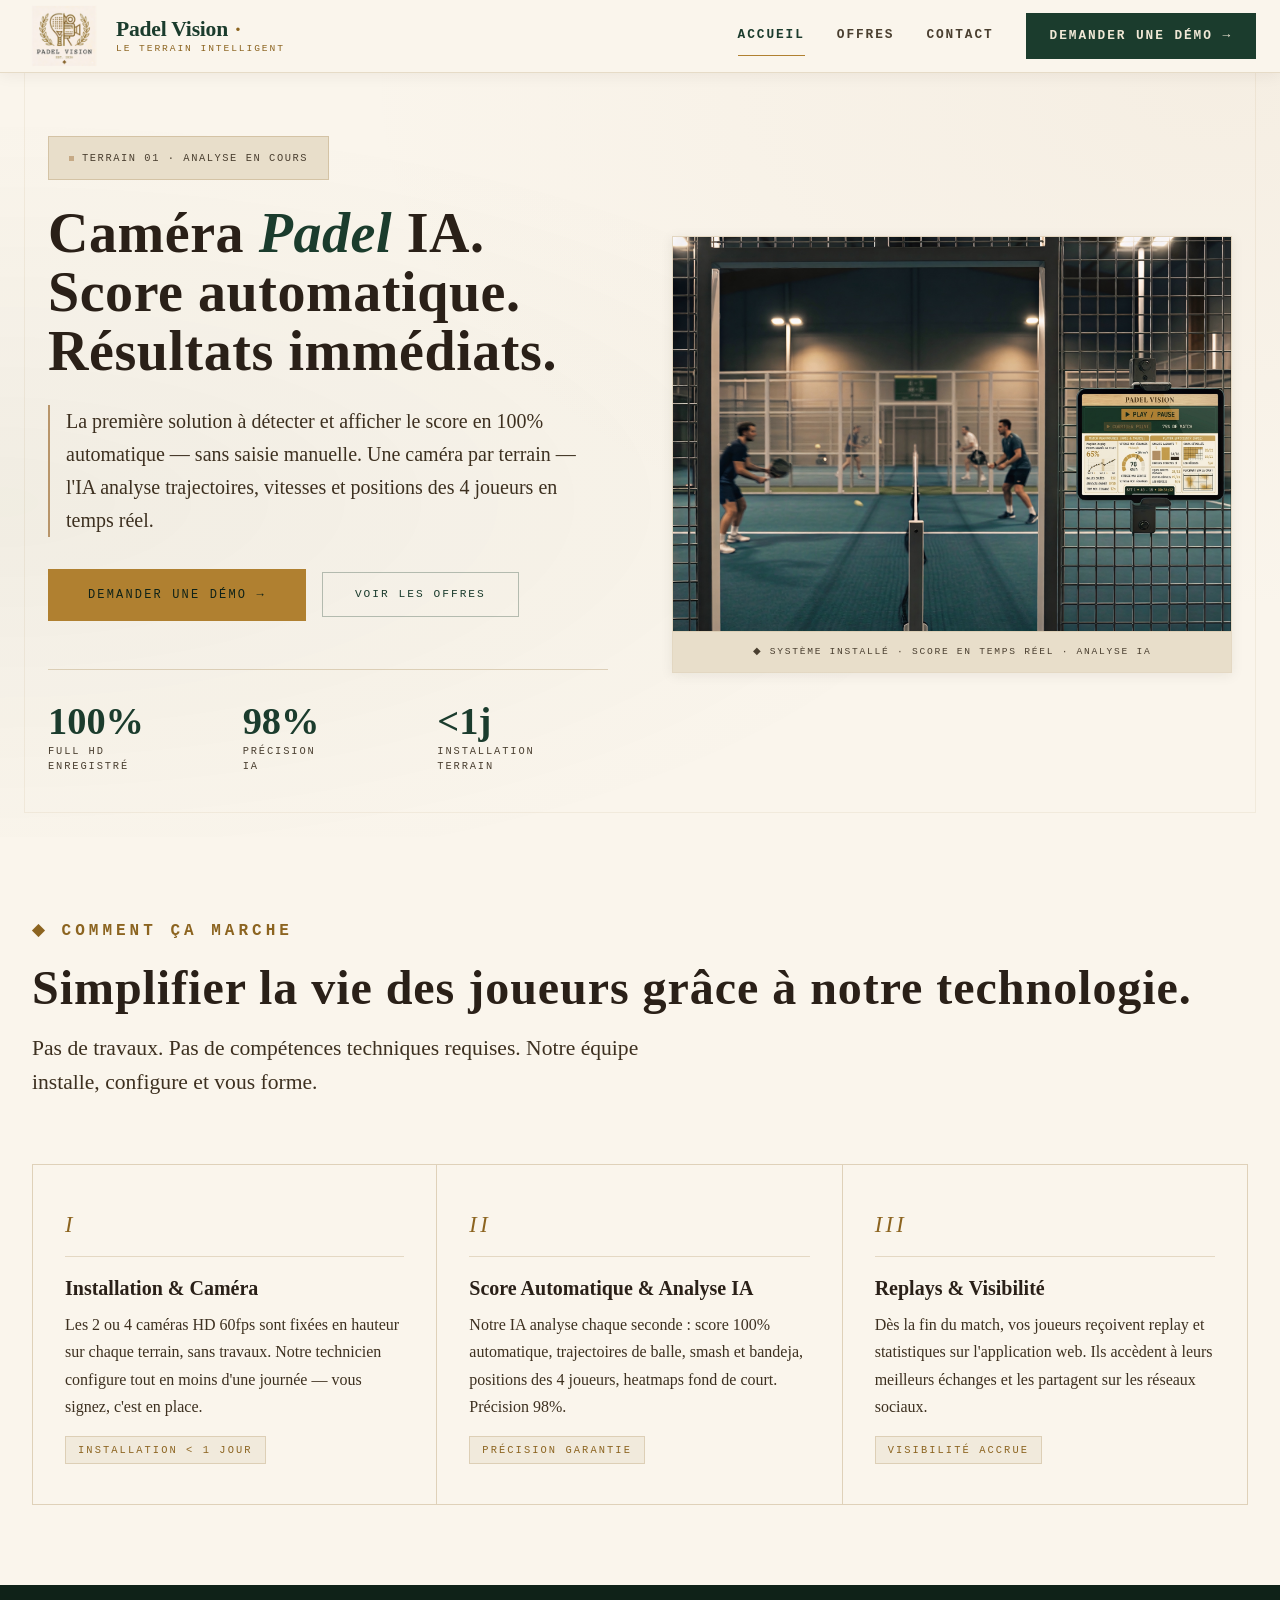
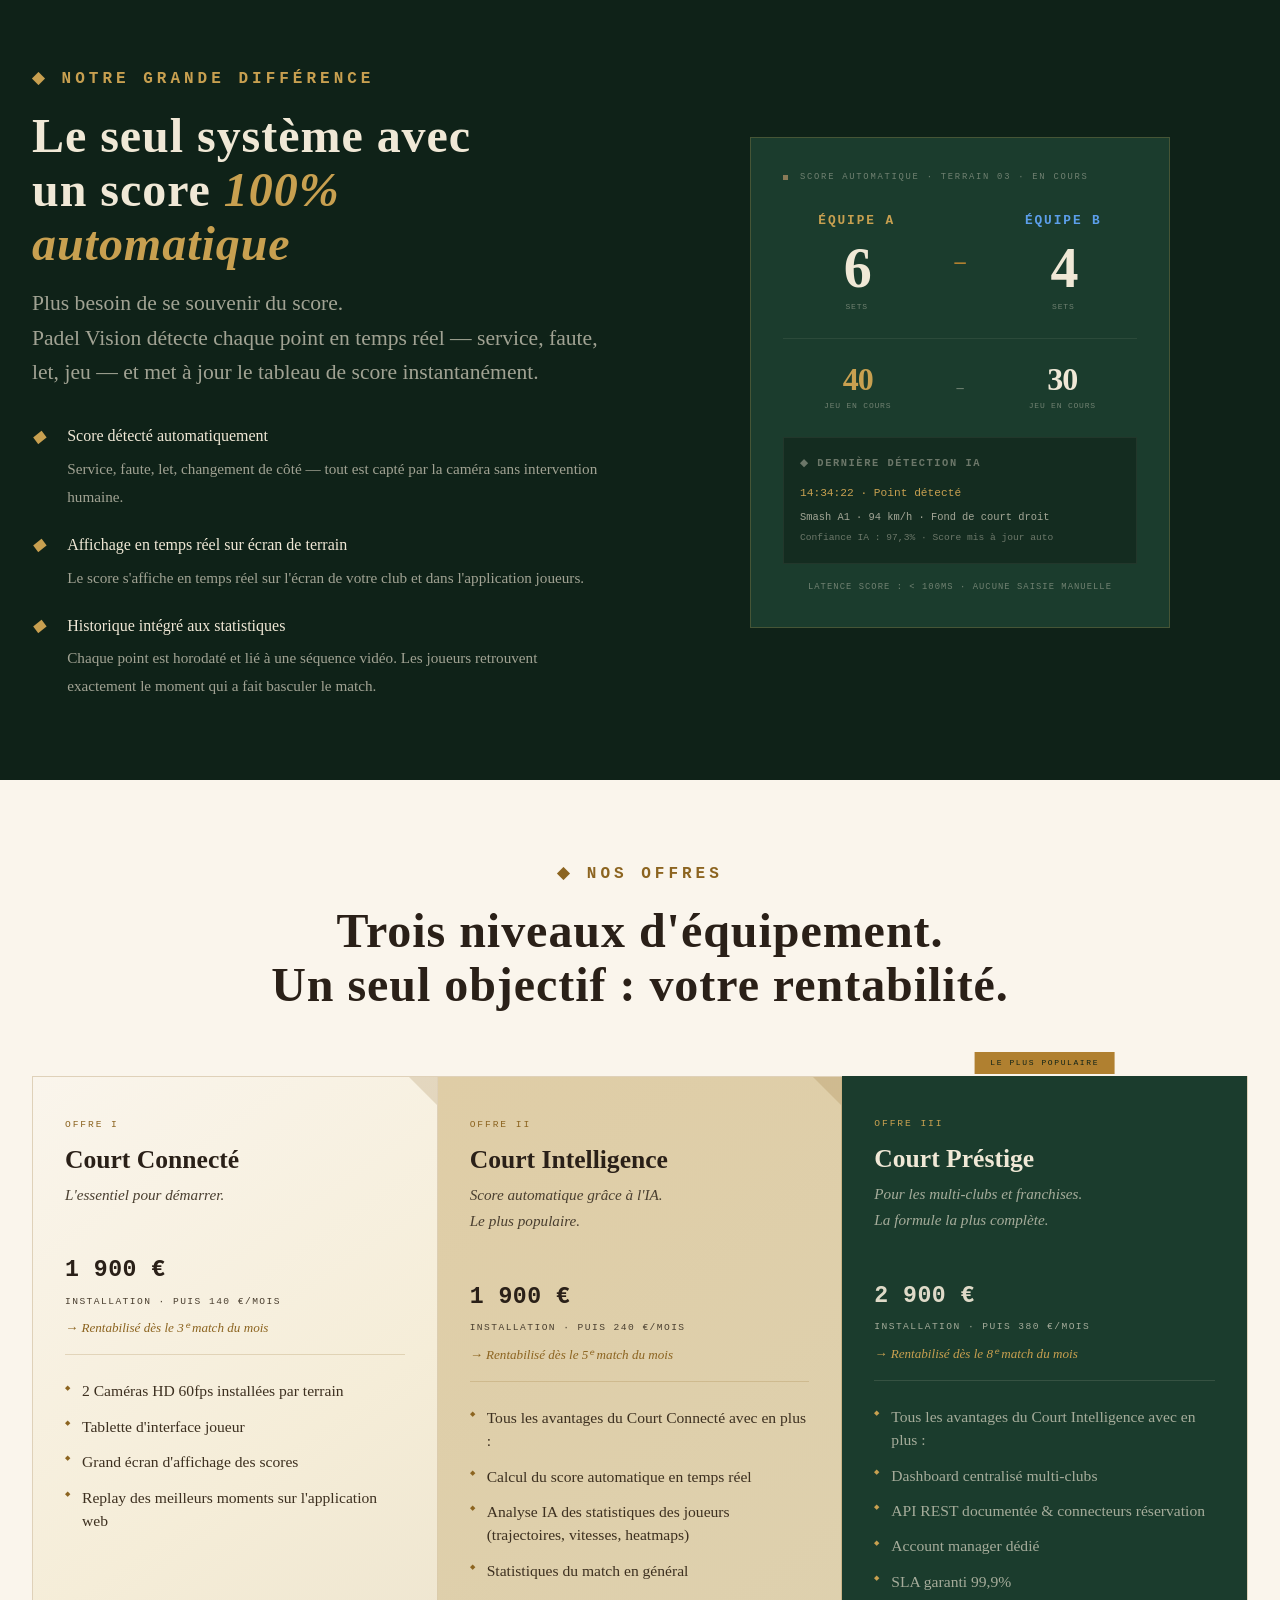
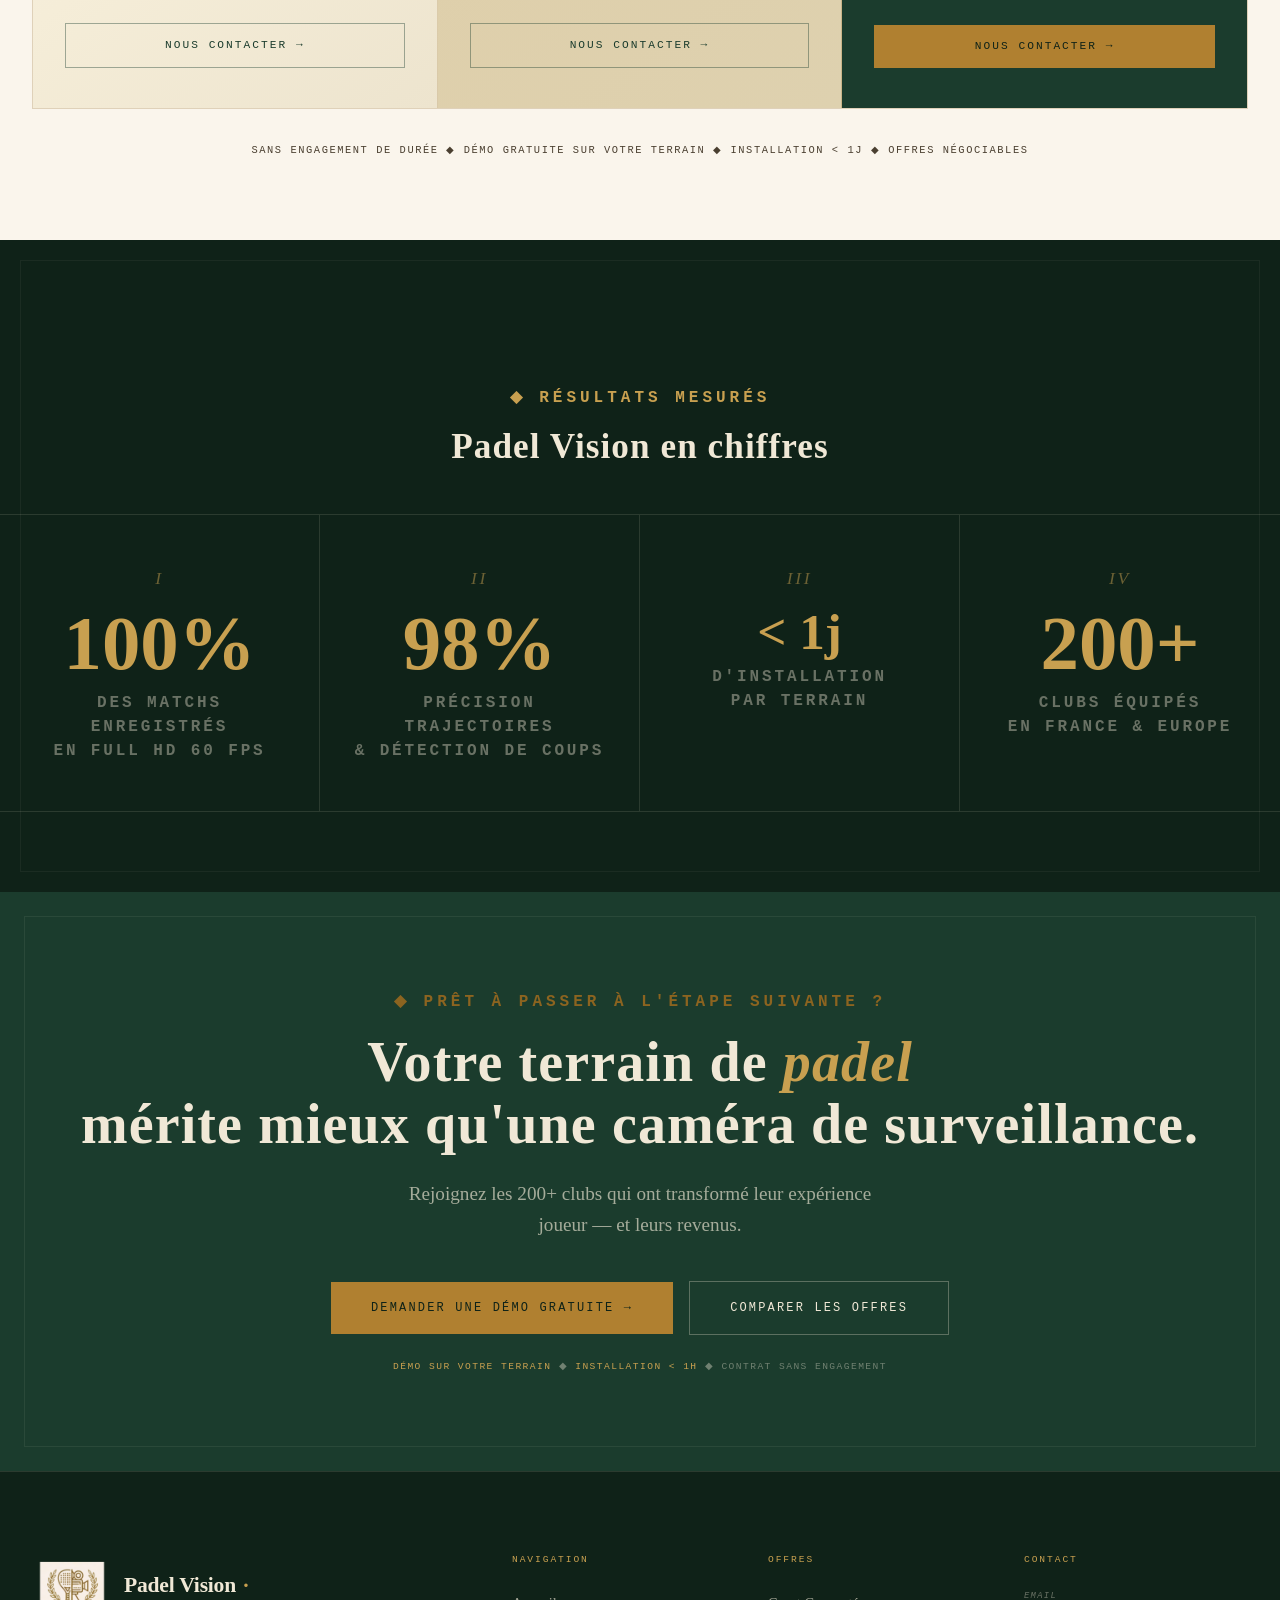
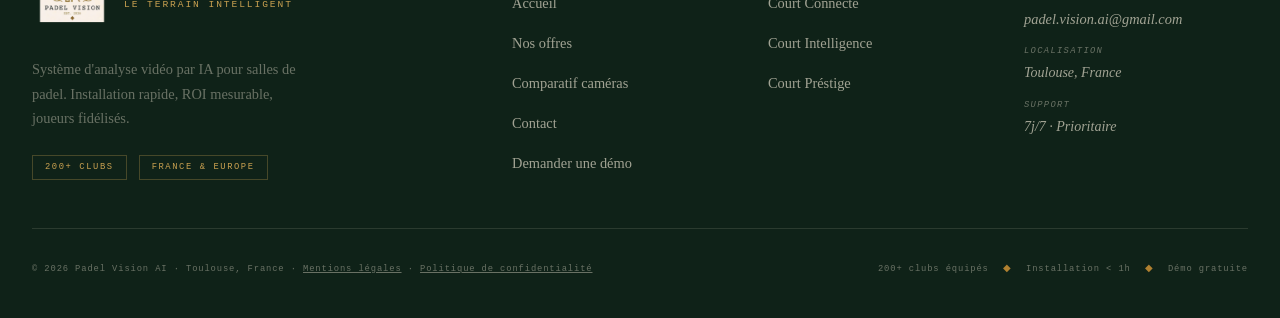
<file: index.html>
<!DOCTYPE html>
<html lang="fr">
<head>
  <meta charset="UTF-8">
  <meta name="viewport" content="width=device-width, initial-scale=1.0">
  <title>Caméra Padel IA — Analyse Vidéo Automatique | Padel Vision</title>
  <meta name="description" content="Padel Vision équipe vos terrains de caméras IA HD. Score 100% automatique grâce à l'IA. Vidéo HD 60fps, statistiques avancées, revenus additionnels. Installation rapide.">
  <link rel="canonical" href="https://padelvisionai.com/">
  <meta name="robots" content="index, follow, max-snippet:-1, max-image-preview:large, max-video-preview:-1">
  <meta property="og:title" content="Padel Vision — IA pour Clubs de Padel">
  <meta property="og:description" content="Système d'analyse vidéo par IA pour salles de padel. Installation rapide, ROI en 6 mois.">
  <meta property="og:url" content="https://padelvisionai.com/">
  <meta property="og:image" content="https://padelvisionai.com/assets/images/og-padelvision.png">
  <meta property="og:image:width" content="1200">
  <meta property="og:image:height" content="630">
  <meta name="twitter:card" content="summary_large_image">
  <meta name="twitter:image" content="https://padelvisionai.com/assets/images/og-padelvision.png">
  <meta name="twitter:title" content="Caméra Padel IA — Score Automatique | Padel Vision">
  <meta name="twitter:description" content="Système d'analyse vidéo IA pour clubs de padel. Score 100% automatique grâce à l'IA. Vidéo HD 60fps, statistiques avancées, revenus additionnels. Installation rapide.">
  <meta property="og:type" content="website">
  <link rel="preconnect" href="https://fonts.googleapis.com">
  <link rel="preconnect" href="https://fonts.gstatic.com" crossorigin>
  <link rel="icon" type="image/x-icon" href="assets/logo-assets/favicons/favicon.ico">
  <link rel="icon" type="image/png" sizes="32x32" href="assets/logo-assets/favicons/favicon-32x32.png">
  <link rel="icon" type="image/png" sizes="16x16" href="assets/logo-assets/favicons/favicon-16x16.png">
  <link rel="apple-touch-icon" sizes="180x180" href="assets/logo-assets/favicons/apple-touch-icon.png">
  <link rel="stylesheet" href="style.css">
  <script>
    window.axeptioSettings= {
      clientId:"69b87748b073eb02a3dea7c2",
      cookiesVersion:"a2b4c4d4-c653-452c-8bfd-c8751a5b02eb",
      googleConsentMode:{
        default:{
          analytics_storage:"denied",
          ad_storage:"denied",
          ad_user_data:"denied",
          ad_personalization:"denied",
          wait_for_update:500
        }
      }
    };
    (function(d,s) {
      var t = d.getElementsByTagName(s)[0],e = d.createElement(s);
      e.async = true;e.src = "https://static.axept.io/sdk.js";
      t.parentNode.insertBefore(e, t);
    })(document, "script");
  </script>

  <!-- Google Tag Manager -->
  <script>
    (function(w,d,s,l,i){
      w[l]=w[l]||[];
      w[l].push({'gtm.start': new Date().getTime(),event:'gtm.js'});
      var f=d.getElementsByTagName(s)[0],j=d.createElement(s),dl=l!='dataLayer'?'&l='+l:'';
      j.async=true;j.src='https://www.googletagmanager.com/gtm.js?id='+i+dl;
      f.parentNode.insertBefore(j,f);
    })(window,document,'script','dataLayer','GTM-KP7WVV88');
  </script>

  <script type="application/ld+json">
  {
    "@context": "https://schema.org",
    "@graph": [
      {
        "@type": "Organization",
        "@id": "https://padelvisionai.com/#organization",
        "name": "Padel Vision AI",
        "alternateName": "Padel Vision",
        "url": "https://padelvisionai.com",
        "email": "padel.vision.ai@gmail.com",
        "logo": {
          "@type": "ImageObject",
          "url": "https://padelvisionai.com/assets/images/og-padelvision.png",
          "width": 1200,
          "height": 630
        },
        "address": {
          "@type": "PostalAddress",
          "addressLocality": "Toulouse",
          "addressRegion": "Occitanie",
          "addressCountry": "FR"
        },
        "contactPoint": {
          "@type": "ContactPoint",
          "email": "padel.vision.ai@gmail.com",
          "contactType": "sales",
          "availableLanguage": "French",
          "areaServed": "FR"
        },
        "description": "Système d'analyse vidéo par IA pour salles de padel. Score 100% automatique, replays annotés, statistiques avancées, revenus additionnels pour clubs."
      },
      {
        "@type": "WebSite",
        "@id": "https://padelvisionai.com/#website",
        "name": "Padel Vision AI",
        "url": "https://padelvisionai.com",
        "inLanguage": "fr",
        "publisher": { "@id": "https://padelvisionai.com/#organization" },
        "potentialAction": {
          "@type": "SearchAction",
          "target": {
            "@type": "EntryPoint",
            "urlTemplate": "https://padelvisionai.com/?s={search_term_string}"
          },
          "query-input": "required name=search_term_string"
        }
      },
      {
        "@type": "WebPage",
        "@id": "https://padelvisionai.com/#webpage",
        "url": "https://padelvisionai.com/",
        "name": "Caméra Padel IA — Analyse Vidéo Automatique | Padel Vision",
        "isPartOf": { "@id": "https://padelvisionai.com/#website" },
        "about": { "@id": "https://padelvisionai.com/#organization" },
        "description": "Padel Vision équipe vos terrains de caméras IA HD. Score 100% automatique grâce à l'IA. Vidéo HD 60fps, statistiques avancées, revenus additionnels. Installation rapide.",
        "inLanguage": "fr",
        "datePublished": "2025-01-01",
        "dateModified": "2026-03-27"
      },
      {
        "@type": "BreadcrumbList",
        "@id": "https://padelvisionai.com/#breadcrumb",
        "itemListElement": [
          { "@type": "ListItem", "position": 1, "name": "Accueil", "item": "https://padelvisionai.com/" }
        ]
      },
      {
        "@type": "SoftwareApplication",
        "@id": "https://padelvisionai.com/#app",
        "name": "Padel Vision — Application Joueurs",
        "applicationCategory": "SportsApplication",
        "operatingSystem": "iOS, Android",
        "description": "Replay automatique post-match annoté par IA, statistiques avancées (trajectoires, vitesses, heatmaps), évolution de niveau sur la saison.",
        "offers": {
          "@type": "Offer",
          "price": "0",
          "priceCurrency": "EUR"
        },
        "publisher": { "@id": "https://padelvisionai.com/#organization" }
      },
      {
        "@type": "Product",
        "@id": "https://padelvisionai.com/#product-camera",
        "name": "Système Caméra Padel Vision AI",
        "description": "Caméra HD 60fps avec analyse IA en temps réel pour terrains de padel. Détection automatique du score, trajectoires de balle, heatmaps et statistiques avancées.",
        "brand": { "@type": "Brand", "name": "Padel Vision AI" },
        "manufacturer": { "@id": "https://padelvisionai.com/#organization" },
        "category": "Caméra de sport intelligente",
        "offers": {
          "@type": "AggregateOffer",
          "offerCount": 3,
          "lowPrice": "1900",
          "highPrice": "2900",
          "priceCurrency": "EUR",
          "availability": "https://schema.org/InStock",
          "url": "https://padelvisionai.com/products.html",
          "seller": { "@id": "https://padelvisionai.com/#organization" }
        }
      },
      {
        "@type": "Service",
        "@id": "https://padelvisionai.com/#service",
        "name": "Système d'analyse vidéo IA pour clubs de padel",
        "url": "https://padelvisionai.com/products.html",
        "description": "Installation de caméras IA sur terrains de padel avec analyse en temps réel, score automatique, replays annotés et statistiques avancées pour les joueurs.",
        "provider": { "@id": "https://padelvisionai.com/#organization" },
        "serviceType": "Analyse vidéo sportive par intelligence artificielle",
        "areaServed": [
          { "@type": "Country", "name": "France" },
          { "@type": "Continent", "name": "Europe" }
        ],
        "audience": {
          "@type": "Audience",
          "audienceType": "Gérants et propriétaires de clubs de padel"
        }
      }
    ]
  }
  </script>
</head>
<body>
<!-- Google Tag Manager (noscript) -->
<noscript>
  <iframe src="https://www.googletagmanager.com/ns.html?id=GTM-KP7WVV88"
    height="0" width="0" style="display:none;visibility:hidden">
  </iframe>
</noscript>
<!-- End Google Tag Manager (noscript) -->

<!-- Skip navigation -->
<a href="#main-content" class="skip-link">Aller au contenu principal</a>

<!-- ═══ HEADER ═══ -->
<header class="site-header" id="site-header" role="banner">
  <div class="header__inner">
    <!-- Logo -->
    <a href="/" class="logo" aria-label="Padel Vision — Accueil">
      <img
        src="assets/logo-assets/website/Web-Icon-192_192x192.png"
        srcset="assets/logo-assets/website/Web-Icon-512_512x512.png 2x"
        alt=""
        class="logo__img"
        aria-hidden="true"
        width="40" height="40">
      <span class="logo__text">
        <span class="logo__name">Padel Vision <span class="logo__dot" aria-hidden="true">·</span></span>
        <span class="logo__sub" aria-hidden="true">Le terrain intelligent</span>
      </span>
    </a>

    <!-- Desktop nav -->
    <nav class="nav" aria-label="Navigation principale">
      <a href="/" class="nav__link" aria-current="page">Accueil</a>
      <a href="products.html" class="nav__link">Offres</a>
      <!-- <a href="comparatif-cameras-padel.html" class="nav__link">Comparatif</a> -->
      <a href="contact.html" class="nav__link">Contact</a>
      <a href="contact.html" class="nav__cta" aria-label="Demander une démonstration gratuite">Demander une démo →</a>
    </nav>

    <!-- Hamburger -->
    <button class="hamburger" id="hamburger" aria-expanded="false" aria-controls="mobile-menu" aria-label="Ouvrir le menu">
      <span class="hamburger__line" aria-hidden="true"></span>
      <span class="hamburger__line" aria-hidden="true"></span>
      <span class="hamburger__line" aria-hidden="true"></span>
    </button>
  </div>
</header>

<!-- Mobile menu -->
<nav class="mobile-menu" id="mobile-menu" aria-hidden="true" aria-label="Menu mobile">
  <a href="/" class="mobile-menu__link" aria-current="page">Accueil</a>
  <a href="products.html" class="mobile-menu__link">Offres</a>
  <!-- <a href="comparatif-cameras-padel.html" class="mobile-menu__link">Comparatif</a> -->
  <a href="contact.html" class="mobile-menu__link">Contact</a>
  <a href="contact.html" class="mobile-menu__cta">Demander une démo →</a>
</nav>

<!-- ═══ MAIN ═══ -->
<main id="main-content">

<!-- ═══ HERO ═══ -->
<section class="hero" aria-label="Introduction Padel Vision" data-track-section="hero">
  <div class="hero__inner">

    <!-- Left: text -->
    <div class="hero__content">
      <div class="hero__eyebrow reveal">
        <div class="live-badge" role="status" aria-live="polite">
          <span class="live-badge__dot" aria-hidden="true"></span>
          <span>Terrain 01 · Analyse en cours</span>
        </div>
      </div>

      <h1 class="hero__title reveal reveal--delay-1">
        Caméra <em>Padel</em> IA.<br>Score automatique.<br>Résultats immédiats.
      </h1>

      <p class="hero__lead reveal reveal--delay-2">
        La première solution à détecter et afficher le score en 100% automatique — sans saisie manuelle. Une caméra par terrain — l'IA analyse trajectoires, vitesses et positions des 4 joueurs en temps réel.
      </p>

      <div class="hero__actions reveal reveal--delay-3">
        <a href="contact.html" class="btn btn--primary btn--lg">Demander une démo →</a>
        <a href="products.html" class="btn btn--outline">Voir les offres</a>
      </div>

      <!-- Stats strip -->
      <div class="hero__stats reveal reveal--delay-4" aria-label="Chiffres clés Padel Vision">
        <div class="hero-stat">
          <div class="hero-stat__value">100%</div>
          <div class="hero-stat__label">Full HD<br>enregistré</div>
        </div>
        <div class="hero-stat">
          <div class="hero-stat__value">98%</div>
          <div class="hero-stat__label">précision<br>IA</div>
        </div>
        <div class="hero-stat">
          <div class="hero-stat__value">&lt;1j</div>
          <div class="hero-stat__label">installation<br>terrain</div>
        </div>
      </div>
    </div>

    <!-- Right: Product photo -->
    <div class="hero__visual reveal reveal--delay-2">
      <figure class="hero__product-figure">
        <img
          src="assets/images/image_reel_padel_vision.jpg"
          alt="Écran Padel Vision affiché en temps réel sur la grille d'un court de padel, avec les joueurs en arrière-plan"
          class="hero__product-img"
          width="600"
          height="450"
          loading="eager"
        >
        <figcaption class="hero__product-caption">◆ Système installé · Score en temps réel · Analyse IA</figcaption>
      </figure>
    </div>
    </div>

  </div>
</section>

<!-- ═══ HOW IT WORKS ═══ -->
<section class="section" id="comment-ca-marche" aria-labelledby="how-title" data-track-section="comment_ca_marche">
  <div class="container">
    <div class="section__header reveal">
      <div class="section__eyebrow">◆ Comment ça marche</div>
      <h2 class="section__title" id="how-title">Simplifier la vie des joueurs grâce à notre technologie.</h2>
      <p class="section__lead">Pas de travaux. Pas de compétences techniques requises. Notre équipe installe, configure et vous forme.</p>
    </div>

    <div class="steps-grid">
      <div class="step reveal reveal--delay-1">
        <span class="step__icon" aria-hidden="true">I</span>
        <h3 class="step__title">Installation &amp; Caméra</h3>
        <p class="step__desc">Les 2 ou 4 caméras HD 60fps sont fixées en hauteur sur chaque terrain, sans travaux. Notre technicien configure tout en moins d'une journée — vous signez, c'est en place.</p>
        <span class="step__tag">Installation &lt; 1 jour</span>
      </div>

      <div class="step reveal reveal--delay-2">
        <span class="step__icon" aria-hidden="true">II</span>
        <h3 class="step__title">Score Automatique &amp; Analyse IA</h3>
        <p class="step__desc">Notre IA analyse chaque seconde : score 100% automatique, trajectoires de balle, smash et bandeja, positions des 4 joueurs, heatmaps fond de court. Précision 98%.</p>
        <span class="step__tag">Précision garantie</span>
      </div>

      <div class="step reveal reveal--delay-3">
        <span class="step__icon" aria-hidden="true">III</span>
        <h3 class="step__title">Replays &amp; Visibilité</h3>
        <p class="step__desc">Dès la fin du match, vos joueurs reçoivent replay et statistiques sur l'application web. Ils accèdent à leurs meilleurs échanges et les partagent sur les réseaux sociaux.</p>
        <span class="step__tag">Visibilité accrue</span>
      </div>
    </div>
  </div>
</section>

<!-- ═══ AI SCORING DIFFERENTIATOR ═══ -->
<section class="section section--dark" aria-labelledby="scoring-title" data-track-section="score_automatique">
  <div class="container">
    <div class="scoring-layout">

      <!-- Left: text -->
      <div class="reveal">
        <div class="section__eyebrow" style="color:var(--gold-light);">◆ Notre grande différence</div>
        <h2 class="section__title" id="scoring-title" style="color:var(--parchment);">
          Le seul système avec<br> un score <em style="color:var(--gold-light);font-style:italic;">100% automatique</em>
        </h2>
        <p class="section__lead" style="color:var(--on-dark-2);">
          Plus besoin de se souvenir du score. <br> Padel Vision détecte chaque point en temps réel — service, faute, let, jeu — et met à jour le tableau de score instantanément.
        </p>

        <div class="scoring-features">
          <div class="scoring-feature">
            <span class="scoring-feature__icon" aria-hidden="true">◆</span>
            <div>
              <strong class="scoring-feature__title">Score détecté automatiquement</strong>
              <span class="scoring-feature__desc">Service, faute, let, changement de côté — tout est capté par la caméra sans intervention humaine.</span>
            </div>
          </div>
          <div class="scoring-feature">
            <span class="scoring-feature__icon" aria-hidden="true">◆</span>
            <div>
              <strong class="scoring-feature__title">Affichage en temps réel sur écran de terrain</strong>
              <span class="scoring-feature__desc">Le score s'affiche en temps réel sur l'écran de votre club et dans l'application joueurs.</span>
            </div>
          </div>
          <div class="scoring-feature">
            <span class="scoring-feature__icon" aria-hidden="true">◆</span>
            <div>
              <strong class="scoring-feature__title">Historique intégré aux statistiques</strong>
              <span class="scoring-feature__desc">Chaque point est horodaté et lié à une séquence vidéo. Les joueurs retrouvent exactement le moment qui a fait basculer le match.</span>
            </div>
          </div>
        </div>
      </div>

      <!-- Right: score display mockup -->
      <div class="reveal reveal--delay-2" aria-hidden="true">
        <div class="score-mockup">
          <!-- Header label -->
          <div class="score-mockup__header">
            <span class="live-badge__dot" style="display:inline-block;flex-shrink:0;"></span>
            Score automatique · Terrain 03 · En cours
          </div>

          <!-- Score board sets -->
          <div class="score-mockup__sets">
            <div class="score-mockup__team">
              <div class="score-mockup__team-label" style="color:var(--gold-light);">ÉQUIPE A</div>
              <div class="score-mockup__big-num">6</div>
              <div class="score-mockup__sub">Sets</div>
            </div>
            <div class="score-mockup__sep">–</div>
            <div class="score-mockup__team">
              <div class="score-mockup__team-label" style="color:rgba(100,170,255,0.9);">ÉQUIPE B</div>
              <div class="score-mockup__big-num">4</div>
              <div class="score-mockup__sub">Sets</div>
            </div>
          </div>

          <div class="score-mockup__divider"></div>

          <!-- Current game score -->
          <div class="score-mockup__game">
            <div class="score-mockup__team">
              <div class="score-mockup__game-num" id="score-display-a">40</div>
              <div class="score-mockup__sub">Jeu en cours</div>
            </div>
            <div class="score-mockup__sep" style="font-size:0.9rem;color:var(--on-dark-3);">–</div>
            <div class="score-mockup__team">
              <div class="score-mockup__game-num" style="color:var(--parchment);">30</div>
              <div class="score-mockup__sub">Jeu en cours</div>
            </div>
          </div>

          <!-- AI detection log -->
          <div class="score-mockup__log">
            <div class="score-mockup__log-title">◆ Dernière détection IA</div>
            <div id="detection-time" style="font-family:var(--font-mono);font-size:0.7rem;color:var(--gold-light);">14:34:22 · Point détecté</div>
            <div id="detection-event" style="font-family:var(--font-mono);font-size:0.65rem;color:var(--on-dark-2);margin-top:0.25rem;">Smash A1 · 94 km/h · Fond de court droit</div>
            <div style="font-family:var(--font-mono);font-size:0.6rem;color:var(--on-dark-3);margin-top:0.25rem;">Confiance IA : <span id="detection-confidence">97,3%</span> · Score mis à jour auto</div>
          </div>

          <div class="score-mockup__footer">
            Latence score : &lt; 100ms · Aucune saisie manuelle
          </div>
        </div>
      </div>

    </div>
  </div>
</section>

<!-- ═══ PRICING ═══ -->
<section class="section" id="offres" aria-labelledby="pricing-title" data-track-section="tarifs">
  <div class="container">
    <div class="section__header reveal" style="text-align:center;">
      <div class="section__eyebrow" style="justify-content:center;">◆ Nos Offres</div>
      <h2 class="section__title" id="pricing-title">Trois niveaux d'équipement.<br>Un seul objectif : votre rentabilité.</h2>
    </div>

    <div class="pricing-grid reveal" style="margin-top:2rem;">

      <!-- Produit 1: Court Connecté -->
      <div class="pricing-card">
        <div class="pricing-card__eyebrow">Offre I</div>
        <h3 class="pricing-card__name">Court Connecté</h3>
        <p class="pricing-card__tagline">L'essentiel pour démarrer.</p>
        <div style="margin:1.1rem 0 0.9rem;">
          <div style="font-family:'Courier Prime',monospace;font-size:1.45rem;font-weight:700;letter-spacing:0.02em;color:var(--text-body);">1 900 €</div>
          <div style="font-family:'Courier Prime',monospace;font-size:0.6rem;letter-spacing:0.15em;text-transform:uppercase;color:var(--warm-gray);margin-top:0.2rem;">installation · puis 140 €/mois</div>
          <div style="font-family:var(--font-refined);font-size:0.82rem;font-style:italic;color:var(--gold);margin-top:0.4rem;">→ Rentabilisé dès le 3ᵉ match du mois</div>
        </div>
        <div class="pricing-card__rule"></div>
        <ul class="pricing-card__features" role="list">
          <li class="pricing-feature">2 Caméras HD 60fps installées par terrain</li>
          <li class="pricing-feature">Tablette d'interface joueur</li>
          <li class="pricing-feature">Grand écran d'affichage des scores</li>
          <li class="pricing-feature">Replay des meilleurs moments sur l'application web</li>
        </ul>
        <div class="pricing-card__cta">
          <a href="contact.html" class="btn btn--outline-dark" style="display:block;text-align:center;">Nous contacter →</a>
        </div>
      </div>

      <!-- Produit 2: Court Intelligence (featured) -->
      <div class="pricing-card pricing-card--popular" aria-label="Offre recommandée">
        <div class="pricing-card__eyebrow">Offre II</div>
        <h3 class="pricing-card__name">Court Intelligence</h3>
        <p class="pricing-card__tagline">Score automatique grâce à l'IA.<br> Le plus populaire.</p>
        <div style="margin:1.1rem 0 0.9rem;">
          <div style="font-family:'Courier Prime',monospace;font-size:1.45rem;font-weight:700;letter-spacing:0.02em;color:var(--text-body);">1 900 €</div>
          <div style="font-family:'Courier Prime',monospace;font-size:0.6rem;letter-spacing:0.15em;text-transform:uppercase;color:var(--warm-gray);margin-top:0.2rem;">installation · puis 240 €/mois</div>
          <div style="font-family:var(--font-refined);font-size:0.82rem;font-style:italic;color:var(--gold);margin-top:0.4rem;">→ Rentabilisé dès le 5ᵉ match du mois</div>
        </div>
        <div class="pricing-card__rule"></div>
        <ul class="pricing-card__features" role="list">
          <li class="pricing-feature">Tous les avantages du Court Connecté avec en plus :</li>
          <li class="pricing-feature">Calcul du score automatique en temps réel</li>
          <li class="pricing-feature">Analyse IA des statistiques des joueurs (trajectoires, vitesses, heatmaps)</li>
          <li class="pricing-feature">Statistiques du match en général</li>
        </ul>
        <div class="pricing-card__cta">
          <a href="contact.html" class="btn btn--outline-dark" style="display:block;text-align:center;">Nous contacter →</a>
        </div>
      </div>

      <!-- Produit 3: Court Préstige -->
      <div class="pricing-card pricing-card--featured">
        <div class="pricing-card__eyebrow">Offre III</div>
        <h3 class="pricing-card__name">Court Préstige</h3>
        <p class="pricing-card__tagline">Pour les multi-clubs et franchises.<br>La formule la plus complète.</p>
        <div style="margin:1.1rem 0 0.9rem;">
          <div style="font-family:’Courier Prime’,monospace;font-size:1.45rem;font-weight:700;letter-spacing:0.02em;">2 900 €</div>
          <div style="font-family:’Courier Prime’,monospace;font-size:0.6rem;letter-spacing:0.15em;text-transform:uppercase;opacity:0.7;margin-top:0.2rem;">installation · puis 380 €/mois</div>
          <div style="font-family:var(--font-refined);font-size:0.82rem;font-style:italic;color:var(--gold-light);margin-top:0.4rem;">→ Rentabilisé dès le 8ᵉ match du mois</div>
        </div>
        <div class="pricing-card__rule"></div>
        <ul class="pricing-card__features" role="list">
          <li class="pricing-feature">Tous les avantages du Court Intelligence avec en plus :</li>
          <li class="pricing-feature">Dashboard centralisé multi-clubs</li>
          <li class="pricing-feature">API REST documentée &amp; connecteurs réservation</li>
          <li class="pricing-feature">Account manager dédié</li>
          <li class="pricing-feature">SLA garanti 99,9%</li>
        </ul>
        <div class="pricing-card__cta">
          <a href="contact.html" class="btn  btn--primary" style="display:block;text-align:center;">Nous contacter →</a>
        </div>
      </div>

    </div>

    <p style="text-align:center;margin-top:2rem;font-family:'Courier Prime',monospace;font-size:0.65rem;letter-spacing:0.15em;text-transform:uppercase;color:var(--warm-gray);">
      Sans engagement de durée ◆ Démo gratuite sur votre terrain ◆ Installation &lt; 1j ◆ Offres négociables
    </p>
  </div>
</section>

<!-- ═══ SCOREBOARD / KEY FIGURES ═══ -->
<section class="scoreboard section" aria-labelledby="scoreboard-title" data-track-section="chiffres_cles">
  <div class="scoreboard__header">
    <div class="section__eyebrow" style="justify-content:center;color:var(--gold-light);">◆ Résultats Mesurés</div>
    <h2 class="scoreboard__title" id="scoreboard-title">Padel Vision en chiffres</h2>
  </div>

  <div class="stats-board" role="list" aria-label="Statistiques Padel Vision">
    <div class="stat-cell reveal" role="listitem">
      <div style="font-family:'Cormorant Garamond',Georgia,serif;font-size:1.1rem;font-style:italic;letter-spacing:0.15em;color:rgba(200,160,80,0.5);margin-bottom:0.75rem;" aria-hidden="true">I</div>
      <div class="stat-cell__value" data-count="100" data-suffix="%">100%</div>
      <div class="stat-cell__label">des matchs enregistrés<br>en Full HD 60 fps</div>
    </div>
    <div class="stat-cell reveal reveal--delay-1" role="listitem">
      <div style="font-family:'Cormorant Garamond',Georgia,serif;font-size:1.1rem;font-style:italic;letter-spacing:0.15em;color:rgba(200,160,80,0.5);margin-bottom:0.75rem;" aria-hidden="true">II</div>
      <div class="stat-cell__value" data-count="98" data-suffix="%">98%</div>
      <div class="stat-cell__label">précision trajectoires<br>&amp; détection de coups</div>
    </div>
    <div class="stat-cell reveal reveal--delay-2" role="listitem">
      <div style="font-family:'Cormorant Garamond',Georgia,serif;font-size:1.1rem;font-style:italic;letter-spacing:0.15em;color:rgba(200,160,80,0.5);margin-bottom:0.75rem;" aria-hidden="true">III</div>
      <div class="stat-cell__value" style="font-size:clamp(2rem,4vw,3.5rem);">&lt; 1j</div>
      <div class="stat-cell__label">d'installation<br>par terrain</div>
    </div>
    <div class="stat-cell reveal reveal--delay-3" role="listitem">
      <div style="font-family:'Cormorant Garamond',Georgia,serif;font-size:1.1rem;font-style:italic;letter-spacing:0.15em;color:rgba(200,160,80,0.5);margin-bottom:0.75rem;" aria-hidden="true">IV</div>
      <div class="stat-cell__value" data-count="200" data-suffix="+">200+</div>
      <div class="stat-cell__label">clubs équipés<br>en France &amp; Europe</div>
    </div>
  </div>
</section>


<!-- ═══ CTA FINAL ═══ -->
<section class="cta-section" aria-labelledby="cta-title" data-track-section="cta_finale">
  <div class="container">
    <div class="section__eyebrow" style="justify-content:center;">◆ Prêt à passer à l'étape suivante ?</div>
    <h2 class="cta-section__title" id="cta-title">
      Votre terrain de <em>padel</em><br>mérite mieux qu'une caméra de surveillance.
    </h2>
    <p class="cta-section__lead">
      Rejoignez les 200+ clubs qui ont transformé leur expérience joueur — et leurs revenus.
    </p>
    <div class="cta-section__actions">
      <a href="contact.html" class="btn btn--primary btn--lg">Demander une démo gratuite →</a>
      <a href="products.html" class="btn btn--outline btn--lg">Comparer les offres</a>
    </div>
    <p class="cta-note">
      <span>Démo sur votre terrain</span> ◆ <span>Installation &lt; 1h</span> ◆ Contrat sans engagement
    </p>
  </div>
</section>

</main>

<!-- ═══ FOOTER ═══ -->
<footer class="site-footer" role="contentinfo">
  <div class="container">
    <div class="footer__grid">

      <div class="footer__brand">
        <a href="/" class="logo" aria-label="Padel Vision — Accueil">
          <img
        src="assets/logo-assets/website/Web-Icon-192_192x192.png"
        srcset="assets/logo-assets/website/Web-Icon-512_512x512.png 2x"
        alt=""
        class="logo__img"
        aria-hidden="true"
        width="40" height="40">
          <span class="logo__text">
            <span class="logo__name">Padel Vision <span class="logo__dot" aria-hidden="true">·</span></span>
            <span class="logo__sub" aria-hidden="true">Le terrain intelligent</span>
          </span>
        </a>
        <p class="footer__desc">Système d'analyse vidéo par IA pour salles de padel. Installation rapide, ROI mesurable, joueurs fidélisés.</p>
        <div style="display:flex;gap:0.75rem;align-items:center;flex-wrap:wrap;">
          <span class="label label--parchment">200+ clubs</span>
          <span class="label label--parchment">France &amp; Europe</span>
        </div>
      </div>

      <div>
        <div class="footer__heading">Navigation</div>
        <ul class="footer__links" role="list">
          <li><a href="/" class="footer__link">Accueil</a></li>
          <li><a href="products.html" class="footer__link">Nos offres</a></li>
          <li><a href="comparatif-cameras-padel.html" class="footer__link">Comparatif caméras</a></li>
          <li><a href="contact.html" class="footer__link">Contact</a></li>
          <li><a href="contact.html" class="footer__link">Demander une démo</a></li>
        </ul>
      </div>

      <div>
        <div class="footer__heading">Offres</div>
        <ul class="footer__links" role="list">
          <li><a href="products.html" class="footer__link">Court Connecté</a></li>
          <li><a href="products.html" class="footer__link">Court Intelligence</a></li>
          <li><a href="products.html" class="footer__link">Court Préstige</a></li>
        </ul>
      </div>

      <div>
        <div class="footer__heading">Contact</div>
        <address>
          <div class="footer__contact-item">
            <span class="footer__contact-label">Email</span>
            <a href="mailto:padel.vision.ai@gmail.com" class="footer__link">padel.vision.ai@gmail.com</a>
          </div>
          <div class="footer__contact-item">
            <span class="footer__contact-label">Localisation</span>
            <span>Toulouse, France</span>
          </div>
          <div class="footer__contact-item">
            <span class="footer__contact-label">Support</span>
            <span>7j/7 · Prioritaire</span>
          </div>
        </address>
      </div>

    </div>

    <div class="footer__bottom">
      <p class="footer__legal">
        © 2026 Padel Vision AI · Toulouse, France ·
        <a href="mentions-legales.html">Mentions légales</a> ·
        <a href="politique-de-confidentialite.html">Politique de confidentialité</a>
      </p>
      <p class="footer__legal" style="color:var(--on-dark-3);">
        200+ clubs équipés <span class="sep">◆</span> Installation &lt; 1h <span class="sep">◆</span> Démo gratuite
      </p>
    </div>
  </div>
</footer>
<script src="main.js" defer></script>
</body>
</html>
</file>
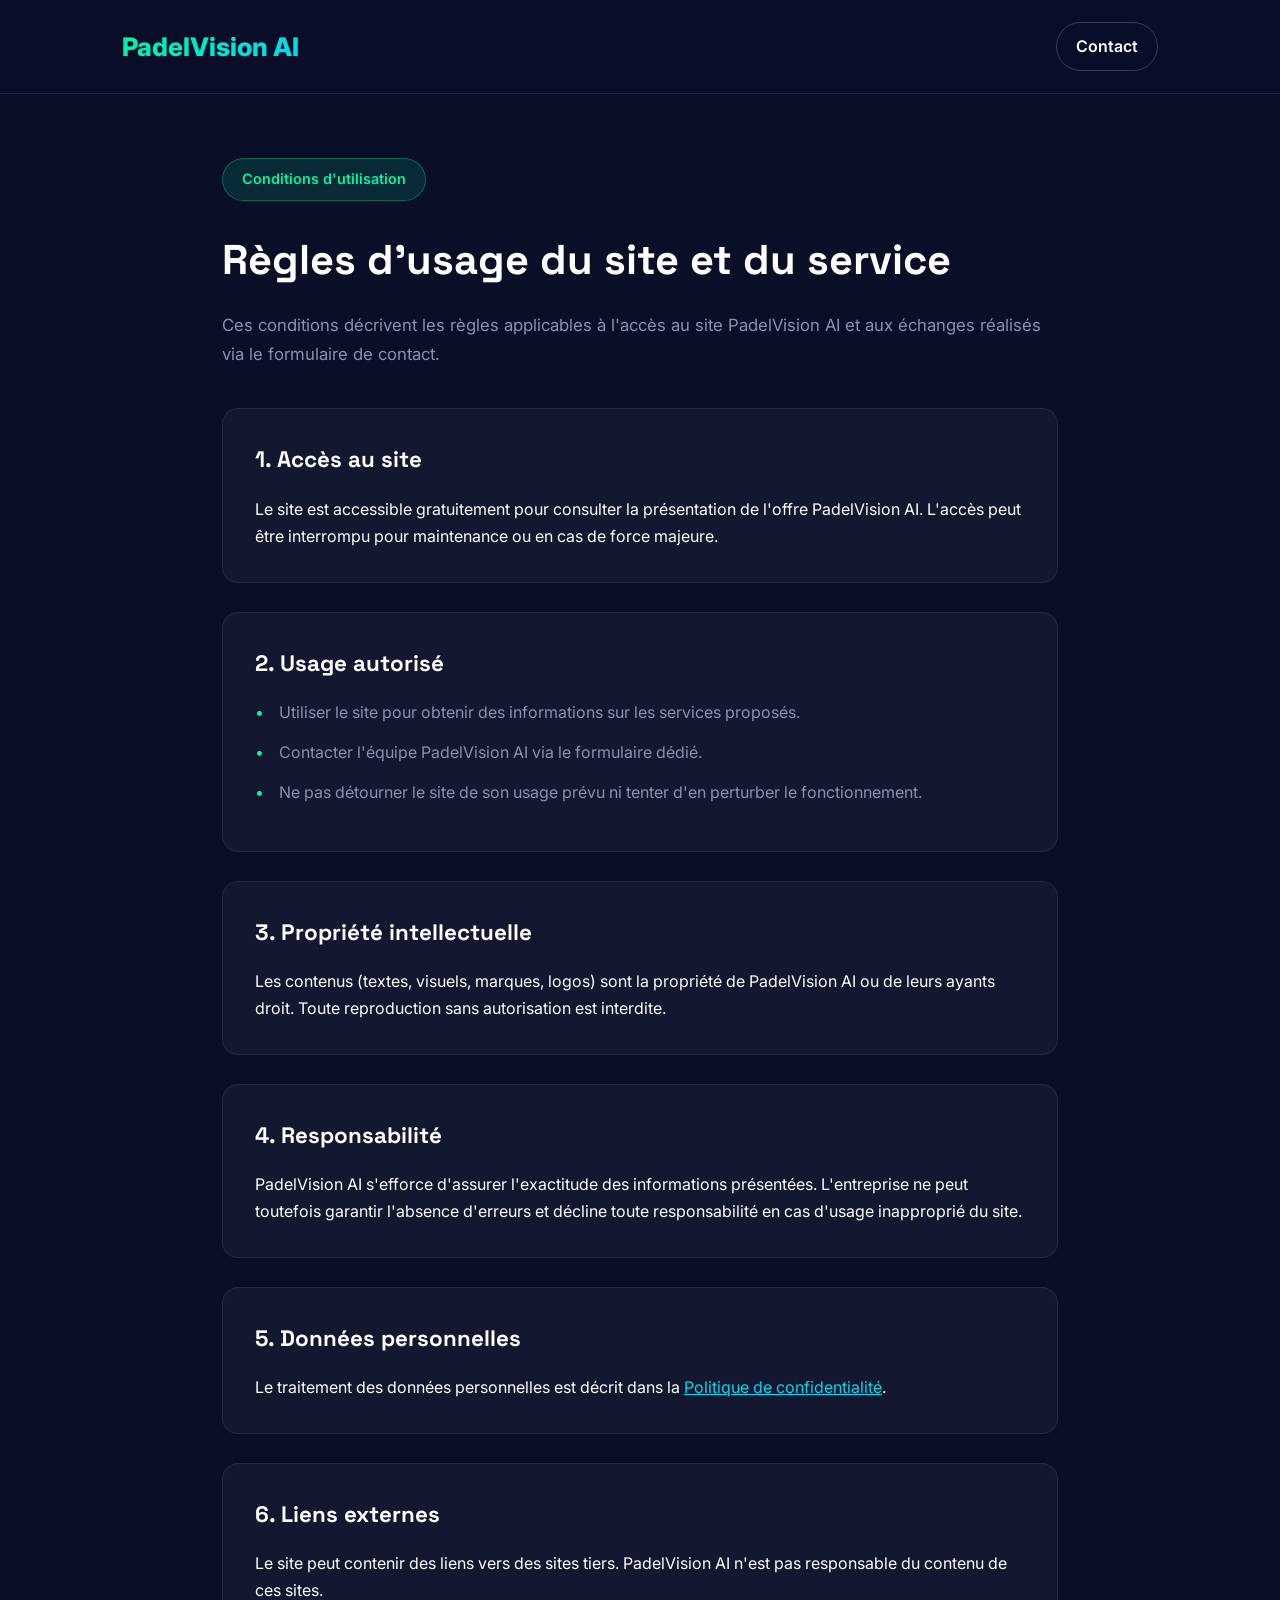
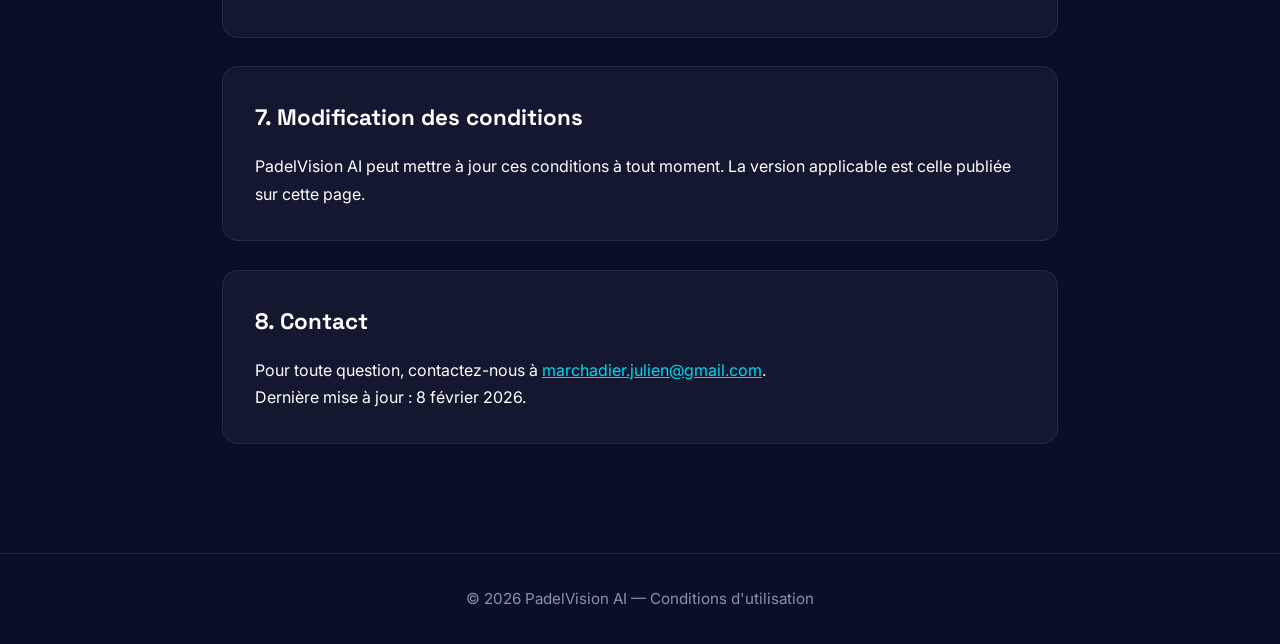
<file: conditions-utilisation.html>
<!DOCTYPE html>
<html lang="fr">
<head>
    <meta charset="UTF-8">
    <meta name="viewport" content="width=device-width, initial-scale=1.0">
    <meta name="description" content="Conditions d'utilisation - PadelVision AI">
    <title>PadelVision AI - Conditions d'utilisation</title>
    <link rel="preconnect" href="https://fonts.googleapis.com">
    <link rel="preconnect" href="https://fonts.gstatic.com" crossorigin>
    <link href="https://fonts.googleapis.com/css2?family=Inter:wght@300;400;500;600;700;800;900&family=Space+Grotesk:wght@400;500;600;700&display=swap" rel="stylesheet">
    <style>
        * {
            margin: 0;
            padding: 0;
            box-sizing: border-box;
        }

        :root {
            --primary: #00F5A0;
            --primary-dark: #00C47E;
            --secondary: #00D9F5;
            --dark: #0A0E27;
            --dark-light: #1A1F3A;
            --gray: #8B92AB;
            --white: #FFFFFF;
            --gradient-1: linear-gradient(135deg, #00F5A0 0%, #00D9F5 100%);
        }

        body {
            font-family: 'Inter', sans-serif;
            background-color: var(--dark);
            color: var(--white);
            line-height: 1.7;
            overflow-x: hidden;
        }

        h1, h2, h3 {
            font-family: 'Space Grotesk', sans-serif;
            font-weight: 700;
        }

        header {
            position: sticky;
            top: 0;
            z-index: 1000;
            background: rgba(10, 14, 39, 0.95);
            backdrop-filter: blur(20px);
            border-bottom: 1px solid rgba(255, 255, 255, 0.1);
        }

        .nav-container {
            max-width: 1100px;
            margin: 0 auto;
            padding: 1.4rem 2rem;
            display: flex;
            align-items: center;
            justify-content: space-between;
        }

        .logo {
            font-size: 1.6rem;
            font-weight: 800;
            background: var(--gradient-1);
            -webkit-background-clip: text;
            -webkit-text-fill-color: transparent;
            background-clip: text;
            text-decoration: none;
        }

        .cta-link {
            color: var(--white);
            text-decoration: none;
            font-weight: 600;
            border: 1px solid rgba(255, 255, 255, 0.2);
            padding: 0.6rem 1.2rem;
            border-radius: 999px;
            transition: all 0.3s ease;
        }

        .cta-link:hover {
            border-color: var(--primary);
            color: var(--primary);
        }

        main {
            max-width: 900px;
            margin: 0 auto;
            padding: 4rem 2rem 5rem;
        }

        .badge {
            display: inline-block;
            background: rgba(0, 245, 160, 0.12);
            color: var(--primary);
            padding: 0.5rem 1.2rem;
            border-radius: 50px;
            font-size: 0.9rem;
            font-weight: 600;
            margin-bottom: 1.5rem;
            border: 1px solid rgba(0, 245, 160, 0.3);
        }

        h1 {
            font-size: 2.6rem;
            margin-bottom: 1rem;
        }

        .subtitle {
            color: var(--gray);
            margin-bottom: 2.5rem;
            font-size: 1.05rem;
        }

        section {
            background: rgba(255, 255, 255, 0.04);
            border: 1px solid rgba(255, 255, 255, 0.08);
            padding: 2rem;
            border-radius: 16px;
            margin-bottom: 1.8rem;
        }

        section h2 {
            font-size: 1.4rem;
            margin-bottom: 1rem;
        }

        ul {
            list-style: none;
        }

        ul li {
            padding-left: 1.5rem;
            position: relative;
            margin-bottom: 0.8rem;
            color: var(--gray);
        }

        ul li::before {
            content: '•';
            color: var(--primary);
            position: absolute;
            left: 0;
        }

        a {
            color: var(--secondary);
        }

        footer {
            border-top: 1px solid rgba(255, 255, 255, 0.1);
            padding: 2rem;
            text-align: center;
            color: var(--gray);
            font-size: 0.95rem;
        }

        @media (max-width: 720px) {
            main {
                padding: 3rem 1.5rem 4rem;
            }

            h1 {
                font-size: 2.1rem;
            }

            section {
                padding: 1.5rem;
            }
        }
    </style>
</head>
<body>
    <header>
        <div class="nav-container">
            <a class="logo" href="index.html">PadelVision AI</a>
            <a class="cta-link" href="index.html#contact">Contact</a>
        </div>
    </header>

    <main>
        <span class="badge">Conditions d'utilisation</span>
        <h1>Règles d'usage du site et du service</h1>
        <p class="subtitle">Ces conditions décrivent les règles applicables à l'accès au site PadelVision AI et aux échanges réalisés via le formulaire de contact.</p>

        <section id="acces">
            <h2>1. Accès au site</h2>
            <p>Le site est accessible gratuitement pour consulter la présentation de l'offre PadelVision AI. L'accès peut être interrompu pour maintenance ou en cas de force majeure.</p>
        </section>

        <section id="usage">
            <h2>2. Usage autorisé</h2>
            <ul>
                <li>Utiliser le site pour obtenir des informations sur les services proposés.</li>
                <li>Contacter l'équipe PadelVision AI via le formulaire dédié.</li>
                <li>Ne pas détourner le site de son usage prévu ni tenter d'en perturber le fonctionnement.</li>
            </ul>
        </section>

        <section id="propriete">
            <h2>3. Propriété intellectuelle</h2>
            <p>Les contenus (textes, visuels, marques, logos) sont la propriété de PadelVision AI ou de leurs ayants droit. Toute reproduction sans autorisation est interdite.</p>
        </section>

        <section id="responsabilite">
            <h2>4. Responsabilité</h2>
            <p>PadelVision AI s'efforce d'assurer l'exactitude des informations présentées. L'entreprise ne peut toutefois garantir l'absence d'erreurs et décline toute responsabilité en cas d'usage inapproprié du site.</p>
        </section>

        <section id="donnees">
            <h2>5. Données personnelles</h2>
            <p>Le traitement des données personnelles est décrit dans la <a href="confidentialite.html">Politique de confidentialité</a>.</p>
        </section>

        <section id="liens">
            <h2>6. Liens externes</h2>
            <p>Le site peut contenir des liens vers des sites tiers. PadelVision AI n'est pas responsable du contenu de ces sites.</p>
        </section>

        <section id="modification">
            <h2>7. Modification des conditions</h2>
            <p>PadelVision AI peut mettre à jour ces conditions à tout moment. La version applicable est celle publiée sur cette page.</p>
        </section>

        <section id="contact">
            <h2>8. Contact</h2>
            <p>Pour toute question, contactez-nous à <a href="mailto:marchadier.julien@gmail.com">marchadier.julien@gmail.com</a>.</p>
            <p>Dernière mise à jour : 8 février 2026.</p>
        </section>
    </main>

    <footer>
        <p>© 2026 PadelVision AI — Conditions d'utilisation</p>
    </footer>
</body>
</html>
</file>
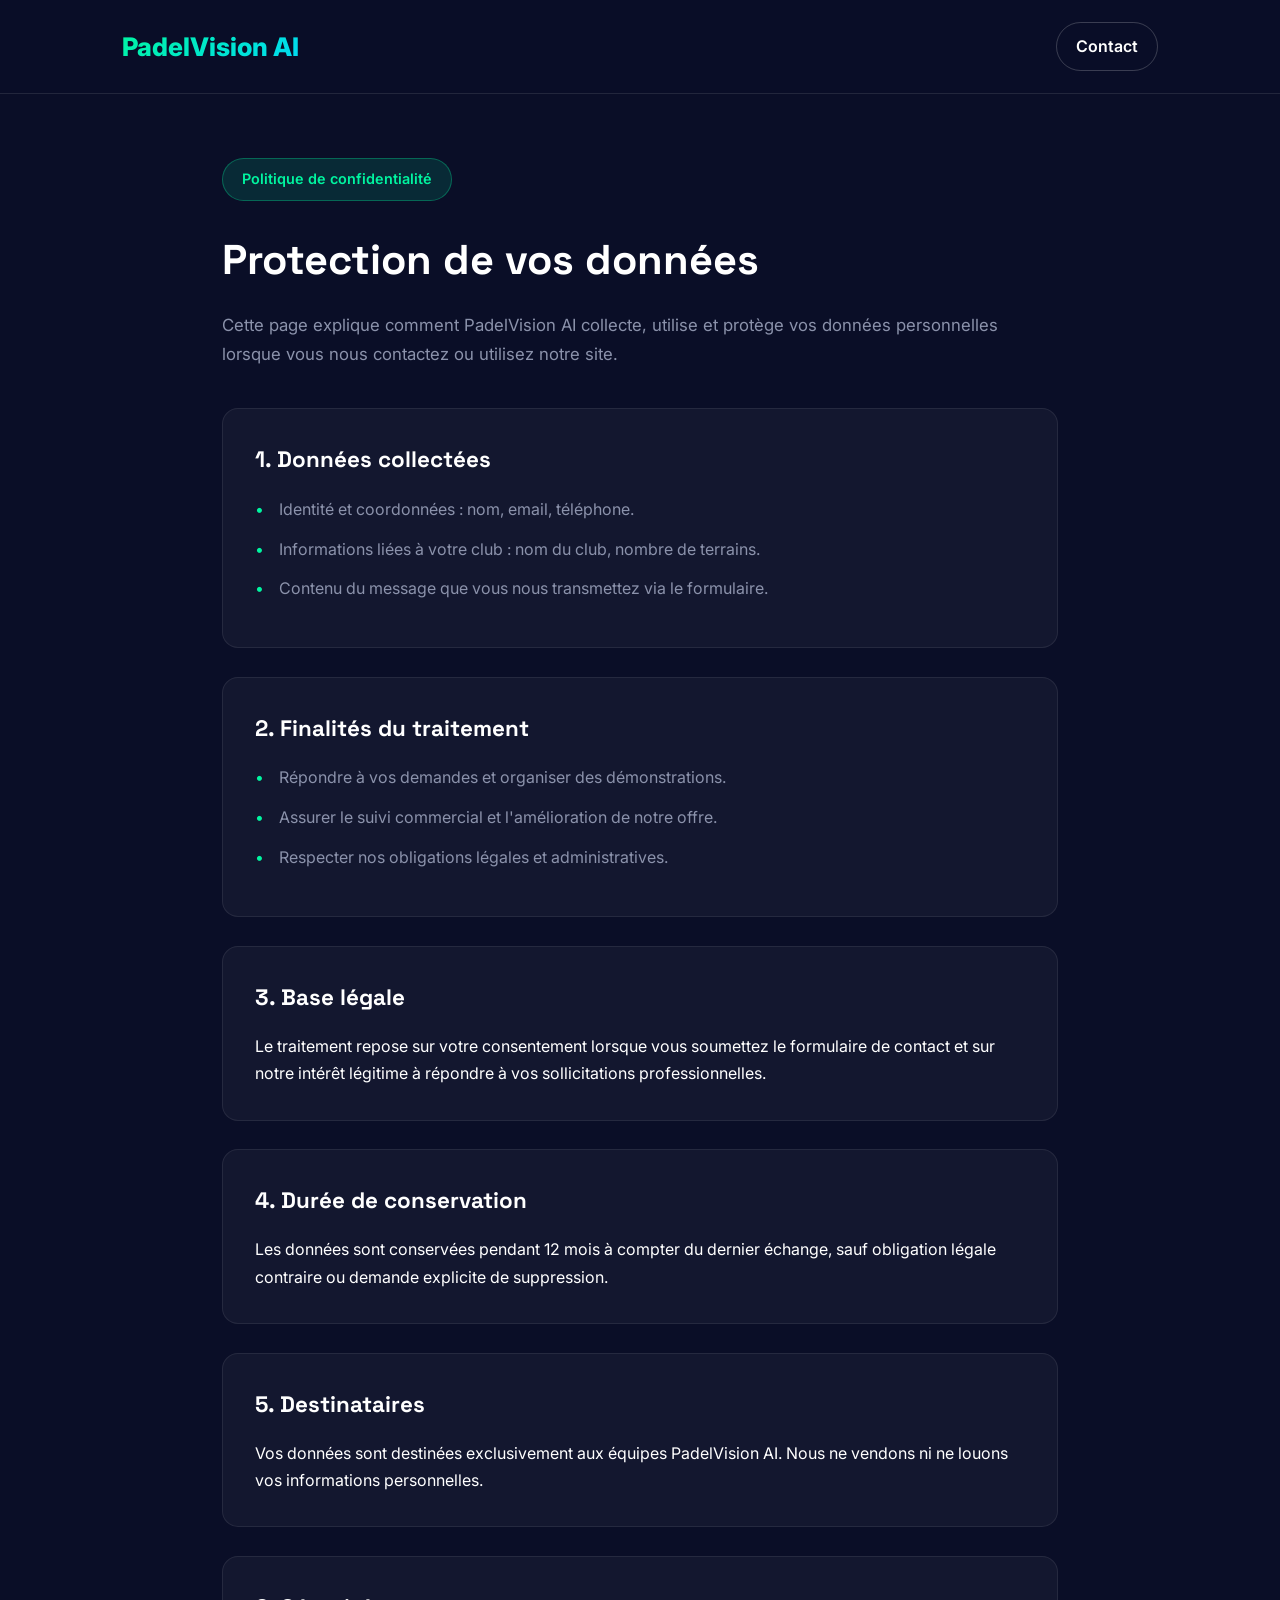
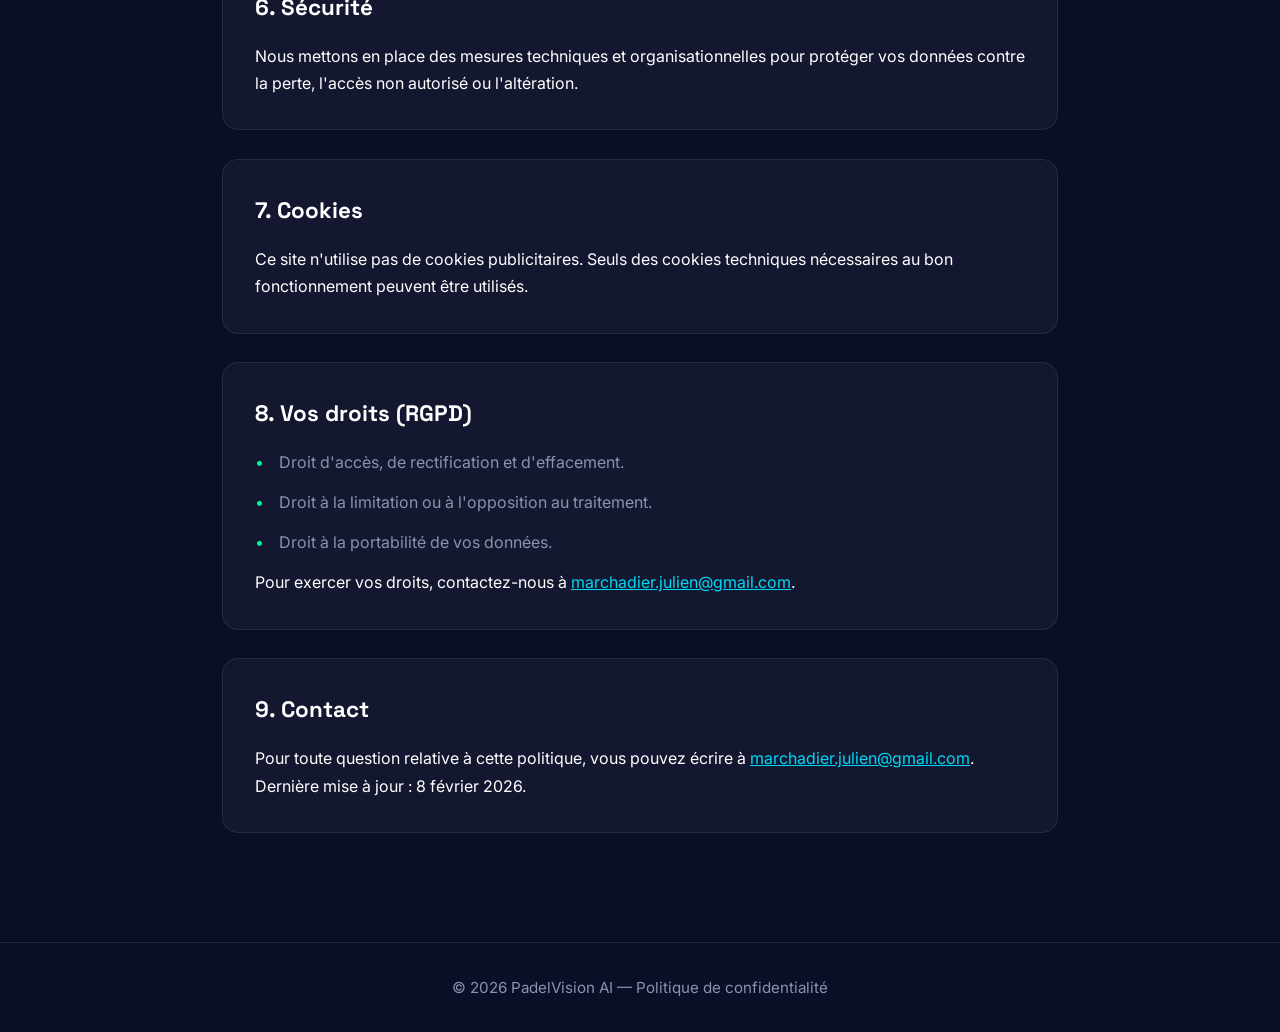
<file: confidentialite.html>
<!DOCTYPE html>
<html lang="fr">
<head>
    <meta charset="UTF-8">
    <meta name="viewport" content="width=device-width, initial-scale=1.0">
    <meta name="description" content="Politique de confidentialité - PadelVision AI">
    <title>PadelVision AI - Politique de confidentialité</title>
    <link rel="preconnect" href="https://fonts.googleapis.com">
    <link rel="preconnect" href="https://fonts.gstatic.com" crossorigin>
    <link href="https://fonts.googleapis.com/css2?family=Inter:wght@300;400;500;600;700;800;900&family=Space+Grotesk:wght@400;500;600;700&display=swap" rel="stylesheet">
    <style>
        * {
            margin: 0;
            padding: 0;
            box-sizing: border-box;
        }

        :root {
            --primary: #00F5A0;
            --primary-dark: #00C47E;
            --secondary: #00D9F5;
            --dark: #0A0E27;
            --dark-light: #1A1F3A;
            --gray: #8B92AB;
            --white: #FFFFFF;
            --gradient-1: linear-gradient(135deg, #00F5A0 0%, #00D9F5 100%);
        }

        body {
            font-family: 'Inter', sans-serif;
            background-color: var(--dark);
            color: var(--white);
            line-height: 1.7;
            overflow-x: hidden;
        }

        h1, h2, h3 {
            font-family: 'Space Grotesk', sans-serif;
            font-weight: 700;
        }

        header {
            position: sticky;
            top: 0;
            z-index: 1000;
            background: rgba(10, 14, 39, 0.95);
            backdrop-filter: blur(20px);
            border-bottom: 1px solid rgba(255, 255, 255, 0.1);
        }

        .nav-container {
            max-width: 1100px;
            margin: 0 auto;
            padding: 1.4rem 2rem;
            display: flex;
            align-items: center;
            justify-content: space-between;
        }

        .logo {
            font-size: 1.6rem;
            font-weight: 800;
            background: var(--gradient-1);
            -webkit-background-clip: text;
            -webkit-text-fill-color: transparent;
            background-clip: text;
            text-decoration: none;
        }

        .cta-link {
            color: var(--white);
            text-decoration: none;
            font-weight: 600;
            border: 1px solid rgba(255, 255, 255, 0.2);
            padding: 0.6rem 1.2rem;
            border-radius: 999px;
            transition: all 0.3s ease;
        }

        .cta-link:hover {
            border-color: var(--primary);
            color: var(--primary);
        }

        main {
            max-width: 900px;
            margin: 0 auto;
            padding: 4rem 2rem 5rem;
        }

        .badge {
            display: inline-block;
            background: rgba(0, 245, 160, 0.12);
            color: var(--primary);
            padding: 0.5rem 1.2rem;
            border-radius: 50px;
            font-size: 0.9rem;
            font-weight: 600;
            margin-bottom: 1.5rem;
            border: 1px solid rgba(0, 245, 160, 0.3);
        }

        h1 {
            font-size: 2.6rem;
            margin-bottom: 1rem;
        }

        .subtitle {
            color: var(--gray);
            margin-bottom: 2.5rem;
            font-size: 1.05rem;
        }

        section {
            background: rgba(255, 255, 255, 0.04);
            border: 1px solid rgba(255, 255, 255, 0.08);
            padding: 2rem;
            border-radius: 16px;
            margin-bottom: 1.8rem;
        }

        section h2 {
            font-size: 1.4rem;
            margin-bottom: 1rem;
        }

        ul {
            list-style: none;
        }

        ul li {
            padding-left: 1.5rem;
            position: relative;
            margin-bottom: 0.8rem;
            color: var(--gray);
        }

        ul li::before {
            content: '•';
            color: var(--primary);
            position: absolute;
            left: 0;
        }

        a {
            color: var(--secondary);
        }

        footer {
            border-top: 1px solid rgba(255, 255, 255, 0.1);
            padding: 2rem;
            text-align: center;
            color: var(--gray);
            font-size: 0.95rem;
        }

        @media (max-width: 720px) {
            main {
                padding: 3rem 1.5rem 4rem;
            }

            h1 {
                font-size: 2.1rem;
            }

            section {
                padding: 1.5rem;
            }
        }
    </style>
</head>
<body>
    <header>
        <div class="nav-container">
            <a class="logo" href="index.html">PadelVision AI</a>
            <a class="cta-link" href="index.html#contact">Contact</a>
        </div>
    </header>

    <main>
        <span class="badge">Politique de confidentialité</span>
        <h1>Protection de vos données</h1>
        <p class="subtitle">Cette page explique comment PadelVision AI collecte, utilise et protège vos données personnelles lorsque vous nous contactez ou utilisez notre site.</p>

        <section id="collecte">
            <h2>1. Données collectées</h2>
            <ul>
                <li>Identité et coordonnées : nom, email, téléphone.</li>
                <li>Informations liées à votre club : nom du club, nombre de terrains.</li>
                <li>Contenu du message que vous nous transmettez via le formulaire.</li>
            </ul>
        </section>

        <section id="utilisation">
            <h2>2. Finalités du traitement</h2>
            <ul>
                <li>Répondre à vos demandes et organiser des démonstrations.</li>
                <li>Assurer le suivi commercial et l'amélioration de notre offre.</li>
                <li>Respecter nos obligations légales et administratives.</li>
            </ul>
        </section>

        <section id="base-legale">
            <h2>3. Base légale</h2>
            <p>Le traitement repose sur votre consentement lorsque vous soumettez le formulaire de contact et sur notre intérêt légitime à répondre à vos sollicitations professionnelles.</p>
        </section>

        <section id="conservation">
            <h2>4. Durée de conservation</h2>
            <p>Les données sont conservées pendant 12 mois à compter du dernier échange, sauf obligation légale contraire ou demande explicite de suppression.</p>
        </section>

        <section id="partage">
            <h2>5. Destinataires</h2>
            <p>Vos données sont destinées exclusivement aux équipes PadelVision AI. Nous ne vendons ni ne louons vos informations personnelles.</p>
        </section>

        <section id="securite">
            <h2>6. Sécurité</h2>
            <p>Nous mettons en place des mesures techniques et organisationnelles pour protéger vos données contre la perte, l'accès non autorisé ou l'altération.</p>
        </section>

        <section id="cookies">
            <h2>7. Cookies</h2>
            <p>Ce site n'utilise pas de cookies publicitaires. Seuls des cookies techniques nécessaires au bon fonctionnement peuvent être utilisés.</p>
        </section>

        <section id="rgpd">
            <h2>8. Vos droits (RGPD)</h2>
            <ul>
                <li>Droit d'accès, de rectification et d'effacement.</li>
                <li>Droit à la limitation ou à l'opposition au traitement.</li>
                <li>Droit à la portabilité de vos données.</li>
            </ul>
            <p>Pour exercer vos droits, contactez-nous à <a href="mailto:marchadier.julien@gmail.com">marchadier.julien@gmail.com</a>.</p>
        </section>

        <section id="contact">
            <h2>9. Contact</h2>
            <p>Pour toute question relative à cette politique, vous pouvez écrire à <a href="mailto:marchadier.julien@gmail.com">marchadier.julien@gmail.com</a>.</p>
            <p>Dernière mise à jour : 8 février 2026.</p>
        </section>
    </main>

    <footer>
        <p>© 2026 PadelVision AI — Politique de confidentialité</p>
    </footer>
</body>
</html>
</file>
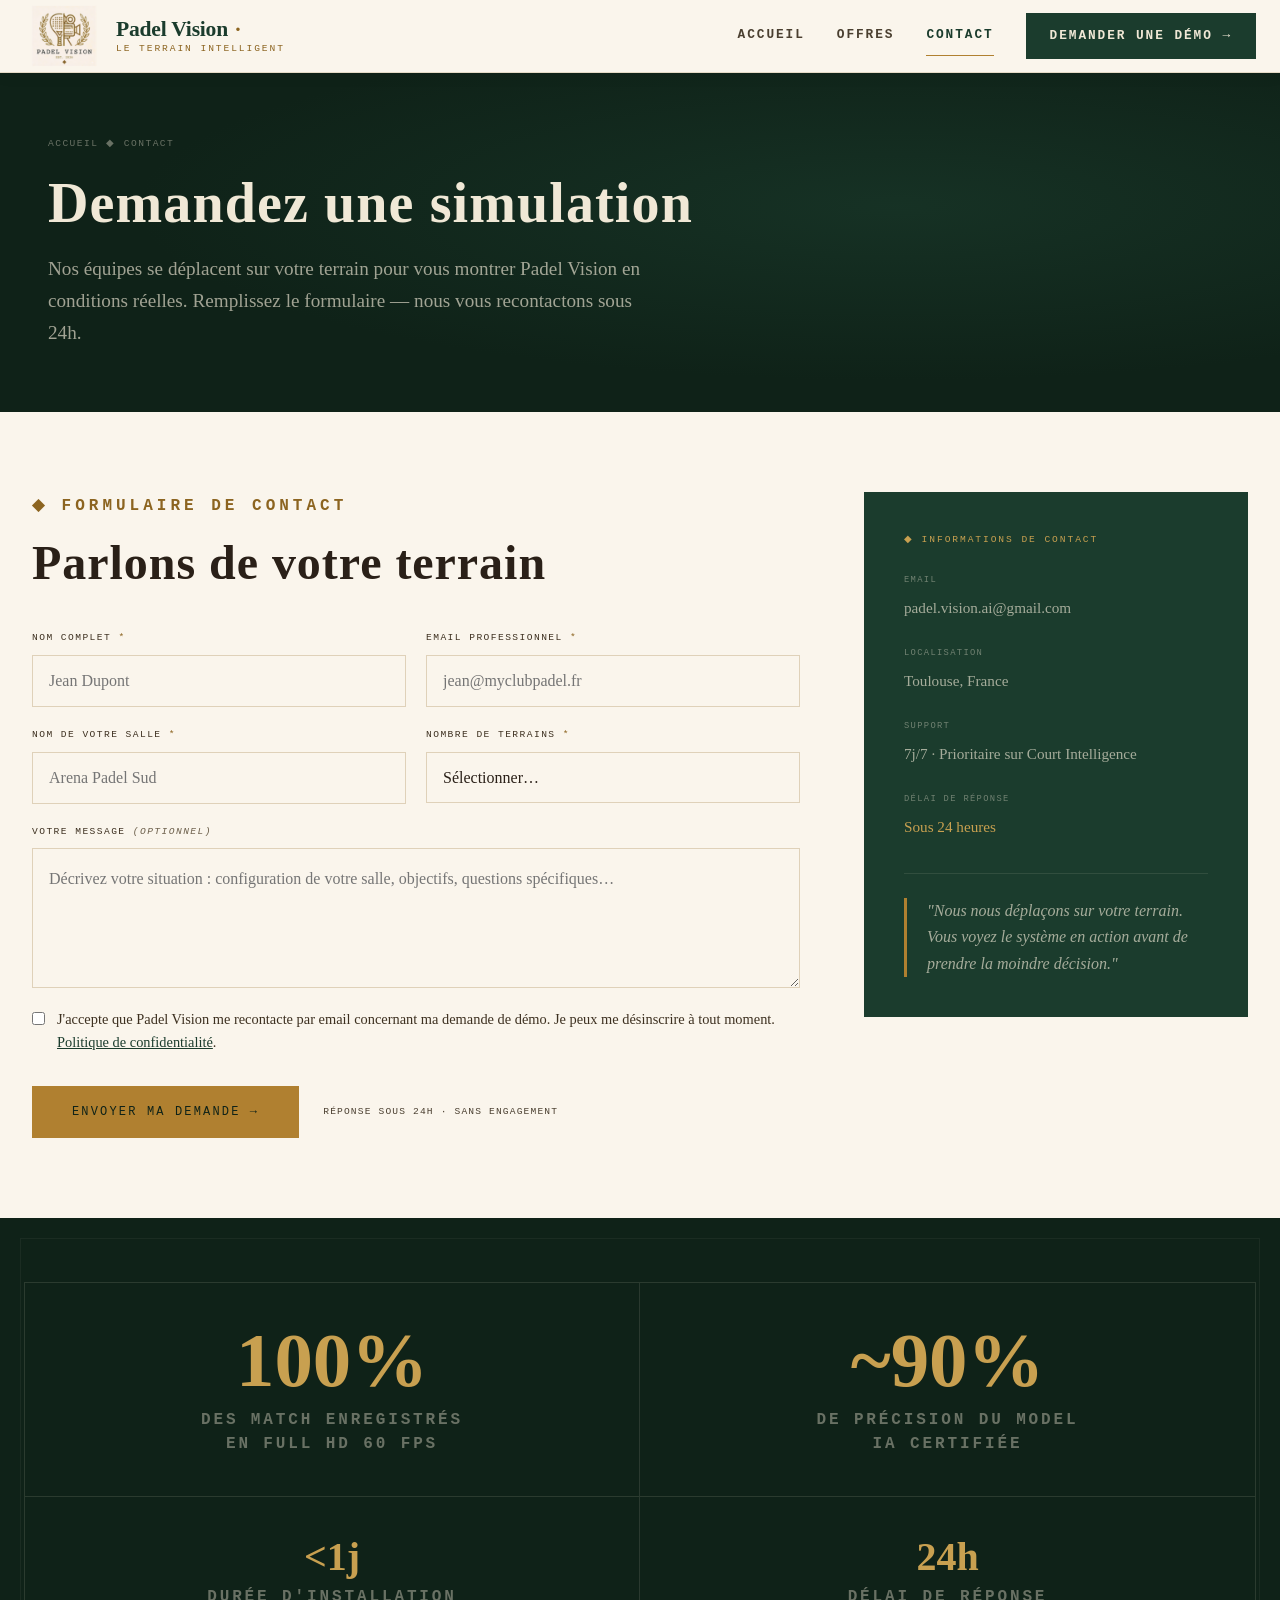
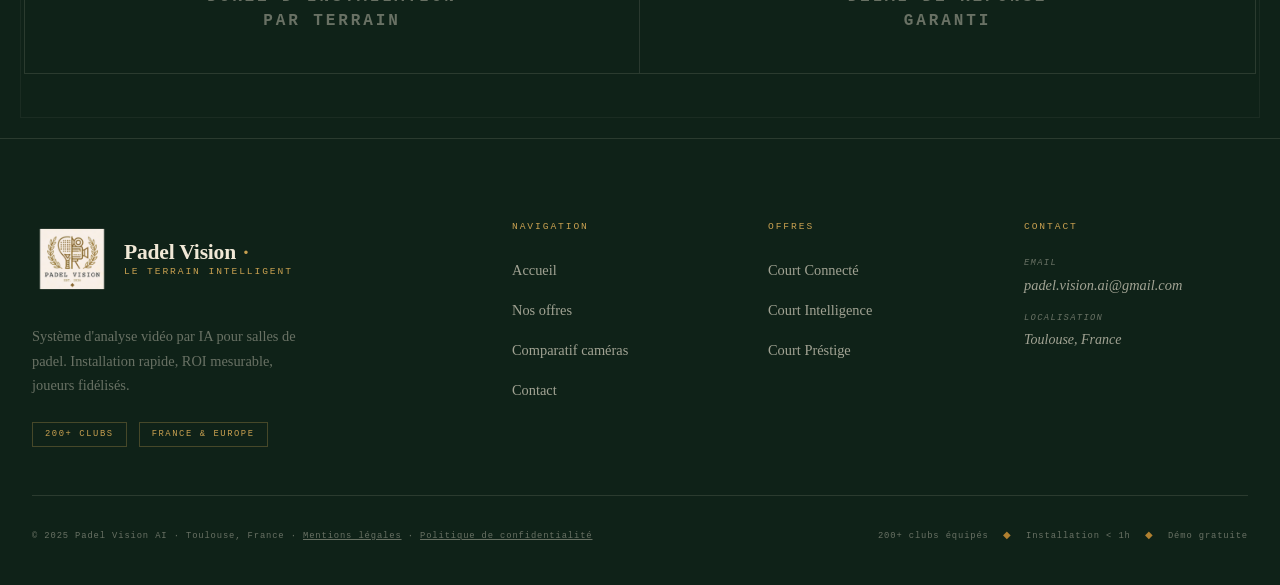
<file: contact.html>
<!DOCTYPE html>
<html lang="fr">
<head>
  <meta charset="UTF-8">
  <meta name="viewport" content="width=device-width, initial-scale=1.0">
  <title>Demander une démo — Padel Vision · Contact</title>
  <meta name="description" content="Demandez une démonstration gratuite de Padel Vision sur votre terrain de padel. Formulaire de contact, délai de réponse sous 24h. Toulouse, France.">
  <link rel="canonical" href="https://padelvisionai.com/contact.html">
  <meta property="og:title" content="Contact — Padel Vision">
  <meta property="og:description" content="Demandez une démo gratuite de Padel Vision. Nous nous déplaçons sur votre terrain.">
  <meta property="og:url" content="https://padelvisionai.com/contact.html">
  <meta property="og:type" content="website">
  <meta property="og:image" content="https://padelvisionai.com/assets/images/og-padelvision.png">
  <meta property="og:image:width" content="1200">
  <meta property="og:image:height" content="630">
  <meta name="twitter:card" content="summary_large_image">
  <meta name="twitter:image" content="https://padelvisionai.com/assets/images/og-padelvision.png">
  <link rel="preconnect" href="https://fonts.googleapis.com">
  <link rel="preconnect" href="https://fonts.gstatic.com" crossorigin>
  <link rel="icon" type="image/x-icon" href="assets/logo-assets/favicons/favicon.ico">
  <link rel="icon" type="image/png" sizes="32x32" href="assets/logo-assets/favicons/favicon-32x32.png">
  <link rel="icon" type="image/png" sizes="16x16" href="assets/logo-assets/favicons/favicon-16x16.png">
  <link rel="apple-touch-icon" sizes="180x180" href="assets/logo-assets/favicons/apple-touch-icon.png">
  <link rel="stylesheet" href="style.css">

  <script>
    window.axeptioSettings= {
      clientId:"69b87748b073eb02a3dea7c2",
      cookiesVersion:"a2b4c4d4-c653-452c-8bfd-c8751a5b02eb",
      googleConsentMode:{
        default:{
          analytics_storage:"denied",
          ad_storage:"denied",
          ad_user_data:"denied",
          ad_personalization:"denied",
          wait_for_update:500
        }
      }
    };
    (function(d,s) {
      var t = d.getElementsByTagName(s)[0],e = d.createElement(s);
      e.async = true; e.src = "https://static.axept.io/sdk.js";
      t.parentNode.insertBefore(e, t);
    })(document, "script");
  </script>

  <!-- Google Tag Manager -->
  <script>
    (function(w,d,s,l,i){
      w[l]=w[l]||[];
      w[l].push({'gtm.start': new Date().getTime(),event:'gtm.js'});
      var f=d.getElementsByTagName(s)[0],j=d.createElement(s),dl=l!='dataLayer'?'&l='+l:'';
      j.async=true;j.src='https://www.googletagmanager.com/gtm.js?id='+i+dl;
      f.parentNode.insertBefore(j,f);
    })(window,document,'script','dataLayer','GTM-KP7WVV88');
  </script>

  <script type="application/ld+json">
  {
    "@context": "https://schema.org",
    "@graph": [
      {
        "@type": "BreadcrumbList",
        "@id": "https://padelvisionai.com/contact.html#breadcrumb",
        "itemListElement": [
          { "@type": "ListItem", "position": 1, "name": "Accueil", "item": "https://padelvisionai.com/" },
          { "@type": "ListItem", "position": 2, "name": "Contact", "item": "https://padelvisionai.com/contact.html" }
        ]
      },
      {
        "@type": "ContactPage",
        "@id": "https://padelvisionai.com/contact.html#webpage",
        "url": "https://padelvisionai.com/contact.html",
        "name": "Demander une démo — Padel Vision",
        "isPartOf": { "@id": "https://padelvisionai.com/#website" },
        "about": { "@id": "https://padelvisionai.com/#organization" },
        "description": "Demandez une démonstration gratuite de Padel Vision sur votre terrain. Formulaire B2B, réponse sous 24h. Toulouse, France.",
        "inLanguage": "fr",
        "datePublished": "2025-01-01",
        "dateModified": "2026-03-27",
        "breadcrumb": { "@id": "https://padelvisionai.com/contact.html#breadcrumb" }
      }
    ]
  }
  </script>
</head>
<body>
  <!-- Google Tag Manager (noscript) -->
<noscript>
  <iframe src="https://www.googletagmanager.com/ns.html?id=GTM-KP7WVV88"
    height="0" width="0" style="display:none;visibility:hidden">
  </iframe>
</noscript>
<!-- End Google Tag Manager (noscript) -->

<a href="#main-content" class="skip-link">Aller au contenu principal</a>

<!-- ═══ HEADER ═══ -->
<header class="site-header" id="site-header" role="banner">
  <div class="header__inner">
    <a href="index.html" class="logo" aria-label="Padel Vision — Accueil">
      <img
        src="assets/logo-assets/website/Web-Icon-192_192x192.png"
        srcset="assets/logo-assets/website/Web-Icon-512_512x512.png 2x"
        alt=""
        class="logo__img"
        aria-hidden="true"
        width="40" height="40">
      <span class="logo__text">
        <span class="logo__name">Padel Vision <span class="logo__dot" aria-hidden="true">·</span></span>
        <span class="logo__sub" aria-hidden="true">Le terrain intelligent</span>
      </span>
    </a>
    <nav class="nav" aria-label="Navigation principale">
      <a href="index.html" class="nav__link">Accueil</a>
      <a href="products.html" class="nav__link">Offres</a>
      <!-- <a href="comparatif-cameras-padel.html" class="nav__link">Comparatif</a> -->
      <a href="contact.html" class="nav__link" aria-current="page">Contact</a>
      <a href="contact.html" class="nav__cta" aria-current="page">Demander une démo →</a>
    </nav>
    <button class="hamburger" id="hamburger" aria-expanded="false" aria-controls="mobile-menu" aria-label="Ouvrir le menu">
      <span class="hamburger__line" aria-hidden="true"></span>
      <span class="hamburger__line" aria-hidden="true"></span>
      <span class="hamburger__line" aria-hidden="true"></span>
    </button>
  </div>
</header>

<nav class="mobile-menu" id="mobile-menu" aria-hidden="true" aria-label="Menu mobile">
  <a href="index.html" class="mobile-menu__link">Accueil</a>
  <a href="products.html" class="mobile-menu__link">Offres</a>
  <!-- <a href="comparatif-cameras-padel.html" class="mobile-menu__link">Comparatif</a> -->
  <a href="contact.html" class="mobile-menu__link" aria-current="page">Contact</a>
  <a href="contact.html" class="mobile-menu__cta">Demander une démo →</a>
</nav>

<!-- ═══ MAIN ═══ -->
<main id="main-content">

<!-- ═══ PAGE HERO ═══ -->
<section class="page-hero" aria-label="En-tête page contact">
  <div class="page-hero__inner">
    <nav class="breadcrumb" aria-label="Fil d'Ariane">
      <a href="index.html">Accueil</a>
      <span class="breadcrumb__sep" aria-hidden="true">◆</span>
      <span aria-current="page">Contact</span>
    </nav>
    <h1 class="page-hero__title">Demandez une simulation</h1>
    <p class="page-hero__lead">
      Nos équipes se déplacent sur votre terrain pour vous montrer Padel Vision en conditions réelles. 
      Remplissez le formulaire — nous vous recontactons sous 24h.
    </p>
  </div>
</section>

<!-- ═══ CONTACT SECTION ═══ -->
<section class="section" aria-labelledby="contact-form-title">
  <div class="container">
    <div class="contact-layout">

      <!-- Form -->
      <div>
        <div class="section__eyebrow">◆ Formulaire de contact</div>
        <h2 class="section__title" id="contact-form-title" style="margin-bottom:2.5rem;">Parlons de votre terrain</h2>

        <div id="form-container">
          <form id="contact-form" novalidate aria-label="Formulaire de demande de démo Padel Vision">
            <div class="form__grid">

              <!-- Nom -->
              <div class="form__group">
                <label class="form__label" for="f-name">
                  Nom complet <span aria-hidden="true">*</span>
                </label>
                <input
                  class="form__input"
                  type="text"
                  id="f-name"
                  name="name"
                  autocomplete="name"
                  required
                  aria-required="true"
                  aria-describedby="f-name-error"
                  placeholder="Jean Dupont"
                >
                <span class="form__error" id="f-name-error" role="alert" hidden>Veuillez indiquer votre nom.</span>
              </div>

              <!-- Email -->
              <div class="form__group">
                <label class="form__label" for="f-email">
                  Email professionnel <span aria-hidden="true">*</span>
                </label>
                <input
                  class="form__input"
                  type="email"
                  id="f-email"
                  name="email"
                  autocomplete="email"
                  required
                  aria-required="true"
                  aria-describedby="f-email-error"
                  placeholder="jean@myclubpadel.fr"
                >
                <span class="form__error" id="f-email-error" role="alert" hidden>Veuillez indiquer un email valide.</span>
              </div>

              <!-- Club name -->
              <div class="form__group">
                <label class="form__label" for="f-club">
                  Nom de votre salle <span aria-hidden="true">*</span>
                </label>
                <input
                  class="form__input"
                  type="text"
                  id="f-club"
                  name="club"
                  required
                  aria-required="true"
                  aria-describedby="f-club-error"
                  placeholder="Arena Padel Sud"
                >
                <span class="form__error" id="f-club-error" role="alert" hidden>Veuillez indiquer le nom de votre salle.</span>
              </div>

              <!-- Courts count -->
              <div class="form__group">
                <label class="form__label" for="f-courts">
                  Nombre de terrains <span aria-hidden="true">*</span>
                </label>
                <select
                  class="form__select"
                  id="f-courts"
                  name="courts"
                  required
                  aria-required="true"
                  aria-describedby="f-courts-error"
                >
                  <option value="" disabled selected>Sélectionner…</option>
                  <option value="1-2">1 à 2 terrains</option>
                  <option value="3-4">3 à 4 terrains</option>
                  <option value="5-6">5 à 6 terrains</option>
                  <option value="7-10">7 à 10 terrains</option>
                  <option value="11+">11 terrains et plus</option>
                  <option value="multi">Plusieurs clubs / réseau</option>
                </select>
                <span class="form__error" id="f-courts-error" role="alert" hidden>Veuillez sélectionner le nombre de terrains.</span>
              </div>

              <!-- Message -->
              <div class="form__group form__group--full">
                <label class="form__label" for="f-message">
                  Votre message <span style="color:var(--warm-gray-2);font-style:italic;">(optionnel)</span>
                </label>
                <textarea
                  class="form__textarea"
                  id="f-message"
                  name="message"
                  placeholder="Décrivez votre situation : configuration de votre salle, objectifs, questions spécifiques…"
                  aria-describedby="f-message-hint"
                ></textarea>
                <span id="f-message-hint" class="sr-only">Champ optionnel — décrivez votre situation ou posez vos questions.</span>
              </div>

              <!-- Consent -->
              <div class="form__group form__group--full">
                <label class="form__checkbox">
                  <input type="checkbox" id="f-consent" name="consent" required aria-required="true">
                  <span>J'accepte que Padel Vision me recontacte par email concernant ma demande de démo. Je peux me désinscrire à tout moment. <a href="politique-de-confidentialite.html" style="color:var(--forest);text-decoration:underline;">Politique de confidentialité</a>.</span>
                </label>
              </div>

            </div>

            <div style="margin-top:2rem;display:flex;align-items:center;gap:1.5rem;flex-wrap:wrap;">
              <button type="submit" class="btn btn--primary btn--lg">
                Envoyer ma demande →
              </button>
              <span style="font-family:'Courier Prime',monospace;font-size:0.6rem;letter-spacing:0.12em;text-transform:uppercase;color:var(--warm-gray);">
                Réponse sous 24h · Sans engagement
              </span>
            </div>
          </form>
        </div>

        <!-- Success state -->
        <div id="form-success" class="form-success" hidden tabindex="-1" role="alert" aria-live="assertive">
          <span class="form-success__icon" aria-hidden="true">◆</span>
          <h3 class="form-success__title">Demande envoyée !</h3>
          <p class="form-success__msg">
            Nous avons bien reçu votre demande. Notre équipe vous recontactera sous 24 heures pour organiser votre démonstration gratuite sur votre terrain.
          </p>
          <p style="font-family:'Courier Prime',monospace;font-size:0.65rem;letter-spacing:0.15em;text-transform:uppercase;color:var(--warm-gray);margin-top:2rem;">
            En attendant, vous pouvez consulter <a href="products.html" style="color:var(--forest);text-decoration:underline;">nos offres en détail</a>.
          </p>
        </div>
      </div>

      <!-- Sidebar: info + trust -->
      <div>
        <!-- Contact info -->
        <div style="background:var(--forest);padding:2.5rem;margin-bottom:1.5rem;">
          <div style="font-family:'Courier Prime',monospace;font-size:0.6rem;letter-spacing:0.2em;text-transform:uppercase;color:var(--gold-light);margin-bottom:1.5rem;">◆ Informations de contact</div>

          <div style="display:flex;flex-direction:column;gap:1.5rem;">
            <div>
              <div style="font-family:'Courier Prime',monospace;font-size:0.55rem;letter-spacing:0.15em;text-transform:uppercase;color:var(--on-dark-3);margin-bottom:0.35rem;">Email</div>
              <span style="color:var(--on-dark-2);font-size:0.95rem;">padel.vision.ai@gmail.com</span>
            </div>
            <div>
              <div style="font-family:'Courier Prime',monospace;font-size:0.55rem;letter-spacing:0.15em;text-transform:uppercase;color:var(--on-dark-3);margin-bottom:0.35rem;">Localisation</div>
              <span style="color:var(--on-dark-2);font-size:0.95rem;">Toulouse, France</span>
            </div>
            <div>
              <div style="font-family:'Courier Prime',monospace;font-size:0.55rem;letter-spacing:0.15em;text-transform:uppercase;color:var(--on-dark-3);margin-bottom:0.35rem;">Support</div>
              <span style="color:var(--on-dark-2);font-size:0.95rem;">7j/7 · Prioritaire sur Court Intelligence</span>
            </div>
            <div>
              <div style="font-family:'Courier Prime',monospace;font-size:0.55rem;letter-spacing:0.15em;text-transform:uppercase;color:var(--on-dark-3);margin-bottom:0.35rem;">Délai de réponse</div>
              <span style="color:var(--gold-light);font-size:0.95rem;">Sous 24 heures</span>
            </div>
          </div>

          <div style="margin-top:2rem;padding-top:1.5rem;border-top:1px solid rgba(240,232,214,0.1);">
            <p style="font-family:var(--font-refined);font-size:1rem;font-style:italic;color:var(--on-dark-2);line-height:1.65;border-left:3px solid var(--gold-mid);padding-left:1.25rem;">
              "Nous nous déplaçons sur votre terrain. Vous voyez le système en action avant de prendre la moindre décision."
            </p>
          </div>
        </div>
      </div>
    </div>
  </div>
</section>

<!-- ═══ SCOREBOARD MINI ═══ -->
<section class="scoreboard" style="padding:4rem 0;" aria-label="Chiffres clés Padel Vision">
  <div style="max-width:var(--container-max);margin:0 auto;padding:0 1.5rem;">
    <div style="display:grid;grid-template-columns:repeat(2,1fr);gap:0;border:var(--rule-dark);" role="list" aria-label="Statistiques">
      <div class="stat-cell" style="padding:2.5rem 2rem;" role="listitem">
        <div class="stat-cell__value" data-count="100" data-suffix="%">100%</div>
        <div class="stat-cell__label">des match enregistrés<br>en full HD 60 fps</div>
      </div>
      <div class="stat-cell" style="padding:2.5rem 2rem;" role="listitem">
        <div class="stat-cell__value" data-count="90" data-suffix="%">~90%</div>
        <div class="stat-cell__label">de précision du model<br>ia certifiée</div>
      </div>
    </div>
    <div style="display:grid;grid-template-columns:repeat(2,1fr);gap:0;border:var(--rule-dark);border-top:none;" role="list">
      <div class="stat-cell" style="padding:2.5rem 2rem;" role="listitem">
        <div class="stat-cell__value" style="font-size:2.5rem;">&lt;1j</div>
        <div class="stat-cell__label">Durée d'installation<br>par terrain</div>
      </div>
      <div class="stat-cell" style="padding:2.5rem 2rem;" role="listitem">
        <div class="stat-cell__value" style="font-size:2.5rem;">24h</div>
        <div class="stat-cell__label">Délai de réponse<br>garanti</div>
      </div>
    </div>
  </div>
</section>

</main>

<!-- ═══ FOOTER ═══ -->
<footer class="site-footer" role="contentinfo">
  <div class="container">
    <div class="footer__grid">
      <div class="footer__brand">
        <a href="index.html" class="logo" aria-label="Padel Vision — Accueil">
          <img
        src="assets/logo-assets/website/Web-Icon-192_192x192.png"
        srcset="assets/logo-assets/website/Web-Icon-512_512x512.png 2x"
        alt=""
        class="logo__img"
        aria-hidden="true"
        width="40" height="40">
          <span class="logo__text">
            <span class="logo__name">Padel Vision <span class="logo__dot" aria-hidden="true">·</span></span>
            <span class="logo__sub" aria-hidden="true">Le terrain intelligent</span>
          </span>
        </a>
        <p class="footer__desc">Système d'analyse vidéo par IA pour salles de padel. Installation rapide, ROI mesurable, joueurs fidélisés.</p>
        <div style="display:flex;gap:0.75rem;align-items:center;flex-wrap:wrap;">
          <span class="label label--parchment">200+ clubs</span>
          <span class="label label--parchment">France &amp; Europe</span>
        </div>
      </div>
      <div>
        <div class="footer__heading">Navigation</div>
        <ul class="footer__links" role="list">
          <li><a href="index.html" class="footer__link">Accueil</a></li>
          <li><a href="products.html" class="footer__link">Nos offres</a></li>
          <li><a href="comparatif-cameras-padel.html" class="footer__link">Comparatif caméras</a></li>
          <li><a href="contact.html" class="footer__link" aria-current="page">Contact</a></li>
        </ul>
      </div>
      <div>
        <div class="footer__heading">Offres</div>
        <ul class="footer__links" role="list">
          <li><a href="products.html" class="footer__link">Court Connecté</a></li>
          <li><a href="products.html" class="footer__link">Court Intelligence</a></li>
          <li><a href="products.html" class="footer__link">Court Préstige</a></li>
        </ul>
      </div>
      <div>
        <div class="footer__heading">Contact</div>
        <address>
          <div class="footer__contact-item">
            <span class="footer__contact-label">Email</span>
            <a href="mailto:padel.vision.ai@gmail.com" class="footer__link">padel.vision.ai@gmail.com</a>
          </div>
          <div class="footer__contact-item">
            <span class="footer__contact-label">Localisation</span>
            <span>Toulouse, France</span>
          </div>
        </address>
      </div>
    </div>
    <div class="footer__bottom">
      <p class="footer__legal">© 2025 Padel Vision AI · Toulouse, France · <a href="mentions-legales.html">Mentions légales</a> · <a href="politique-de-confidentialite.html">Politique de confidentialité</a></p>
      <p class="footer__legal" style="color:var(--on-dark-3);">200+ clubs équipés <span class="sep">◆</span> Installation &lt; 1h <span class="sep">◆</span> Démo gratuite</p>
    </div>
  </div>
</footer>
<script src="main.js" defer></script>
</body>
</html>
</file>
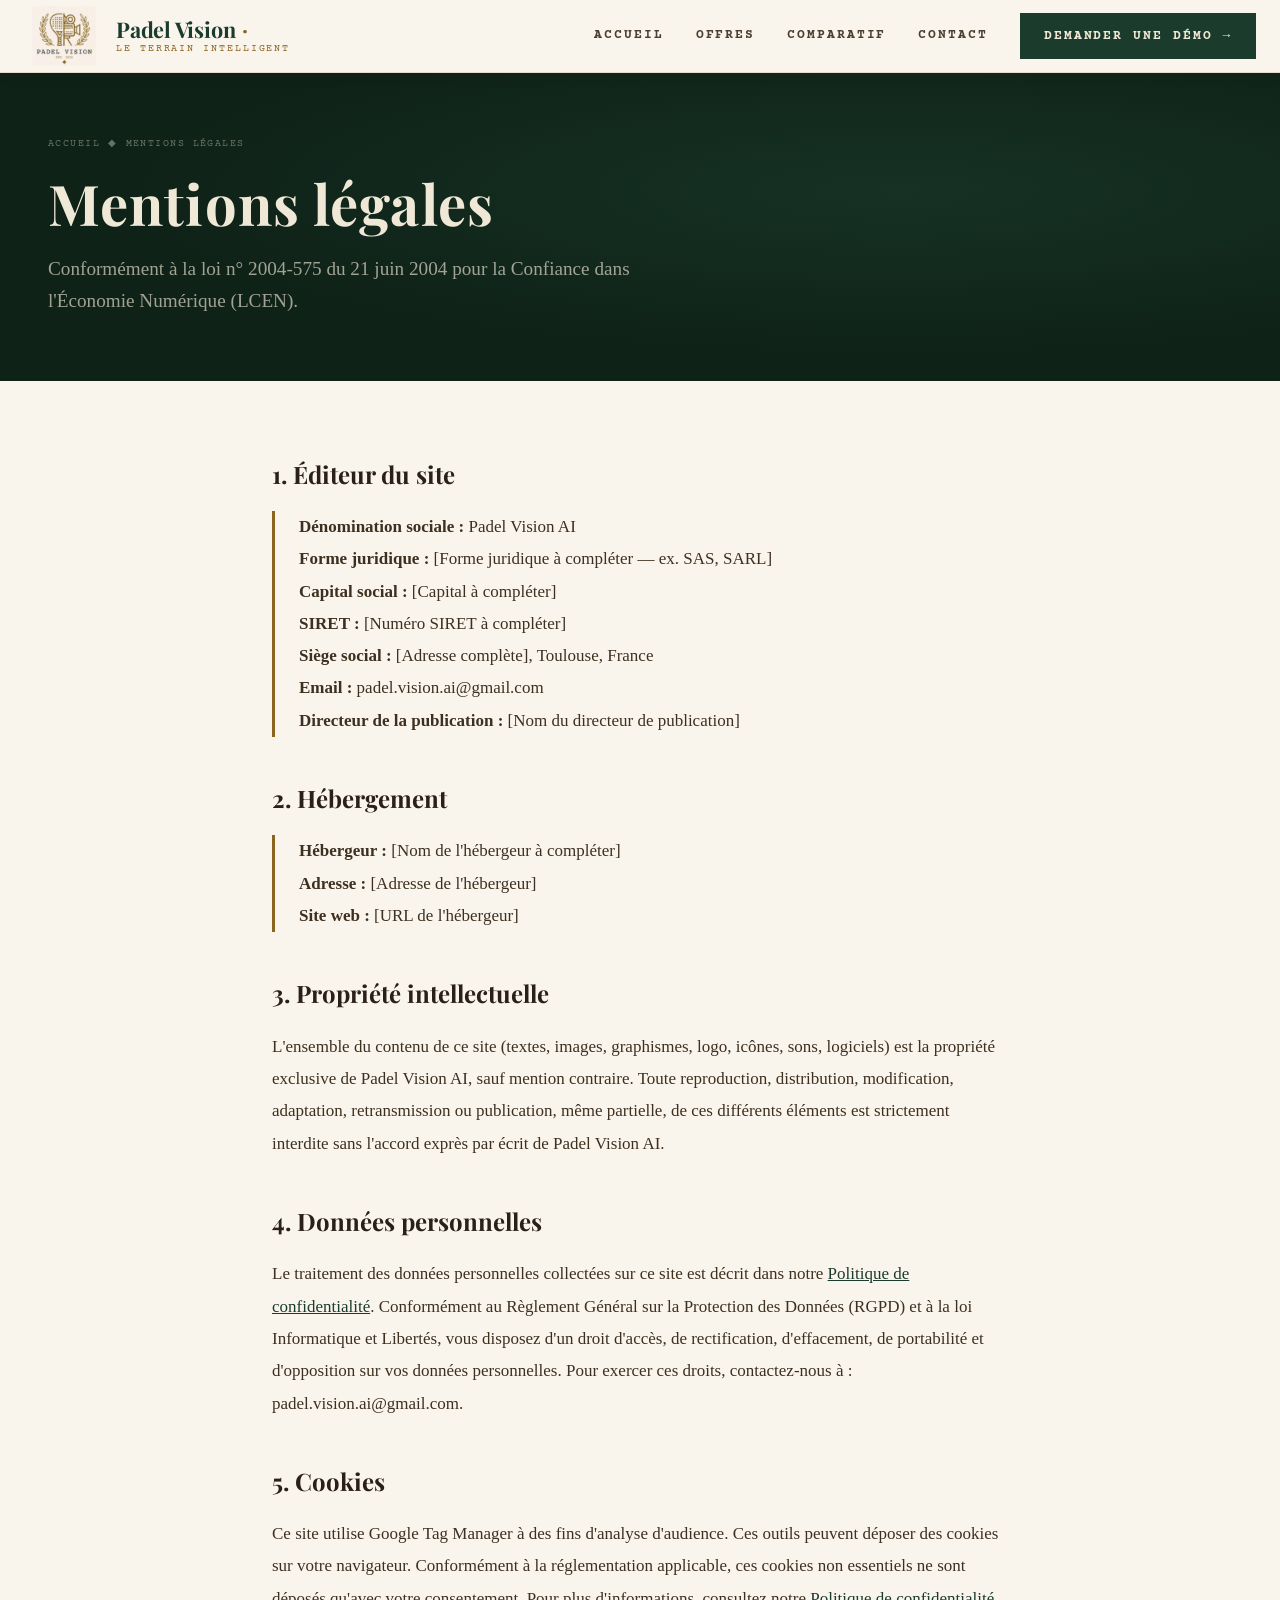
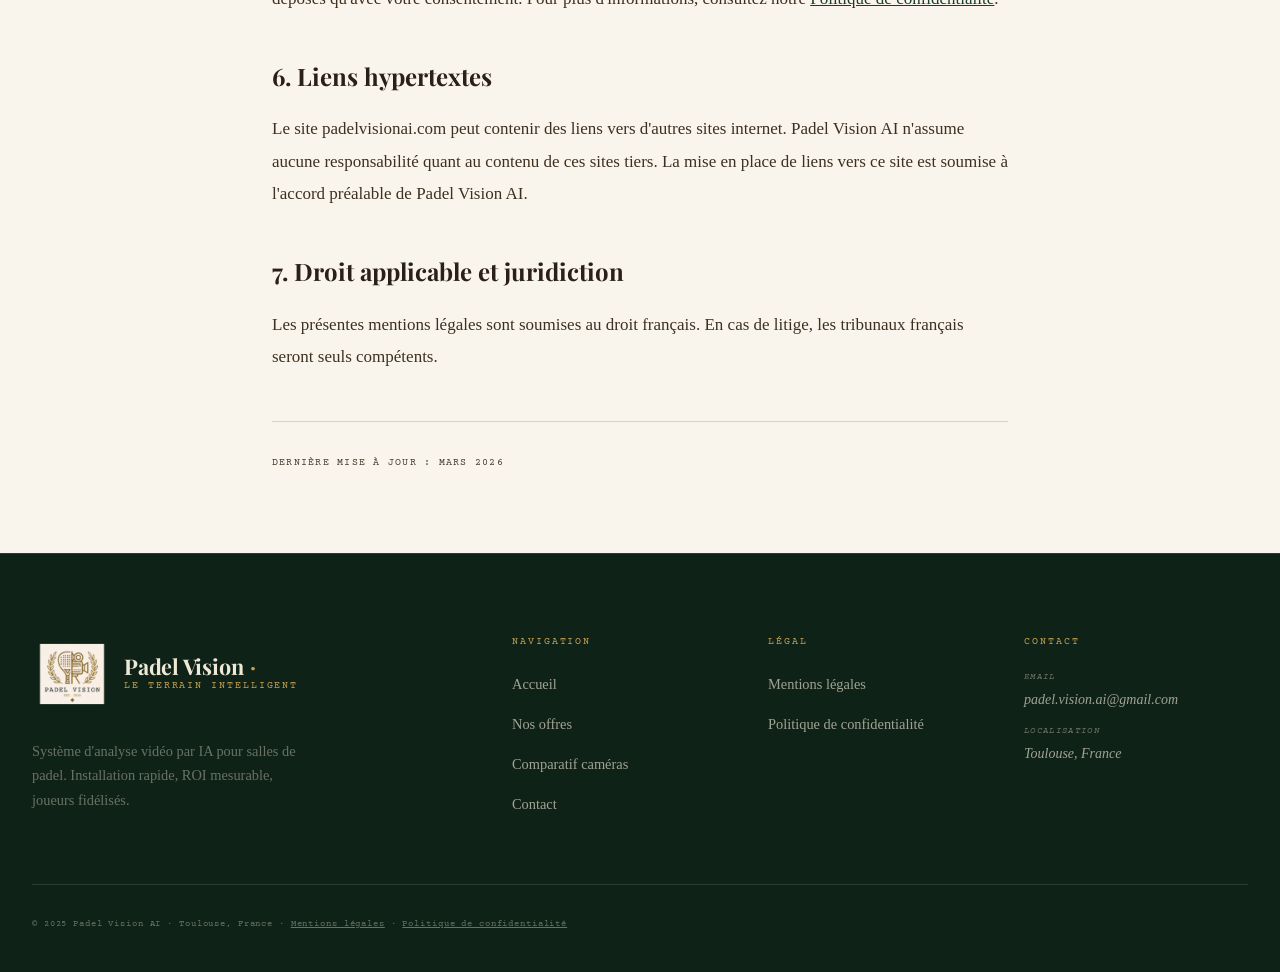
<file: mentions-legales.html>
<!DOCTYPE html>
<html lang="fr">
<head>
  <meta charset="UTF-8">
  <meta name="viewport" content="width=device-width, initial-scale=1.0">
  <title>Mentions légales — Padel Vision</title>
  <meta name="description" content="Mentions légales du site padelvisionai.com — Padel Vision, Toulouse, France.">
  <link rel="canonical" href="https://padelvisionai.com/mentions-legales.html">
  <meta property="og:title" content="Mentions légales — Padel Vision">
  <meta property="og:url" content="https://padelvisionai.com/mentions-legales.html">
  <meta property="og:type" content="website">
  <link rel="icon" type="image/x-icon" href="assets/logo-assets/favicons/favicon.ico">
  <link rel="icon" type="image/png" sizes="32x32" href="assets/logo-assets/favicons/favicon-32x32.png">
  <link rel="icon" type="image/png" sizes="16x16" href="assets/logo-assets/favicons/favicon-16x16.png">
  <link rel="apple-touch-icon" sizes="180x180" href="assets/logo-assets/favicons/apple-touch-icon.png">
  <link rel="preconnect" href="https://fonts.googleapis.com">
  <link rel="preconnect" href="https://fonts.gstatic.com" crossorigin>
  <link href="https://fonts.googleapis.com/css2?family=Playfair+Display:wght@700;900&family=Courier+Prime:wght@400&display=swap" rel="stylesheet">
  <link rel="stylesheet" href="style.css">
  <script>
    window.axeptioSettings= {
      clientId:"69b87748b073eb02a3dea7c2",
      cookiesVersion:"a2b4c4d4-c653-452c-8bfd-c8751a5b02eb",
      googleConsentMode:{
        default:{
          analytics_storage:"denied",
          ad_storage:"denied",
          ad_user_data:"denied",
          ad_personalization:"denied",
          wait_for_update:500
        }
      }
    };
    (function(d,s) {
      var t = d.getElementsByTagName(s)[0],e = d.createElement(s);
      e.async = true; e.src = "https://static.axept.io/sdk.js";
      t.parentNode.insertBefore(e, t);
    })(document, "script");
  </script>
  <!-- Google Tag Manager -->
  <script>
    (function(w,d,s,l,i){
      w[l]=w[l]||[];
      w[l].push({'gtm.start': new Date().getTime(),event:'gtm.js'});
      var f=d.getElementsByTagName(s)[0],j=d.createElement(s),dl=l!='dataLayer'?'&l='+l:'';
      j.async=true;j.src='https://www.googletagmanager.com/gtm.js?id='+i+dl;
      f.parentNode.insertBefore(j,f);
    })(window,document,'script','dataLayer','GTM-KP7WVV88');
  </script>

  <script type="application/ld+json">
  {
    "@context": "https://schema.org",
    "@graph": [
      {
        "@type": "BreadcrumbList",
        "@id": "https://padelvisionai.com/mentions-legales.html#breadcrumb",
        "itemListElement": [
          { "@type": "ListItem", "position": 1, "name": "Accueil", "item": "https://padelvisionai.com/" },
          { "@type": "ListItem", "position": 2, "name": "Mentions légales", "item": "https://padelvisionai.com/mentions-legales.html" }
        ]
      },
      {
        "@type": "WebPage",
        "@id": "https://padelvisionai.com/mentions-legales.html#webpage",
        "url": "https://padelvisionai.com/mentions-legales.html",
        "name": "Mentions légales — Padel Vision",
        "isPartOf": { "@id": "https://padelvisionai.com/#website" },
        "about": { "@id": "https://padelvisionai.com/#organization" },
        "description": "Mentions légales du site padelvisionai.com — Padel Vision AI, Toulouse, France.",
        "inLanguage": "fr",
        "breadcrumb": { "@id": "https://padelvisionai.com/mentions-legales.html#breadcrumb" }
      }
    ]
  }
  </script>
</head>
<body>
  <!-- Google Tag Manager (noscript) -->
<noscript>
  <iframe src="https://www.googletagmanager.com/ns.html?id=GTM-KP7WVV88"
    height="0" width="0" style="display:none;visibility:hidden">
  </iframe>
</noscript>
<!-- End Google Tag Manager (noscript) -->

<a href="#main-content" class="skip-link">Aller au contenu principal</a>

<!-- ═══ HEADER ═══ -->
<header class="site-header" id="site-header" role="banner">
  <div class="header__inner">
    <a href="index.html" class="logo" aria-label="Padel Vision — Accueil">
      <img
        src="assets/logo-assets/website/Web-Icon-192_192x192.png"
        srcset="assets/logo-assets/website/Web-Icon-512_512x512.png 2x"
        alt=""
        class="logo__img"
        aria-hidden="true"
        width="40" height="40">
      <span class="logo__text">
        <span class="logo__name">Padel Vision <span class="logo__dot" aria-hidden="true">·</span></span>
        <span class="logo__sub" aria-hidden="true">Le terrain intelligent</span>
      </span>
    </a>
    <nav class="nav" aria-label="Navigation principale">
      <a href="index.html" class="nav__link">Accueil</a>
      <a href="products.html" class="nav__link">Offres</a>
      <a href="comparatif-cameras-padel.html" class="nav__link">Comparatif</a>
      <a href="contact.html" class="nav__link">Contact</a>
      <a href="contact.html" class="nav__cta">Demander une démo →</a>
    </nav>
    <button class="hamburger" id="hamburger" aria-expanded="false" aria-controls="mobile-menu" aria-label="Ouvrir le menu">
      <span class="hamburger__line" aria-hidden="true"></span>
      <span class="hamburger__line" aria-hidden="true"></span>
      <span class="hamburger__line" aria-hidden="true"></span>
    </button>
  </div>
</header>

<nav class="mobile-menu" id="mobile-menu" aria-hidden="true" aria-label="Menu mobile">
  <a href="index.html" class="mobile-menu__link">Accueil</a>
  <a href="products.html" class="mobile-menu__link">Offres</a>
  <a href="comparatif-cameras-padel.html" class="mobile-menu__link">Comparatif</a>
  <a href="contact.html" class="mobile-menu__link">Contact</a>
  <a href="contact.html" class="mobile-menu__cta">Demander une démo →</a>
</nav>

<!-- ═══ MAIN ═══ -->
<main id="main-content">

<section class="page-hero" aria-label="En-tête mentions légales">
  <div class="page-hero__inner">
    <nav class="breadcrumb" aria-label="Fil d'Ariane">
      <a href="index.html">Accueil</a>
      <span class="breadcrumb__sep" aria-hidden="true">◆</span>
      <span aria-current="page">Mentions légales</span>
    </nav>
    <h1 class="page-hero__title">Mentions légales</h1>
    <p class="page-hero__lead">Conformément à la loi n° 2004-575 du 21 juin 2004 pour la Confiance dans l'Économie Numérique (LCEN).</p>
  </div>
</section>

<section class="section" aria-labelledby="mentions-title">
  <div class="container" style="max-width:800px;">

    <div style="margin-bottom:3rem;">
      <h2 style="font-family:var(--font-display);font-size:1.5rem;font-weight:700;margin-bottom:1.5rem;color:var(--text-body);" id="mentions-title">1. Éditeur du site</h2>
      <div style="border-left:3px solid var(--gold);padding-left:1.5rem;line-height:1.9;color:var(--text-light);">
        <p><strong>Dénomination sociale :</strong> Padel Vision AI<br>
        <strong>Forme juridique :</strong> [Forme juridique à compléter — ex. SAS, SARL]<br>
        <strong>Capital social :</strong> [Capital à compléter]<br>
        <strong>SIRET :</strong> [Numéro SIRET à compléter]<br>
        <strong>Siège social :</strong> [Adresse complète], Toulouse, France<br>
        <strong>Email :</strong> padel.vision.ai@gmail.com<br>
        <strong>Directeur de la publication :</strong> [Nom du directeur de publication]</p>
      </div>
    </div>

    <div style="margin-bottom:3rem;">
      <h2 style="font-family:var(--font-display);font-size:1.5rem;font-weight:700;margin-bottom:1.5rem;color:var(--text-body);">2. Hébergement</h2>
      <div style="border-left:3px solid var(--gold);padding-left:1.5rem;line-height:1.9;color:var(--text-light);">
        <p><strong>Hébergeur :</strong> [Nom de l'hébergeur à compléter]<br>
        <strong>Adresse :</strong> [Adresse de l'hébergeur]<br>
        <strong>Site web :</strong> [URL de l'hébergeur]</p>
      </div>
    </div>

    <div style="margin-bottom:3rem;">
      <h2 style="font-family:var(--font-display);font-size:1.5rem;font-weight:700;margin-bottom:1.5rem;color:var(--text-body);">3. Propriété intellectuelle</h2>
      <p style="line-height:1.9;color:var(--text-light);">
        L'ensemble du contenu de ce site (textes, images, graphismes, logo, icônes, sons, logiciels) est la propriété exclusive de Padel Vision AI, sauf mention contraire. Toute reproduction, distribution, modification, adaptation, retransmission ou publication, même partielle, de ces différents éléments est strictement interdite sans l'accord exprès par écrit de Padel Vision AI.
      </p>
    </div>

    <div style="margin-bottom:3rem;">
      <h2 style="font-family:var(--font-display);font-size:1.5rem;font-weight:700;margin-bottom:1.5rem;color:var(--text-body);">4. Données personnelles</h2>
      <p style="line-height:1.9;color:var(--text-light);">
        Le traitement des données personnelles collectées sur ce site est décrit dans notre <a href="politique-de-confidentialite.html" style="color:var(--forest);text-decoration:underline;">Politique de confidentialité</a>. Conformément au Règlement Général sur la Protection des Données (RGPD) et à la loi Informatique et Libertés, vous disposez d'un droit d'accès, de rectification, d'effacement, de portabilité et d'opposition sur vos données personnelles. Pour exercer ces droits, contactez-nous à : padel.vision.ai@gmail.com.
      </p>
    </div>

    <div style="margin-bottom:3rem;">
      <h2 style="font-family:var(--font-display);font-size:1.5rem;font-weight:700;margin-bottom:1.5rem;color:var(--text-body);">5. Cookies</h2>
      <p style="line-height:1.9;color:var(--text-light);">
        Ce site utilise Google Tag Manager à des fins d'analyse d'audience. Ces outils peuvent déposer des cookies sur votre navigateur. Conformément à la réglementation applicable, ces cookies non essentiels ne sont déposés qu'avec votre consentement. Pour plus d'informations, consultez notre <a href="politique-de-confidentialite.html" style="color:var(--forest);text-decoration:underline;">Politique de confidentialité</a>.
      </p>
    </div>

    <div style="margin-bottom:3rem;">
      <h2 style="font-family:var(--font-display);font-size:1.5rem;font-weight:700;margin-bottom:1.5rem;color:var(--text-body);">6. Liens hypertextes</h2>
      <p style="line-height:1.9;color:var(--text-light);">
        Le site padelvisionai.com peut contenir des liens vers d'autres sites internet. Padel Vision AI n'assume aucune responsabilité quant au contenu de ces sites tiers. La mise en place de liens vers ce site est soumise à l'accord préalable de Padel Vision AI.
      </p>
    </div>

    <div style="margin-bottom:3rem;">
      <h2 style="font-family:var(--font-display);font-size:1.5rem;font-weight:700;margin-bottom:1.5rem;color:var(--text-body);">7. Droit applicable et juridiction</h2>
      <p style="line-height:1.9;color:var(--text-light);">
        Les présentes mentions légales sont soumises au droit français. En cas de litige, les tribunaux français seront seuls compétents.
      </p>
    </div>

    <p style="font-family:var(--font-mono);font-size:0.65rem;letter-spacing:0.12em;text-transform:uppercase;color:var(--warm-gray);margin-top:3rem;padding-top:2rem;border-top:var(--rule);">
      Dernière mise à jour : mars 2026
    </p>

  </div>
</section>

</main>

<!-- ═══ FOOTER ═══ -->
<footer class="site-footer" role="contentinfo">
  <div class="container">
    <div class="footer__grid">
      <div class="footer__brand">
        <a href="index.html" class="logo" aria-label="Padel Vision — Accueil">
          <img
        src="assets/logo-assets/website/Web-Icon-192_192x192.png"
        srcset="assets/logo-assets/website/Web-Icon-512_512x512.png 2x"
        alt=""
        class="logo__img"
        aria-hidden="true"
        width="40" height="40">
      <span class="logo__text">
        <span class="logo__name">Padel Vision <span class="logo__dot" aria-hidden="true">·</span></span>
        <span class="logo__sub" aria-hidden="true">Le terrain intelligent</span>
      </span>
        </a>
        <p class="footer__desc">Système d'analyse vidéo par IA pour salles de padel. Installation rapide, ROI mesurable, joueurs fidélisés.</p>
      </div>
      <div>
        <div class="footer__heading">Navigation</div>
        <ul class="footer__links" role="list">
          <li><a href="index.html" class="footer__link">Accueil</a></li>
          <li><a href="products.html" class="footer__link">Nos offres</a></li>
          <li><a href="comparatif-cameras-padel.html" class="footer__link">Comparatif caméras</a></li>
          <li><a href="contact.html" class="footer__link">Contact</a></li>
        </ul>
      </div>
      <div>
        <div class="footer__heading">Légal</div>
        <ul class="footer__links" role="list">
          <li><a href="mentions-legales.html" class="footer__link" aria-current="page">Mentions légales</a></li>
          <li><a href="politique-de-confidentialite.html" class="footer__link">Politique de confidentialité</a></li>
        </ul>
      </div>
      <div>
        <div class="footer__heading">Contact</div>
        <address>
          <div class="footer__contact-item">
            <span class="footer__contact-label">Email</span>
            <span>padel.vision.ai@gmail.com</span>
          </div>
          <div class="footer__contact-item">
            <span class="footer__contact-label">Localisation</span>
            <span>Toulouse, France</span>
          </div>
        </address>
      </div>
    </div>
    <div class="footer__bottom">
      <p class="footer__legal">© 2025 Padel Vision AI · Toulouse, France · <a href="mentions-legales.html">Mentions légales</a> · <a href="politique-de-confidentialite.html">Politique de confidentialité</a></p>
    </div>
  </div>
</footer>
<script src="main.js" defer></script>
</body>
</html>
</file>
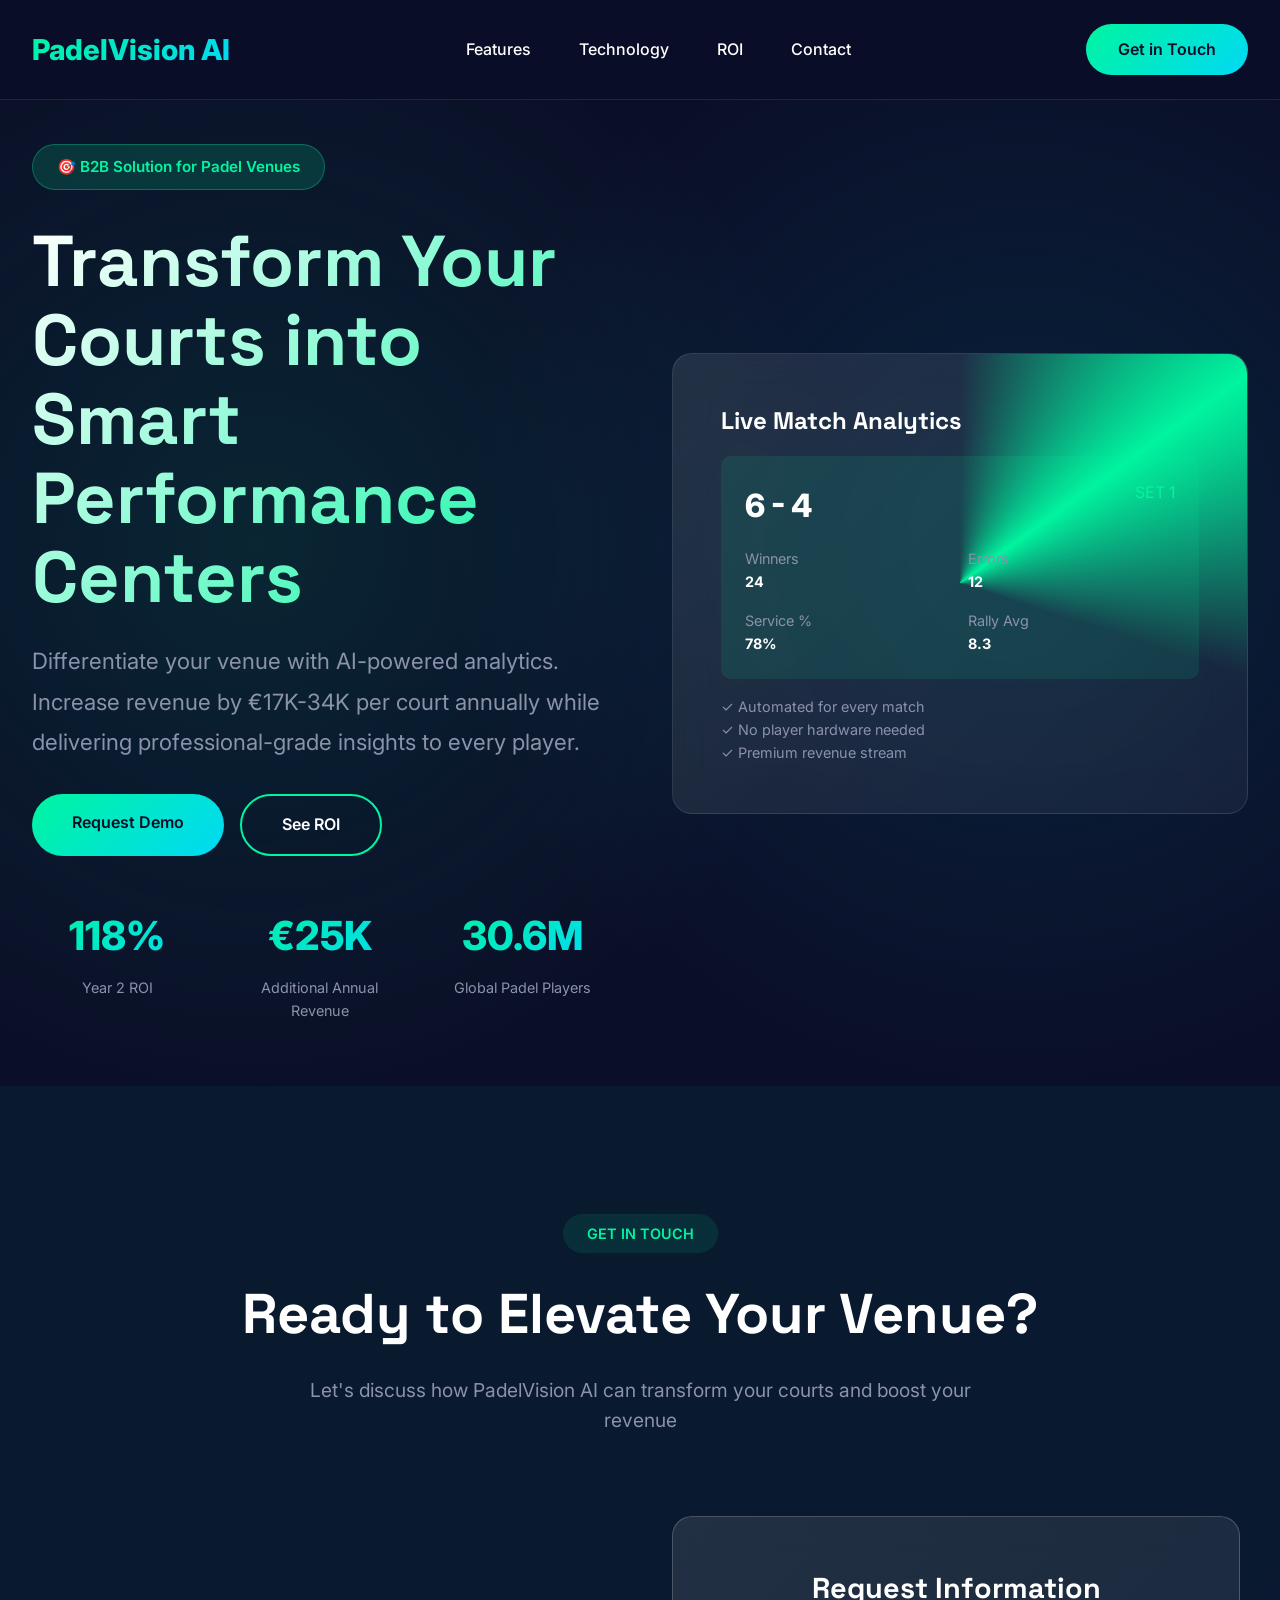
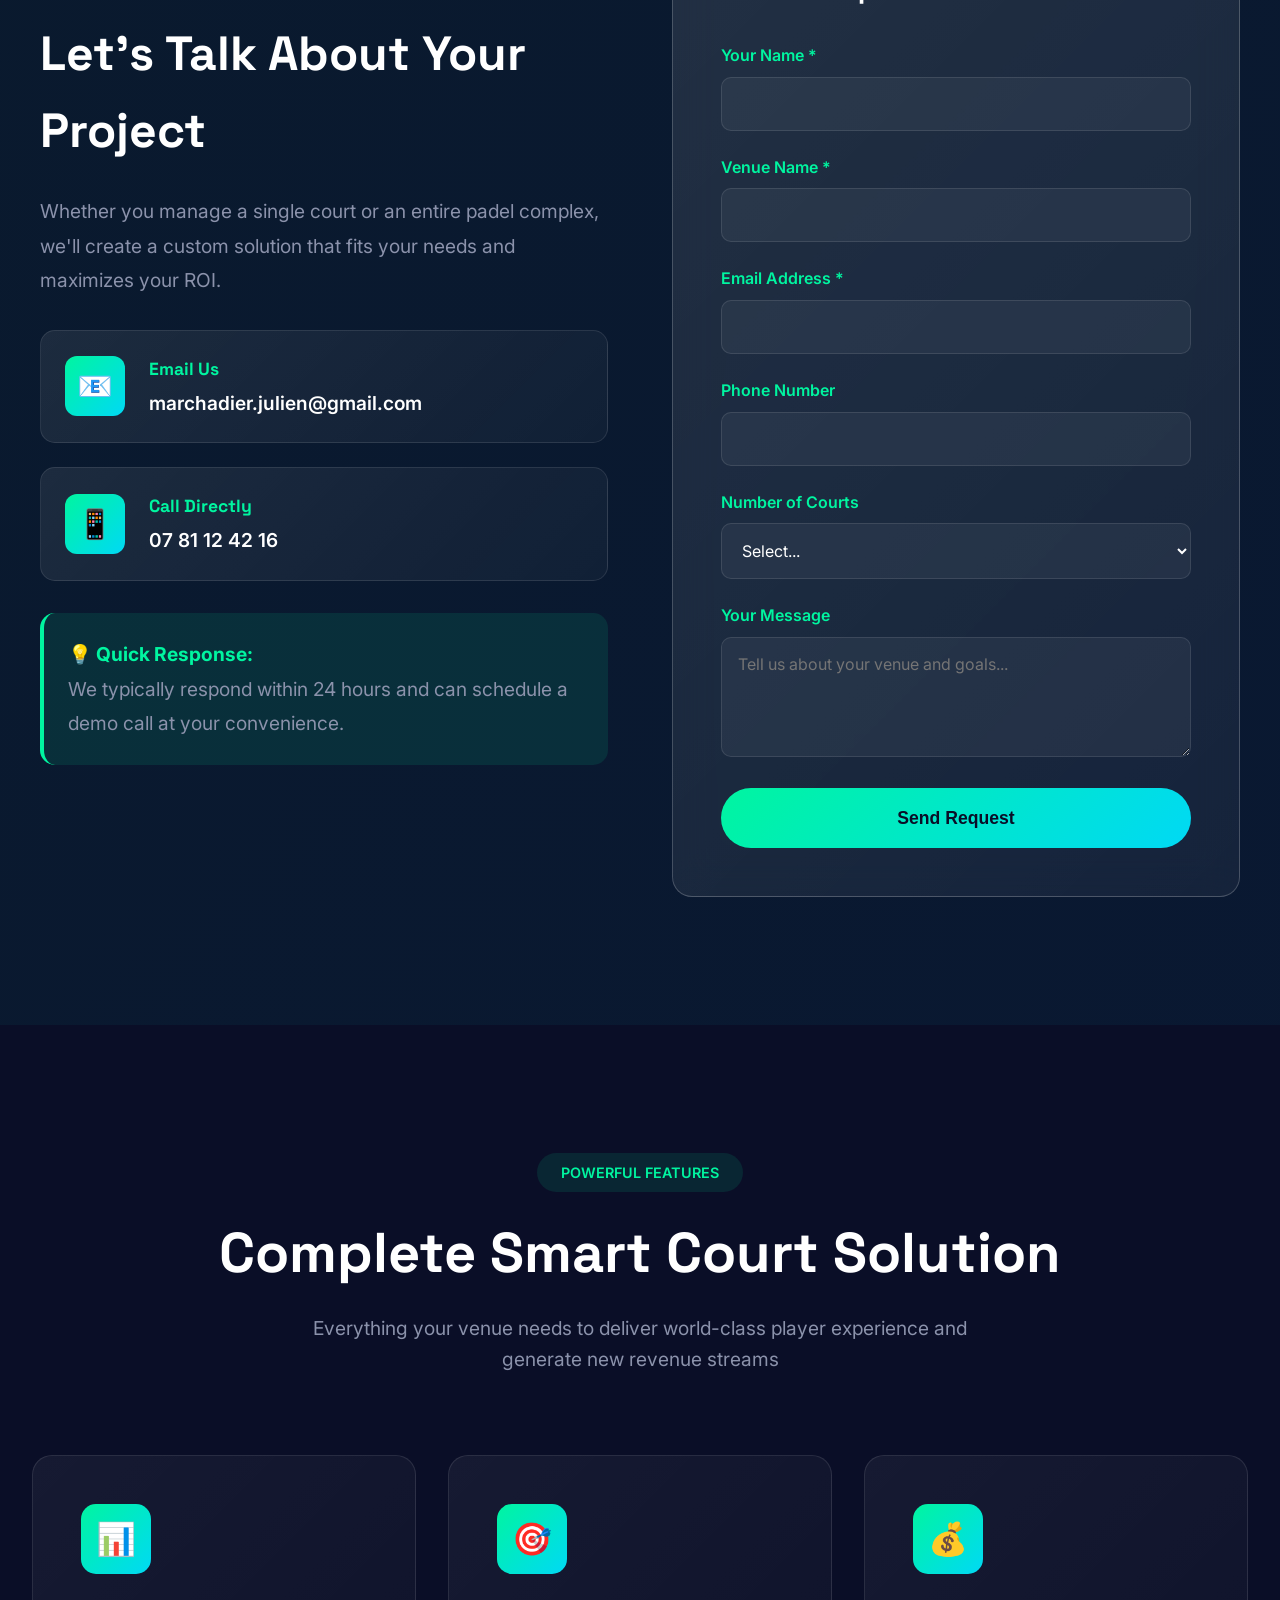
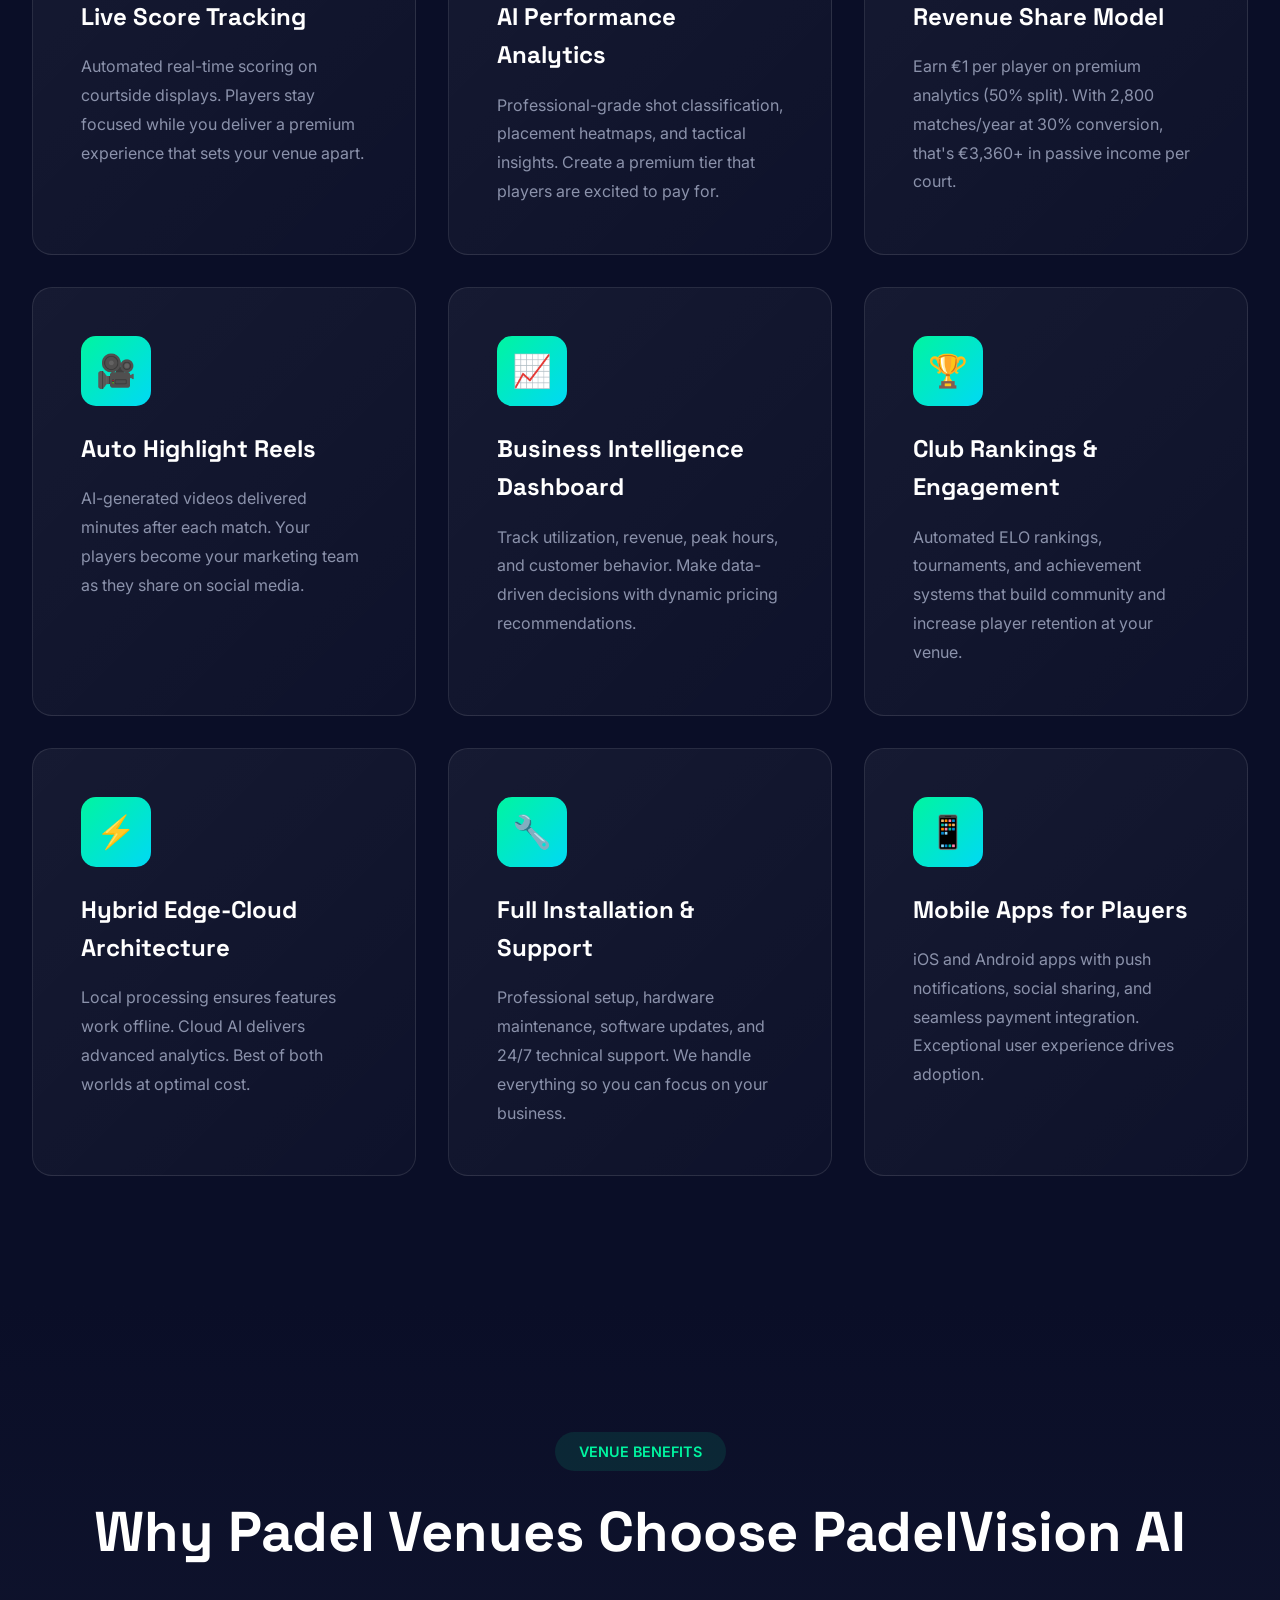
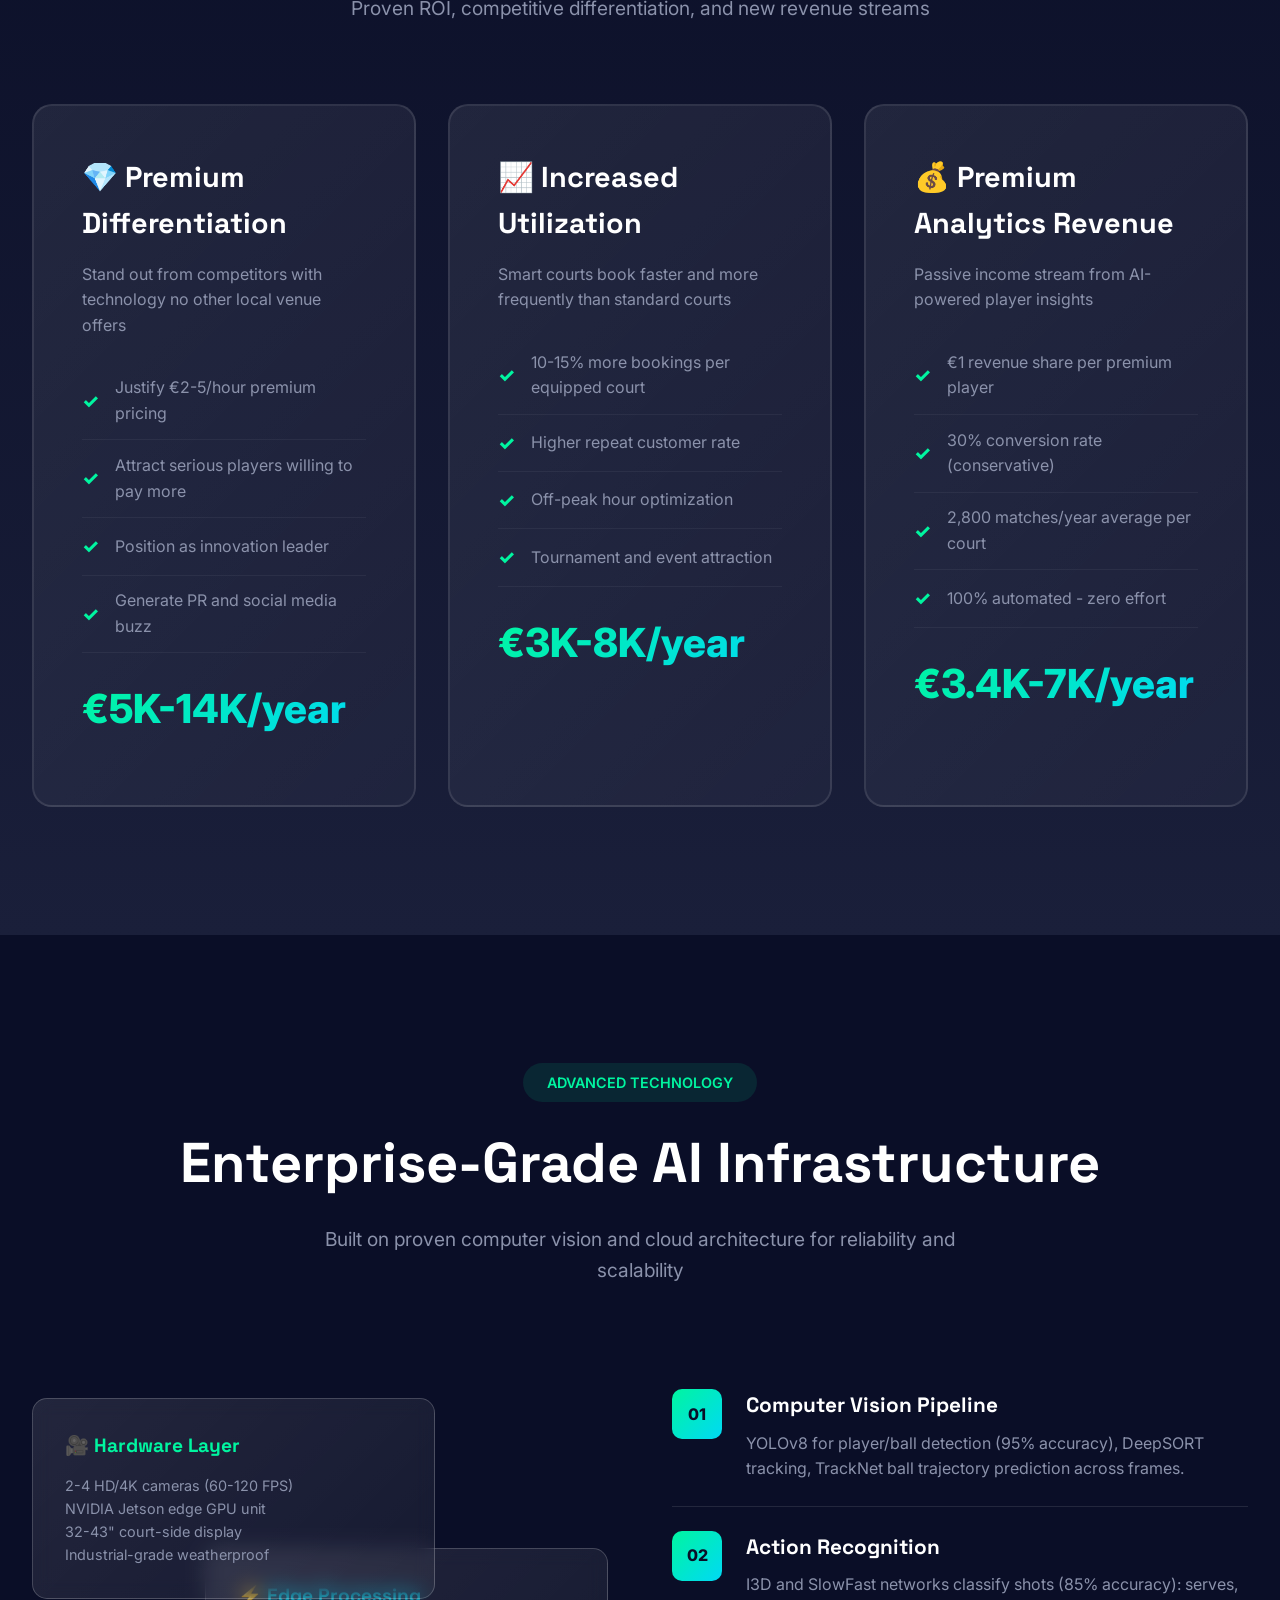
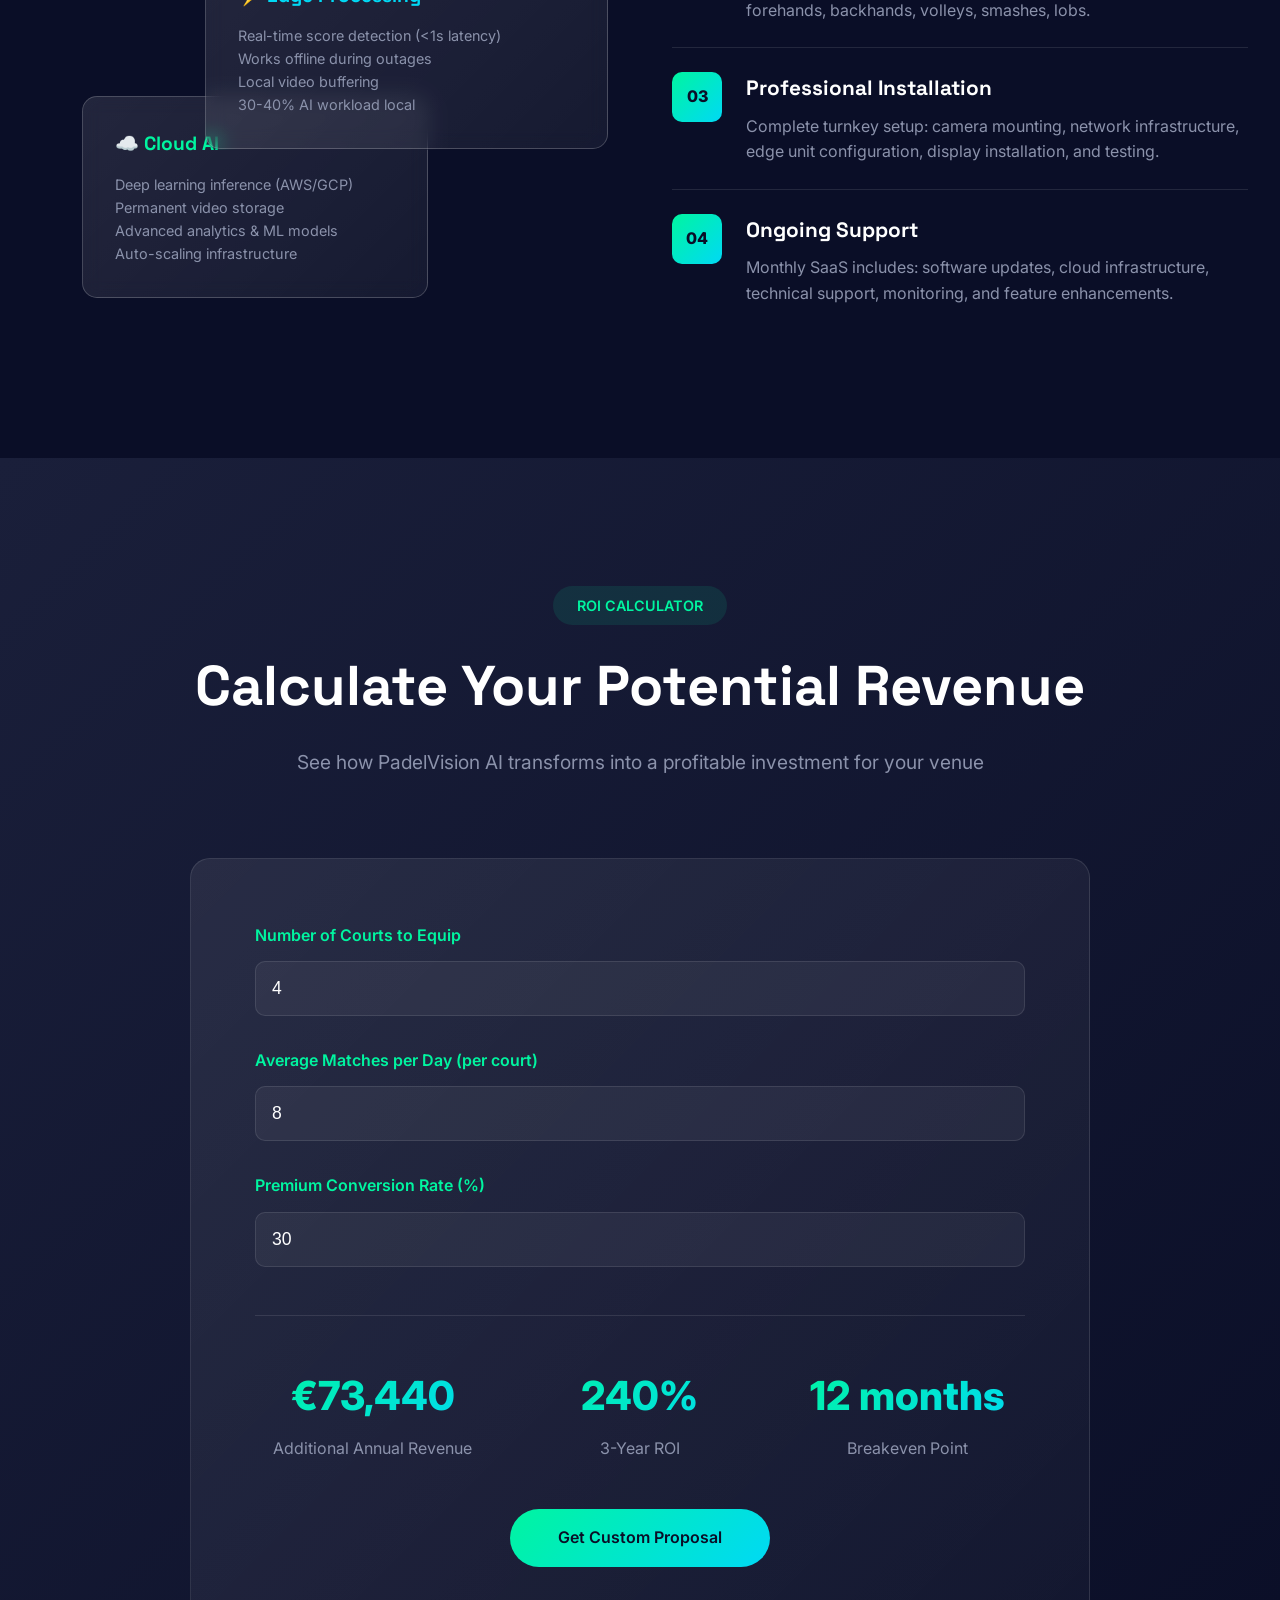
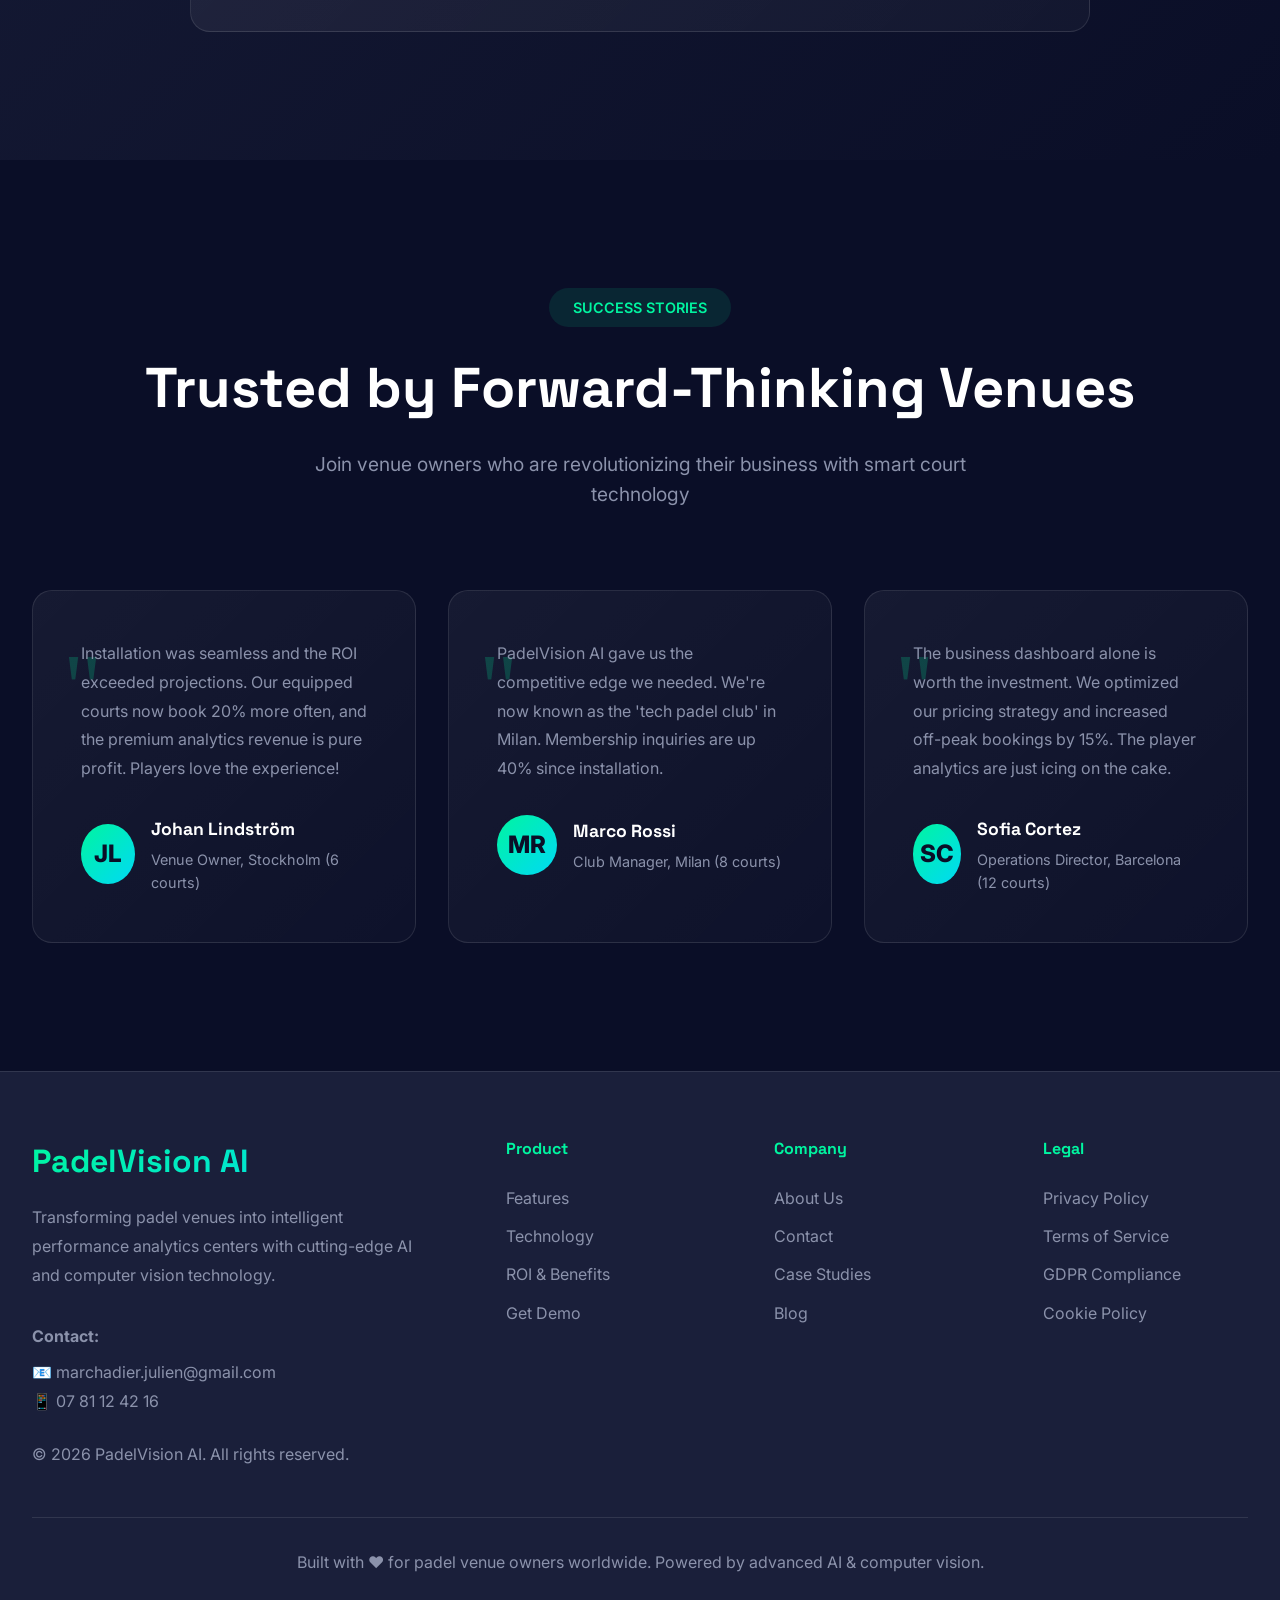
<file: padelvision_ai_website.html>
<!DOCTYPE html>
<html lang="en">
<head>
    <meta charset="UTF-8">
    <meta name="viewport" content="width=device-width, initial-scale=1.0">
    <meta name="description" content="PadelVision AI - Transform your padel courts into intelligent performance analytics centers with real-time match monitoring and AI-powered insights">
    <title>PadelVision AI - Smart Court Analytics for Padel Venues</title>
    <link rel="preconnect" href="https://fonts.googleapis.com">
    <link rel="preconnect" href="https://fonts.gstatic.com" crossorigin>
    <link href="https://fonts.googleapis.com/css2?family=Inter:wght@300;400;500;600;700;800;900&family=Space+Grotesk:wght@400;500;600;700&display=swap" rel="stylesheet">
    <style>
        * {
            margin: 0;
            padding: 0;
            box-sizing: border-box;
        }

        :root {
            --primary: #00F5A0;
            --primary-dark: #00C47E;
            --secondary: #00D9F5;
            --dark: #0A0E27;
            --dark-light: #1A1F3A;
            --gray: #8B92AB;
            --white: #FFFFFF;
            --gradient-1: linear-gradient(135deg, #00F5A0 0%, #00D9F5 100%);
            --gradient-2: linear-gradient(135deg, #667eea 0%, #764ba2 100%);
            --gradient-3: linear-gradient(135deg, #f093fb 0%, #f5576c 100%);
        }

        body {
            font-family: 'Inter', sans-serif;
            background-color: var(--dark);
            color: var(--white);
            line-height: 1.6;
            overflow-x: hidden;
        }

        h1, h2, h3, h4, h5, h6 {
            font-family: 'Space Grotesk', sans-serif;
            font-weight: 700;
        }

        /* Navigation */
        nav {
            position: fixed;
            top: 0;
            width: 100%;
            z-index: 1000;
            background: rgba(10, 14, 39, 0.95);
            backdrop-filter: blur(20px);
            border-bottom: 1px solid rgba(255, 255, 255, 0.1);
            transition: all 0.3s ease;
        }

        nav.scrolled {
            background: rgba(10, 14, 39, 0.98);
            box-shadow: 0 10px 30px rgba(0, 0, 0, 0.3);
        }

        .nav-container {
            max-width: 1400px;
            margin: 0 auto;
            padding: 1.5rem 2rem;
            display: flex;
            justify-content: space-between;
            align-items: center;
        }

        .logo {
            font-size: 1.8rem;
            font-weight: 800;
            background: var(--gradient-1);
            -webkit-background-clip: text;
            -webkit-text-fill-color: transparent;
            background-clip: text;
        }

        .nav-links {
            display: flex;
            gap: 3rem;
            list-style: none;
        }

        .nav-links a {
            color: var(--white);
            text-decoration: none;
            font-weight: 500;
            transition: color 0.3s ease;
            position: relative;
        }

        .nav-links a::after {
            content: '';
            position: absolute;
            bottom: -5px;
            left: 0;
            width: 0;
            height: 2px;
            background: var(--gradient-1);
            transition: width 0.3s ease;
        }

        .nav-links a:hover::after {
            width: 100%;
        }

        .cta-button {
            background: var(--gradient-1);
            color: var(--dark);
            padding: 0.8rem 2rem;
            border-radius: 50px;
            text-decoration: none;
            font-weight: 600;
            transition: all 0.3s ease;
            border: none;
            cursor: pointer;
        }

        .cta-button:hover {
            transform: translateY(-2px);
            box-shadow: 0 10px 30px rgba(0, 245, 160, 0.3);
        }

        /* Hero Section */
        .hero {
            min-height: 100vh;
            display: flex;
            align-items: center;
            position: relative;
            overflow: hidden;
            padding-top: 80px;
        }

        .hero::before {
            content: '';
            position: absolute;
            top: 0;
            left: 0;
            right: 0;
            bottom: 0;
            background: radial-gradient(circle at 20% 50%, rgba(0, 245, 160, 0.1) 0%, transparent 50%),
                        radial-gradient(circle at 80% 50%, rgba(0, 217, 245, 0.1) 0%, transparent 50%);
            animation: pulse 8s ease-in-out infinite;
        }

        @keyframes pulse {
            0%, 100% { opacity: 0.5; }
            50% { opacity: 1; }
        }

        .hero-container {
            max-width: 1400px;
            margin: 0 auto;
            padding: 4rem 2rem;
            display: grid;
            grid-template-columns: 1fr 1fr;
            gap: 4rem;
            align-items: center;
            position: relative;
            z-index: 1;
        }

        .hero-content h1 {
            font-size: 4.5rem;
            line-height: 1.1;
            margin-bottom: 1.5rem;
            background: linear-gradient(135deg, var(--white) 0%, var(--primary) 100%);
            -webkit-background-clip: text;
            -webkit-text-fill-color: transparent;
            background-clip: text;
        }

        .hero-content .subtitle {
            font-size: 1.4rem;
            color: var(--gray);
            margin-bottom: 2rem;
            line-height: 1.8;
        }

        .hero-badge {
            display: inline-block;
            background: rgba(0, 245, 160, 0.15);
            color: var(--primary);
            padding: 0.6rem 1.5rem;
            border-radius: 50px;
            font-size: 0.95rem;
            font-weight: 600;
            margin-bottom: 2rem;
            border: 1px solid rgba(0, 245, 160, 0.3);
        }

        .hero-stats {
            display: grid;
            grid-template-columns: repeat(3, 1fr);
            gap: 2rem;
            margin-top: 3rem;
        }

        .stat-item {
            text-align: center;
        }

        .stat-number {
            font-size: 2.5rem;
            font-weight: 800;
            background: var(--gradient-1);
            -webkit-background-clip: text;
            -webkit-text-fill-color: transparent;
            background-clip: text;
        }

        .stat-label {
            color: var(--gray);
            font-size: 0.9rem;
            margin-top: 0.5rem;
        }

        .hero-visual {
            position: relative;
        }

        .hero-card {
            background: linear-gradient(135deg, rgba(255, 255, 255, 0.1) 0%, rgba(255, 255, 255, 0.05) 100%);
            border: 1px solid rgba(255, 255, 255, 0.1);
            border-radius: 20px;
            padding: 3rem;
            backdrop-filter: blur(20px);
            position: relative;
            overflow: hidden;
            animation: float 6s ease-in-out infinite;
        }

        @keyframes float {
            0%, 100% { transform: translateY(0px); }
            50% { transform: translateY(-20px); }
        }

        .hero-card::before {
            content: '';
            position: absolute;
            top: -50%;
            left: -50%;
            width: 200%;
            height: 200%;
            background: conic-gradient(from 0deg, transparent, var(--primary), transparent 30%);
            animation: rotate 4s linear infinite;
        }

        @keyframes rotate {
            100% { transform: rotate(360deg); }
        }

        .hero-card-content {
            position: relative;
            z-index: 1;
        }

        /* Contact Card Section */
        .contact-card-section {
            padding: 8rem 2rem;
            background: linear-gradient(135deg, rgba(0, 245, 160, 0.05) 0%, rgba(0, 217, 245, 0.05) 100%);
            position: relative;
        }

        .contact-wrapper {
            max-width: 1200px;
            margin: 0 auto;
            display: grid;
            grid-template-columns: 1fr 1fr;
            gap: 4rem;
            align-items: center;
        }

        .contact-info h2 {
            font-size: 3rem;
            margin-bottom: 1.5rem;
        }

        .contact-info p {
            color: var(--gray);
            font-size: 1.2rem;
            line-height: 1.8;
            margin-bottom: 2rem;
        }

        .contact-methods {
            display: flex;
            flex-direction: column;
            gap: 1.5rem;
            margin-top: 2rem;
        }

        .contact-method {
            display: flex;
            align-items: center;
            gap: 1.5rem;
            background: linear-gradient(135deg, rgba(255, 255, 255, 0.08) 0%, rgba(255, 255, 255, 0.03) 100%);
            padding: 1.5rem;
            border-radius: 15px;
            border: 1px solid rgba(255, 255, 255, 0.1);
            transition: all 0.3s ease;
        }

        .contact-method:hover {
            border-color: var(--primary);
            transform: translateX(10px);
        }

        .contact-icon {
            width: 60px;
            height: 60px;
            background: var(--gradient-1);
            border-radius: 12px;
            display: flex;
            align-items: center;
            justify-content: center;
            font-size: 1.8rem;
            flex-shrink: 0;
        }

        .contact-method-content h4 {
            font-size: 1.1rem;
            margin-bottom: 0.3rem;
            color: var(--primary);
        }

        .contact-method-content a {
            color: var(--white);
            text-decoration: none;
            font-size: 1.2rem;
            font-weight: 600;
            transition: color 0.3s ease;
        }

        .contact-method-content a:hover {
            color: var(--primary);
        }

        .contact-card {
            background: linear-gradient(135deg, rgba(255, 255, 255, 0.1) 0%, rgba(255, 255, 255, 0.05) 100%);
            border: 1px solid rgba(255, 255, 255, 0.2);
            border-radius: 20px;
            padding: 3rem;
            backdrop-filter: blur(20px);
        }

        .contact-card h3 {
            font-size: 1.8rem;
            margin-bottom: 2rem;
            text-align: center;
        }

        .form-group {
            margin-bottom: 1.5rem;
        }

        .form-group label {
            display: block;
            margin-bottom: 0.5rem;
            color: var(--primary);
            font-weight: 600;
        }

        .form-group input,
        .form-group textarea,
        .form-group select {
            width: 100%;
            background: rgba(255, 255, 255, 0.05);
            border: 1px solid rgba(255, 255, 255, 0.1);
            border-radius: 10px;
            padding: 1rem;
            color: var(--white);
            font-size: 1rem;
            font-family: 'Inter', sans-serif;
            transition: all 0.3s ease;
        }

        .form-group input:focus,
        .form-group textarea:focus,
        .form-group select:focus {
            outline: none;
            border-color: var(--primary);
            background: rgba(255, 255, 255, 0.08);
        }

        .form-group textarea {
            resize: vertical;
            min-height: 120px;
        }

        .submit-button {
            width: 100%;
            background: var(--gradient-1);
            color: var(--dark);
            padding: 1.2rem;
            border-radius: 50px;
            font-weight: 700;
            font-size: 1.1rem;
            border: none;
            cursor: pointer;
            transition: all 0.3s ease;
        }

        .submit-button:hover {
            transform: translateY(-2px);
            box-shadow: 0 10px 30px rgba(0, 245, 160, 0.3);
        }

        /* Features Grid */
        .features {
            padding: 8rem 2rem;
            position: relative;
        }

        .container {
            max-width: 1400px;
            margin: 0 auto;
        }

        .section-header {
            text-align: center;
            margin-bottom: 5rem;
        }

        .section-tag {
            display: inline-block;
            background: rgba(0, 245, 160, 0.1);
            color: var(--primary);
            padding: 0.5rem 1.5rem;
            border-radius: 50px;
            font-size: 0.9rem;
            font-weight: 600;
            margin-bottom: 1rem;
        }

        .section-header h2 {
            font-size: 3.5rem;
            margin-bottom: 1rem;
        }

        .section-header p {
            color: var(--gray);
            font-size: 1.2rem;
            max-width: 700px;
            margin: 0 auto;
        }

        .features-grid {
            display: grid;
            grid-template-columns: repeat(auto-fit, minmax(350px, 1fr));
            gap: 2rem;
        }

        .feature-card {
            background: linear-gradient(135deg, rgba(255, 255, 255, 0.05) 0%, rgba(255, 255, 255, 0.02) 100%);
            border: 1px solid rgba(255, 255, 255, 0.1);
            border-radius: 20px;
            padding: 3rem;
            transition: all 0.3s ease;
            position: relative;
            overflow: hidden;
        }

        .feature-card::before {
            content: '';
            position: absolute;
            top: 0;
            left: 0;
            right: 0;
            height: 4px;
            background: var(--gradient-1);
            transform: scaleX(0);
            transition: transform 0.3s ease;
        }

        .feature-card:hover {
            transform: translateY(-10px);
            border-color: var(--primary);
        }

        .feature-card:hover::before {
            transform: scaleX(1);
        }

        .feature-icon {
            width: 70px;
            height: 70px;
            background: var(--gradient-1);
            border-radius: 15px;
            display: flex;
            align-items: center;
            justify-content: center;
            font-size: 2rem;
            margin-bottom: 1.5rem;
        }

        .feature-card h3 {
            font-size: 1.5rem;
            margin-bottom: 1rem;
        }

        .feature-card p {
            color: var(--gray);
            line-height: 1.8;
        }

        /* Value Proposition Section */
        .value-prop {
            padding: 8rem 2rem;
            background: linear-gradient(180deg, var(--dark) 0%, var(--dark-light) 100%);
        }

        .value-grid {
            display: grid;
            grid-template-columns: repeat(auto-fit, minmax(320px, 1fr));
            gap: 2rem;
            margin-top: 4rem;
        }

        .value-card {
            background: linear-gradient(135deg, rgba(255, 255, 255, 0.08) 0%, rgba(255, 255, 255, 0.03) 100%);
            border: 2px solid rgba(255, 255, 255, 0.1);
            border-radius: 20px;
            padding: 3rem;
            position: relative;
            transition: all 0.3s ease;
        }

        .value-card:hover {
            border-color: var(--primary);
            transform: translateY(-5px);
        }

        .value-card h3 {
            font-size: 1.8rem;
            margin-bottom: 1rem;
        }

        .value-highlight {
            font-size: 2.5rem;
            font-weight: 800;
            background: var(--gradient-1);
            -webkit-background-clip: text;
            -webkit-text-fill-color: transparent;
            background-clip: text;
            margin: 1rem 0;
        }

        .value-list {
            list-style: none;
            margin: 1.5rem 0;
        }

        .value-list li {
            padding: 0.8rem 0;
            border-bottom: 1px solid rgba(255, 255, 255, 0.05);
            display: flex;
            align-items: center;
            gap: 1rem;
            color: var(--gray);
        }

        .value-list li::before {
            content: '✓';
            color: var(--primary);
            font-weight: 800;
            font-size: 1.2rem;
        }

        /* Technology Section */
        .technology {
            padding: 8rem 2rem;
        }

        .tech-grid {
            display: grid;
            grid-template-columns: 1fr 1fr;
            gap: 4rem;
            align-items: center;
            margin-top: 4rem;
        }

        .tech-visual {
            position: relative;
            height: 500px;
        }

        .tech-layer {
            position: absolute;
            background: linear-gradient(135deg, rgba(255, 255, 255, 0.1) 0%, rgba(255, 255, 255, 0.05) 100%);
            border: 1px solid rgba(255, 255, 255, 0.2);
            border-radius: 15px;
            padding: 2rem;
            backdrop-filter: blur(10px);
            transition: all 0.3s ease;
        }

        .tech-layer:hover {
            transform: translateX(10px);
            border-color: var(--primary);
        }

        .tech-layer:nth-child(1) {
            top: 0;
            left: 0;
            width: 70%;
            z-index: 3;
        }

        .tech-layer:nth-child(2) {
            top: 150px;
            right: 0;
            width: 70%;
            z-index: 2;
        }

        .tech-layer:nth-child(3) {
            bottom: 0;
            left: 50px;
            width: 60%;
            z-index: 1;
        }

        .tech-list {
            list-style: none;
        }

        .tech-list li {
            padding: 1.5rem 0;
            border-bottom: 1px solid rgba(255, 255, 255, 0.1);
            display: flex;
            align-items: flex-start;
            gap: 1.5rem;
        }

        .tech-list li:last-child {
            border-bottom: none;
        }

        .tech-number {
            width: 50px;
            height: 50px;
            background: var(--gradient-1);
            border-radius: 10px;
            display: flex;
            align-items: center;
            justify-content: center;
            font-weight: 800;
            color: var(--dark);
            flex-shrink: 0;
        }

        .tech-content h4 {
            font-size: 1.3rem;
            margin-bottom: 0.5rem;
        }

        .tech-content p {
            color: var(--gray);
        }

        /* ROI Calculator */
        .roi-calculator {
            padding: 8rem 2rem;
            background: linear-gradient(135deg, var(--dark-light) 0%, var(--dark) 100%);
        }

        .calculator-container {
            max-width: 900px;
            margin: 4rem auto 0;
            background: linear-gradient(135deg, rgba(255, 255, 255, 0.08) 0%, rgba(255, 255, 255, 0.03) 100%);
            border: 1px solid rgba(255, 255, 255, 0.1);
            border-radius: 20px;
            padding: 4rem;
        }

        .calculator-input {
            margin-bottom: 2rem;
        }

        .calculator-input label {
            display: block;
            margin-bottom: 0.8rem;
            font-weight: 600;
            color: var(--primary);
        }

        .calculator-input input {
            width: 100%;
            background: rgba(255, 255, 255, 0.05);
            border: 1px solid rgba(255, 255, 255, 0.1);
            border-radius: 10px;
            padding: 1rem;
            color: var(--white);
            font-size: 1.1rem;
            transition: all 0.3s ease;
        }

        .calculator-input input:focus {
            outline: none;
            border-color: var(--primary);
            background: rgba(255, 255, 255, 0.08);
        }

        .calculator-results {
            display: grid;
            grid-template-columns: repeat(3, 1fr);
            gap: 2rem;
            margin-top: 3rem;
            padding-top: 3rem;
            border-top: 1px solid rgba(255, 255, 255, 0.1);
        }

        .result-item {
            text-align: center;
        }

        .result-value {
            font-size: 2.5rem;
            font-weight: 800;
            background: var(--gradient-1);
            -webkit-background-clip: text;
            -webkit-text-fill-color: transparent;
            background-clip: text;
        }

        .result-label {
            color: var(--gray);
            margin-top: 0.5rem;
        }

        /* Testimonials */
        .testimonials {
            padding: 8rem 2rem;
        }

        .testimonials-grid {
            display: grid;
            grid-template-columns: repeat(auto-fit, minmax(350px, 1fr));
            gap: 2rem;
            margin-top: 4rem;
        }

        .testimonial-card {
            background: linear-gradient(135deg, rgba(255, 255, 255, 0.05) 0%, rgba(255, 255, 255, 0.02) 100%);
            border: 1px solid rgba(255, 255, 255, 0.1);
            border-radius: 20px;
            padding: 3rem;
            position: relative;
        }

        .testimonial-card::before {
            content: '"';
            position: absolute;
            top: 20px;
            left: 30px;
            font-size: 6rem;
            color: var(--primary);
            opacity: 0.2;
            font-family: serif;
        }

        .testimonial-text {
            color: var(--gray);
            line-height: 1.8;
            margin-bottom: 2rem;
            position: relative;
            z-index: 1;
        }

        .testimonial-author {
            display: flex;
            align-items: center;
            gap: 1rem;
        }

        .author-avatar {
            width: 60px;
            height: 60px;
            background: var(--gradient-1);
            border-radius: 50%;
            display: flex;
            align-items: center;
            justify-content: center;
            font-weight: 800;
            font-size: 1.5rem;
            color: var(--dark);
        }

        .author-info h5 {
            font-size: 1.1rem;
            margin-bottom: 0.3rem;
        }

        .author-info p {
            color: var(--gray);
            font-size: 0.9rem;
        }

        /* Footer */
        footer {
            background: var(--dark-light);
            padding: 4rem 2rem 2rem;
            border-top: 1px solid rgba(255, 255, 255, 0.1);
        }

        .footer-content {
            max-width: 1400px;
            margin: 0 auto;
            display: grid;
            grid-template-columns: 2fr 1fr 1fr 1fr;
            gap: 4rem;
            margin-bottom: 3rem;
        }

        .footer-brand h3 {
            font-size: 2rem;
            background: var(--gradient-1);
            -webkit-background-clip: text;
            -webkit-text-fill-color: transparent;
            background-clip: text;
            margin-bottom: 1rem;
        }

        .footer-brand p {
            color: var(--gray);
            line-height: 1.8;
        }

        .footer-links h4 {
            margin-bottom: 1.5rem;
            color: var(--primary);
        }

        .footer-links ul {
            list-style: none;
        }

        .footer-links ul li {
            margin-bottom: 0.8rem;
        }

        .footer-links ul li a {
            color: var(--gray);
            text-decoration: none;
            transition: color 0.3s ease;
        }

        .footer-links ul li a:hover {
            color: var(--primary);
        }

        .footer-bottom {
            max-width: 1400px;
            margin: 0 auto;
            padding-top: 2rem;
            border-top: 1px solid rgba(255, 255, 255, 0.1);
            text-align: center;
            color: var(--gray);
        }

        /* Animations */
        @keyframes fadeInUp {
            from {
                opacity: 0;
                transform: translateY(30px);
            }
            to {
                opacity: 1;
                transform: translateY(0);
            }
        }

        .fade-in-up {
            animation: fadeInUp 0.8s ease-out;
        }

        /* Responsive */
        @media (max-width: 1024px) {
            .hero-container,
            .tech-grid,
            .contact-wrapper {
                grid-template-columns: 1fr;
            }

            .hero-content h1 {
                font-size: 3rem;
            }

            .nav-links {
                display: none;
            }

            .footer-content {
                grid-template-columns: 1fr 1fr;
            }

            .tech-visual {
                height: 600px;
            }

            .tech-layer {
                width: 80% !important;
            }
        }

        @media (max-width: 768px) {
            .hero-content h1 {
                font-size: 2.5rem;
            }

            .section-header h2 {
                font-size: 2.5rem;
            }

            .hero-stats {
                grid-template-columns: 1fr;
            }

            .features-grid,
            .value-grid,
            .testimonials-grid {
                grid-template-columns: 1fr;
            }

            .calculator-results {
                grid-template-columns: 1fr;
            }

            .footer-content {
                grid-template-columns: 1fr;
            }

            .contact-info h2 {
                font-size: 2rem;
            }
        }

        /* Custom Scrollbar */
        ::-webkit-scrollbar {
            width: 10px;
        }

        ::-webkit-scrollbar-track {
            background: var(--dark);
        }

        ::-webkit-scrollbar-thumb {
            background: var(--primary);
            border-radius: 5px;
        }

        ::-webkit-scrollbar-thumb:hover {
            background: var(--primary-dark);
        }

        /* Form Success Message */
        .success-message {
            background: rgba(0, 245, 160, 0.1);
            border: 1px solid var(--primary);
            color: var(--primary);
            padding: 1rem;
            border-radius: 10px;
            margin-bottom: 1rem;
            display: none;
            text-align: center;
        }

        .success-message.show {
            display: block;
            animation: fadeInUp 0.5s ease-out;
        }
    </style>
</head>
<body>
    <!-- Navigation -->
    <nav id="navbar">
        <div class="nav-container">
            <div class="logo">PadelVision AI</div>
            <ul class="nav-links">
                <li><a href="#features">Features</a></li>
                <li><a href="#technology">Technology</a></li>
                <li><a href="#value">ROI</a></li>
                <li><a href="#contact">Contact</a></li>
            </ul>
            <a href="#contact" class="cta-button">Get in Touch</a>
        </div>
    </nav>

    <!-- Hero Section -->
    <section class="hero">
        <div class="hero-container">
            <div class="hero-content fade-in-up">
                <div class="hero-badge">🎯 B2B Solution for Padel Venues</div>
                <h1>Transform Your Courts into Smart Performance Centers</h1>
                <p class="subtitle">Differentiate your venue with AI-powered analytics. Increase revenue by €17K-34K per court annually while delivering professional-grade insights to every player.</p>
                <div style="display: flex; gap: 1rem; margin-top: 2rem; flex-wrap: wrap;">
                    <a href="#contact" class="cta-button" style="display: inline-block; padding: 1rem 2.5rem;">Request Demo</a>
                    <a href="#value" class="cta-button" style="display: inline-block; padding: 1rem 2.5rem; background: transparent; border: 2px solid var(--primary); color: var(--white);">See ROI</a>
                </div>
                <div class="hero-stats">
                    <div class="stat-item">
                        <div class="stat-number">118%</div>
                        <div class="stat-label">Year 2 ROI</div>
                    </div>
                    <div class="stat-item">
                        <div class="stat-number">€25K</div>
                        <div class="stat-label">Additional Annual Revenue</div>
                    </div>
                    <div class="stat-item">
                        <div class="stat-number">30.6M</div>
                        <div class="stat-label">Global Padel Players</div>
                    </div>
                </div>
            </div>
            <div class="hero-visual">
                <div class="hero-card">
                    <div class="hero-card-content">
                        <h3 style="font-size: 1.5rem; margin-bottom: 1rem;">Live Match Analytics</h3>
                        <div style="background: rgba(0, 245, 160, 0.1); padding: 1.5rem; border-radius: 10px; margin: 1rem 0;">
                            <div style="display: flex; justify-content: space-between; margin-bottom: 1rem;">
                                <span style="font-size: 2rem; font-weight: 800;">6 - 4</span>
                                <span style="color: var(--primary);">SET 1</span>
                            </div>
                            <div style="display: grid; grid-template-columns: 1fr 1fr; gap: 1rem; font-size: 0.9rem;">
                                <div>
                                    <div style="color: var(--gray);">Winners</div>
                                    <div style="font-weight: 700;">24</div>
                                </div>
                                <div>
                                    <div style="color: var(--gray);">Errors</div>
                                    <div style="font-weight: 700;">12</div>
                                </div>
                                <div>
                                    <div style="color: var(--gray);">Service %</div>
                                    <div style="font-weight: 700;">78%</div>
                                </div>
                                <div>
                                    <div style="color: var(--gray);">Rally Avg</div>
                                    <div style="font-weight: 700;">8.3</div>
                                </div>
                            </div>
                        </div>
                        <p style="color: var(--gray); font-size: 0.9rem; margin-top: 1rem;">✓ Automated for every match<br>✓ No player hardware needed<br>✓ Premium revenue stream</p>
                    </div>
                </div>
            </div>
        </div>
    </section>

    <!-- Contact Card Section -->
    <section class="contact-card-section" id="contact">
        <div class="container">
            <div class="section-header">
                <span class="section-tag">GET IN TOUCH</span>
                <h2>Ready to Elevate Your Venue?</h2>
                <p>Let's discuss how PadelVision AI can transform your courts and boost your revenue</p>
            </div>
            <div class="contact-wrapper">
                <div class="contact-info">
                    <h2>Let's Talk About Your Project</h2>
                    <p>Whether you manage a single court or an entire padel complex, we'll create a custom solution that fits your needs and maximizes your ROI.</p>

                    <div class="contact-methods">
                        <div class="contact-method">
                            <div class="contact-icon">📧</div>
                            <div class="contact-method-content">
                                <h4>Email Us</h4>
                                <a href="mailto:marchadier.julien@gmail.com">marchadier.julien@gmail.com</a>
                            </div>
                        </div>

                        <div class="contact-method">
                            <div class="contact-icon">📱</div>
                            <div class="contact-method-content">
                                <h4>Call Directly</h4>
                                <a href="tel:+33781124216">07 81 12 42 16</a>
                            </div>
                        </div>
                    </div>

                    <p style="margin-top: 2rem; padding: 1.5rem; background: rgba(0, 245, 160, 0.1); border-radius: 15px; border-left: 4px solid var(--primary);">
                        <strong style="color: var(--primary);">💡 Quick Response:</strong><br>
                        We typically respond within 24 hours and can schedule a demo call at your convenience.
                    </p>
                </div>

                <div class="contact-card">
                    <h3>Request Information</h3>
                    <div class="success-message" id="successMessage">
                        ✓ Thank you! We'll contact you shortly.
                    </div>
                    <form id="contactForm">
                        <div class="form-group">
                            <label for="name">Your Name *</label>
                            <input type="text" id="name" name="name" required>
                        </div>

                        <div class="form-group">
                            <label for="venue">Venue Name *</label>
                            <input type="text" id="venue" name="venue" required>
                        </div>

                        <div class="form-group">
                            <label for="email">Email Address *</label>
                            <input type="email" id="email" name="email" required>
                        </div>

                        <div class="form-group">
                            <label for="phone">Phone Number</label>
                            <input type="tel" id="phone" name="phone">
                        </div>

                        <div class="form-group">
                            <label for="courts">Number of Courts</label>
                            <select id="courts" name="courts">
                                <option value="">Select...</option>
                                <option value="1-2">1-2 courts</option>
                                <option value="3-5">3-5 courts</option>
                                <option value="6-10">6-10 courts</option>
                                <option value="10+">10+ courts</option>
                            </select>
                        </div>

                        <div class="form-group">
                            <label for="message">Your Message</label>
                            <textarea id="message" name="message" placeholder="Tell us about your venue and goals..."></textarea>
                        </div>

                        <button type="submit" class="submit-button">Send Request</button>
                    </form>
                </div>
            </div>
        </div>
    </section>

    <!-- Features Section -->
    <section class="features" id="features">
        <div class="container">
            <div class="section-header">
                <span class="section-tag">POWERFUL FEATURES</span>
                <h2>Complete Smart Court Solution</h2>
                <p>Everything your venue needs to deliver world-class player experience and generate new revenue streams</p>
            </div>
            <div class="features-grid">
                <div class="feature-card">
                    <div class="feature-icon">📊</div>
                    <h3>Live Score Tracking</h3>
                    <p>Automated real-time scoring on courtside displays. Players stay focused while you deliver a premium experience that sets your venue apart.</p>
                </div>
                <div class="feature-card">
                    <div class="feature-icon">🎯</div>
                    <h3>AI Performance Analytics</h3>
                    <p>Professional-grade shot classification, placement heatmaps, and tactical insights. Create a premium tier that players are excited to pay for.</p>
                </div>
                <div class="feature-card">
                    <div class="feature-icon">💰</div>
                    <h3>Revenue Share Model</h3>
                    <p>Earn €1 per player on premium analytics (50% split). With 2,800 matches/year at 30% conversion, that's €3,360+ in passive income per court.</p>
                </div>
                <div class="feature-card">
                    <div class="feature-icon">🎥</div>
                    <h3>Auto Highlight Reels</h3>
                    <p>AI-generated videos delivered minutes after each match. Your players become your marketing team as they share on social media.</p>
                </div>
                <div class="feature-card">
                    <div class="feature-icon">📈</div>
                    <h3>Business Intelligence Dashboard</h3>
                    <p>Track utilization, revenue, peak hours, and customer behavior. Make data-driven decisions with dynamic pricing recommendations.</p>
                </div>
                <div class="feature-card">
                    <div class="feature-icon">🏆</div>
                    <h3>Club Rankings & Engagement</h3>
                    <p>Automated ELO rankings, tournaments, and achievement systems that build community and increase player retention at your venue.</p>
                </div>
                <div class="feature-card">
                    <div class="feature-icon">⚡</div>
                    <h3>Hybrid Edge-Cloud Architecture</h3>
                    <p>Local processing ensures features work offline. Cloud AI delivers advanced analytics. Best of both worlds at optimal cost.</p>
                </div>
                <div class="feature-card">
                    <div class="feature-icon">🔧</div>
                    <h3>Full Installation & Support</h3>
                    <p>Professional setup, hardware maintenance, software updates, and 24/7 technical support. We handle everything so you can focus on your business.</p>
                </div>
                <div class="feature-card">
                    <div class="feature-icon">📱</div>
                    <h3>Mobile Apps for Players</h3>
                    <p>iOS and Android apps with push notifications, social sharing, and seamless payment integration. Exceptional user experience drives adoption.</p>
                </div>
            </div>
        </div>
    </section>

    <!-- Value Proposition -->
    <section class="value-prop" id="value">
        <div class="container">
            <div class="section-header">
                <span class="section-tag">VENUE BENEFITS</span>
                <h2>Why Padel Venues Choose PadelVision AI</h2>
                <p>Proven ROI, competitive differentiation, and new revenue streams</p>
            </div>
            <div class="value-grid">
                <div class="value-card">
                    <h3>💎 Premium Differentiation</h3>
                    <p style="color: var(--gray); margin: 1rem 0;">Stand out from competitors with technology no other local venue offers</p>
                    <ul class="value-list">
                        <li>Justify €2-5/hour premium pricing</li>
                        <li>Attract serious players willing to pay more</li>
                        <li>Position as innovation leader</li>
                        <li>Generate PR and social media buzz</li>
                    </ul>
                    <div class="value-highlight">€5K-14K/year</div>
                </div>

                <div class="value-card">
                    <h3>📈 Increased Utilization</h3>
                    <p style="color: var(--gray); margin: 1rem 0;">Smart courts book faster and more frequently than standard courts</p>
                    <ul class="value-list">
                        <li>10-15% more bookings per equipped court</li>
                        <li>Higher repeat customer rate</li>
                        <li>Off-peak hour optimization</li>
                        <li>Tournament and event attraction</li>
                    </ul>
                    <div class="value-highlight">€3K-8K/year</div>
                </div>

                <div class="value-card">
                    <h3>💰 Premium Analytics Revenue</h3>
                    <p style="color: var(--gray); margin: 1rem 0;">Passive income stream from AI-powered player insights</p>
                    <ul class="value-list">
                        <li>€1 revenue share per premium player</li>
                        <li>30% conversion rate (conservative)</li>
                        <li>2,800 matches/year average per court</li>
                        <li>100% automated - zero effort</li>
                    </ul>
                    <div class="value-highlight">€3.4K-7K/year</div>
                </div>
            </div>
        </div>
    </section>

    <!-- Technology Section -->
    <section class="technology" id="technology">
        <div class="container">
            <div class="section-header">
                <span class="section-tag">ADVANCED TECHNOLOGY</span>
                <h2>Enterprise-Grade AI Infrastructure</h2>
                <p>Built on proven computer vision and cloud architecture for reliability and scalability</p>
            </div>
            <div class="tech-grid">
                <div class="tech-visual">
                    <div class="tech-layer">
                        <h4 style="font-size: 1.2rem; margin-bottom: 0.8rem; color: var(--primary);">🎥 Hardware Layer</h4>
                        <p style="color: var(--gray); font-size: 0.9rem;">2-4 HD/4K cameras (60-120 FPS)<br>NVIDIA Jetson edge GPU unit<br>32-43" court-side display<br>Industrial-grade weatherproof</p>
                    </div>
                    <div class="tech-layer">
                        <h4 style="font-size: 1.2rem; margin-bottom: 0.8rem; color: var(--secondary);">⚡ Edge Processing</h4>
                        <p style="color: var(--gray); font-size: 0.9rem;">Real-time score detection (&lt;1s latency)<br>Works offline during outages<br>Local video buffering<br>30-40% AI workload local</p>
                    </div>
                    <div class="tech-layer">
                        <h4 style="font-size: 1.2rem; margin-bottom: 0.8rem; color: var(--primary);">☁️ Cloud AI</h4>
                        <p style="color: var(--gray); font-size: 0.9rem;">Deep learning inference (AWS/GCP)<br>Permanent video storage<br>Advanced analytics & ML models<br>Auto-scaling infrastructure</p>
                    </div>
                </div>
                <div>
                    <ul class="tech-list">
                        <li>
                            <div class="tech-number">01</div>
                            <div class="tech-content">
                                <h4>Computer Vision Pipeline</h4>
                                <p>YOLOv8 for player/ball detection (95% accuracy), DeepSORT tracking, TrackNet ball trajectory prediction across frames.</p>
                            </div>
                        </li>
                        <li>
                            <div class="tech-number">02</div>
                            <div class="tech-content">
                                <h4>Action Recognition</h4>
                                <p>I3D and SlowFast networks classify shots (85% accuracy): serves, forehands, backhands, volleys, smashes, lobs.</p>
                            </div>
                        </li>
                        <li>
                            <div class="tech-number">03</div>
                            <div class="tech-content">
                                <h4>Professional Installation</h4>
                                <p>Complete turnkey setup: camera mounting, network infrastructure, edge unit configuration, display installation, and testing.</p>
                            </div>
                        </li>
                        <li>
                            <div class="tech-number">04</div>
                            <div class="tech-content">
                                <h4>Ongoing Support</h4>
                                <p>Monthly SaaS includes: software updates, cloud infrastructure, technical support, monitoring, and feature enhancements.</p>
                            </div>
                        </li>
                    </ul>
                </div>
            </div>
        </div>
    </section>

    <!-- ROI Calculator -->
    <section class="roi-calculator">
        <div class="container">
            <div class="section-header">
                <span class="section-tag">ROI CALCULATOR</span>
                <h2>Calculate Your Potential Revenue</h2>
                <p>See how PadelVision AI transforms into a profitable investment for your venue</p>
            </div>
            <div class="calculator-container">
                <div class="calculator-input">
                    <label for="calc-courts">Number of Courts to Equip</label>
                    <input type="number" id="calc-courts" value="4" min="1" max="20">
                </div>
                <div class="calculator-input">
                    <label for="calc-matches">Average Matches per Day (per court)</label>
                    <input type="number" id="calc-matches" value="8" min="1" max="15">
                </div>
                <div class="calculator-input">
                    <label for="calc-conversion">Premium Conversion Rate (%)</label>
                    <input type="number" id="calc-conversion" value="30" min="10" max="50">
                </div>
                <div class="calculator-results">
                    <div class="result-item">
                        <div class="result-value" id="annual-revenue">€100,000</div>
                        <div class="result-label">Additional Annual Revenue</div>
                    </div>
                    <div class="result-item">
                        <div class="result-value" id="roi">275%</div>
                        <div class="result-label">3-Year ROI</div>
                    </div>
                    <div class="result-item">
                        <div class="result-value" id="breakeven">12 months</div>
                        <div class="result-label">Breakeven Point</div>
                    </div>
                </div>
                <div style="text-align: center; margin-top: 3rem;">
                    <a href="#contact" class="cta-button" style="display: inline-block; padding: 1rem 3rem;">Get Custom Proposal</a>
                </div>
            </div>
        </div>
    </section>

    <!-- Testimonials -->
    <section class="testimonials">
        <div class="container">
            <div class="section-header">
                <span class="section-tag">SUCCESS STORIES</span>
                <h2>Trusted by Forward-Thinking Venues</h2>
                <p>Join venue owners who are revolutionizing their business with smart court technology</p>
            </div>
            <div class="testimonials-grid">
                <div class="testimonial-card">
                    <p class="testimonial-text">Installation was seamless and the ROI exceeded projections. Our equipped courts now book 20% more often, and the premium analytics revenue is pure profit. Players love the experience!</p>
                    <div class="testimonial-author">
                        <div class="author-avatar">JL</div>
                        <div class="author-info">
                            <h5>Johan Lindström</h5>
                            <p>Venue Owner, Stockholm (6 courts)</p>
                        </div>
                    </div>
                </div>
                <div class="testimonial-card">
                    <p class="testimonial-text">PadelVision AI gave us the competitive edge we needed. We're now known as the 'tech padel club' in Milan. Membership inquiries are up 40% since installation.</p>
                    <div class="testimonial-author">
                        <div class="author-avatar">MR</div>
                        <div class="author-info">
                            <h5>Marco Rossi</h5>
                            <p>Club Manager, Milan (8 courts)</p>
                        </div>
                    </div>
                </div>
                <div class="testimonial-card">
                    <p class="testimonial-text">The business dashboard alone is worth the investment. We optimized our pricing strategy and increased off-peak bookings by 15%. The player analytics are just icing on the cake.</p>
                    <div class="testimonial-author">
                        <div class="author-avatar">SC</div>
                        <div class="author-info">
                            <h5>Sofia Cortez</h5>
                            <p>Operations Director, Barcelona (12 courts)</p>
                        </div>
                    </div>
                </div>
            </div>
        </div>
    </section>

    <!-- Footer -->
    <footer>
        <div class="footer-content">
            <div class="footer-brand">
                <h3>PadelVision AI</h3>
                <p>Transforming padel venues into intelligent performance analytics centers with cutting-edge AI and computer vision technology.</p>
                <div style="margin-top: 2rem;">
                    <p style="margin-bottom: 0.5rem;"><strong>Contact:</strong></p>
                    <p>📧 <a href="mailto:marchadier.julien@gmail.com" style="color: var(--gray); text-decoration: none;">marchadier.julien@gmail.com</a></p>
                    <p>📱 <a href="tel:+33781124216" style="color: var(--gray); text-decoration: none;">07 81 12 42 16</a></p>
                </div>
                <p style="margin-top: 1.5rem; color: var(--gray);">© 2026 PadelVision AI. All rights reserved.</p>
            </div>
            <div class="footer-links">
                <h4>Product</h4>
                <ul>
                    <li><a href="#features">Features</a></li>
                    <li><a href="#technology">Technology</a></li>
                    <li><a href="#value">ROI & Benefits</a></li>
                    <li><a href="#contact">Get Demo</a></li>
                </ul>
            </div>
            <div class="footer-links">
                <h4>Company</h4>
                <ul>
                    <li><a href="#">About Us</a></li>
                    <li><a href="#contact">Contact</a></li>
                    <li><a href="#">Case Studies</a></li>
                    <li><a href="#">Blog</a></li>
                </ul>
            </div>
            <div class="footer-links">
                <h4>Legal</h4>
                <ul>
                    <li><a href="#">Privacy Policy</a></li>
                    <li><a href="#">Terms of Service</a></li>
                    <li><a href="#">GDPR Compliance</a></li>
                    <li><a href="#">Cookie Policy</a></li>
                </ul>
            </div>
        </div>
        <div class="footer-bottom">
            <p>Built with ❤️ for padel venue owners worldwide. Powered by advanced AI & computer vision.</p>
        </div>
    </footer>

    <script>
        // Navbar scroll effect
        window.addEventListener('scroll', function() {
            const navbar = document.getElementById('navbar');
            if (window.scrollY > 50) {
                navbar.classList.add('scrolled');
            } else {
                navbar.classList.remove('scrolled');
            }
        });

        // Smooth scrolling
        document.querySelectorAll('a[href^="#"]').forEach(anchor => {
            anchor.addEventListener('click', function (e) {
                e.preventDefault();
                const target = document.querySelector(this.getAttribute('href'));
                if (target) {
                    target.scrollIntoView({
                        behavior: 'smooth',
                        block: 'start'
                    });
                }
            });
        });

        // Contact Form Handler (mailto fallback)
        document.getElementById('contactForm').addEventListener('submit', function(e) {
            e.preventDefault();

            const name = document.getElementById('name').value;
            const venue = document.getElementById('venue').value;
            const email = document.getElementById('email').value;
            const phone = document.getElementById('phone').value;
            const courts = document.getElementById('courts').value;
            const message = document.getElementById('message').value;

            const subject = encodeURIComponent(`PadelVision AI Inquiry from ${venue}`);
            const body = encodeURIComponent(`Name: ${name}
Venue: ${venue}
Email: ${email}
Phone: ${phone}
Number of Courts: ${courts}

Message:
${message}
            `);

            // Show success message
            document.getElementById('successMessage').classList.add('show');

            // Open mailto
            window.location.href = `mailto:marchadier.julien@gmail.com?subject=${subject}&body=${body}`;

            // Reset form after a delay
            setTimeout(() => {
                document.getElementById('contactForm').reset();
                setTimeout(() => {
                    document.getElementById('successMessage').classList.remove('show');
                }, 3000);
            }, 1000);
        });

        // ROI Calculator
        function calculateROI() {
            const courts = parseInt(document.getElementById('calc-courts').value) || 4;
            const matchesPerDay = parseInt(document.getElementById('calc-matches').value) || 8;
            const conversionRate = parseInt(document.getElementById('calc-conversion').value) || 30;

            const daysPerYear = 350;
            const totalMatches = courts * matchesPerDay * daysPerYear;
            const premiumRevenue = totalMatches * (conversionRate / 100) * 4; // €2/player * 4 players, 50% share
            const courtPremium = 10000 * courts; // Mid-range court differentiation premium
            const utilisationBoost = 5000 * courts; // Conservative utilization increase
            const annualRevenue = premiumRevenue + courtPremium + utilisationBoost;

            document.getElementById('annual-revenue').textContent = '€' + annualRevenue.toLocaleString();
            document.getElementById('roi').textContent = courts >= 5 ? '275%' : '240%';
            document.getElementById('breakeven').textContent = courts <= 5 ? '12 months' : '10 months';
        }

        ['calc-courts', 'calc-matches', 'calc-conversion'].forEach(id => {
            document.getElementById(id).addEventListener('input', calculateROI);
        });

        calculateROI();

        // Intersection Observer for animations
        const observerOptions = {
            threshold: 0.1,
            rootMargin: '0px 0px -100px 0px'
        };

        const observer = new IntersectionObserver(function(entries) {
            entries.forEach(entry => {
                if (entry.isIntersecting) {
                    entry.target.style.opacity = '1';
                    entry.target.style.transform = 'translateY(0)';
                }
            });
        }, observerOptions);

        document.querySelectorAll('.feature-card, .value-card, .testimonial-card, .tech-layer').forEach(el => {
            el.style.opacity = '0';
            el.style.transform = 'translateY(30px)';
            el.style.transition = 'all 0.6s ease-out';
            observer.observe(el);
        });
    </script>
</body>
</html>
</file>
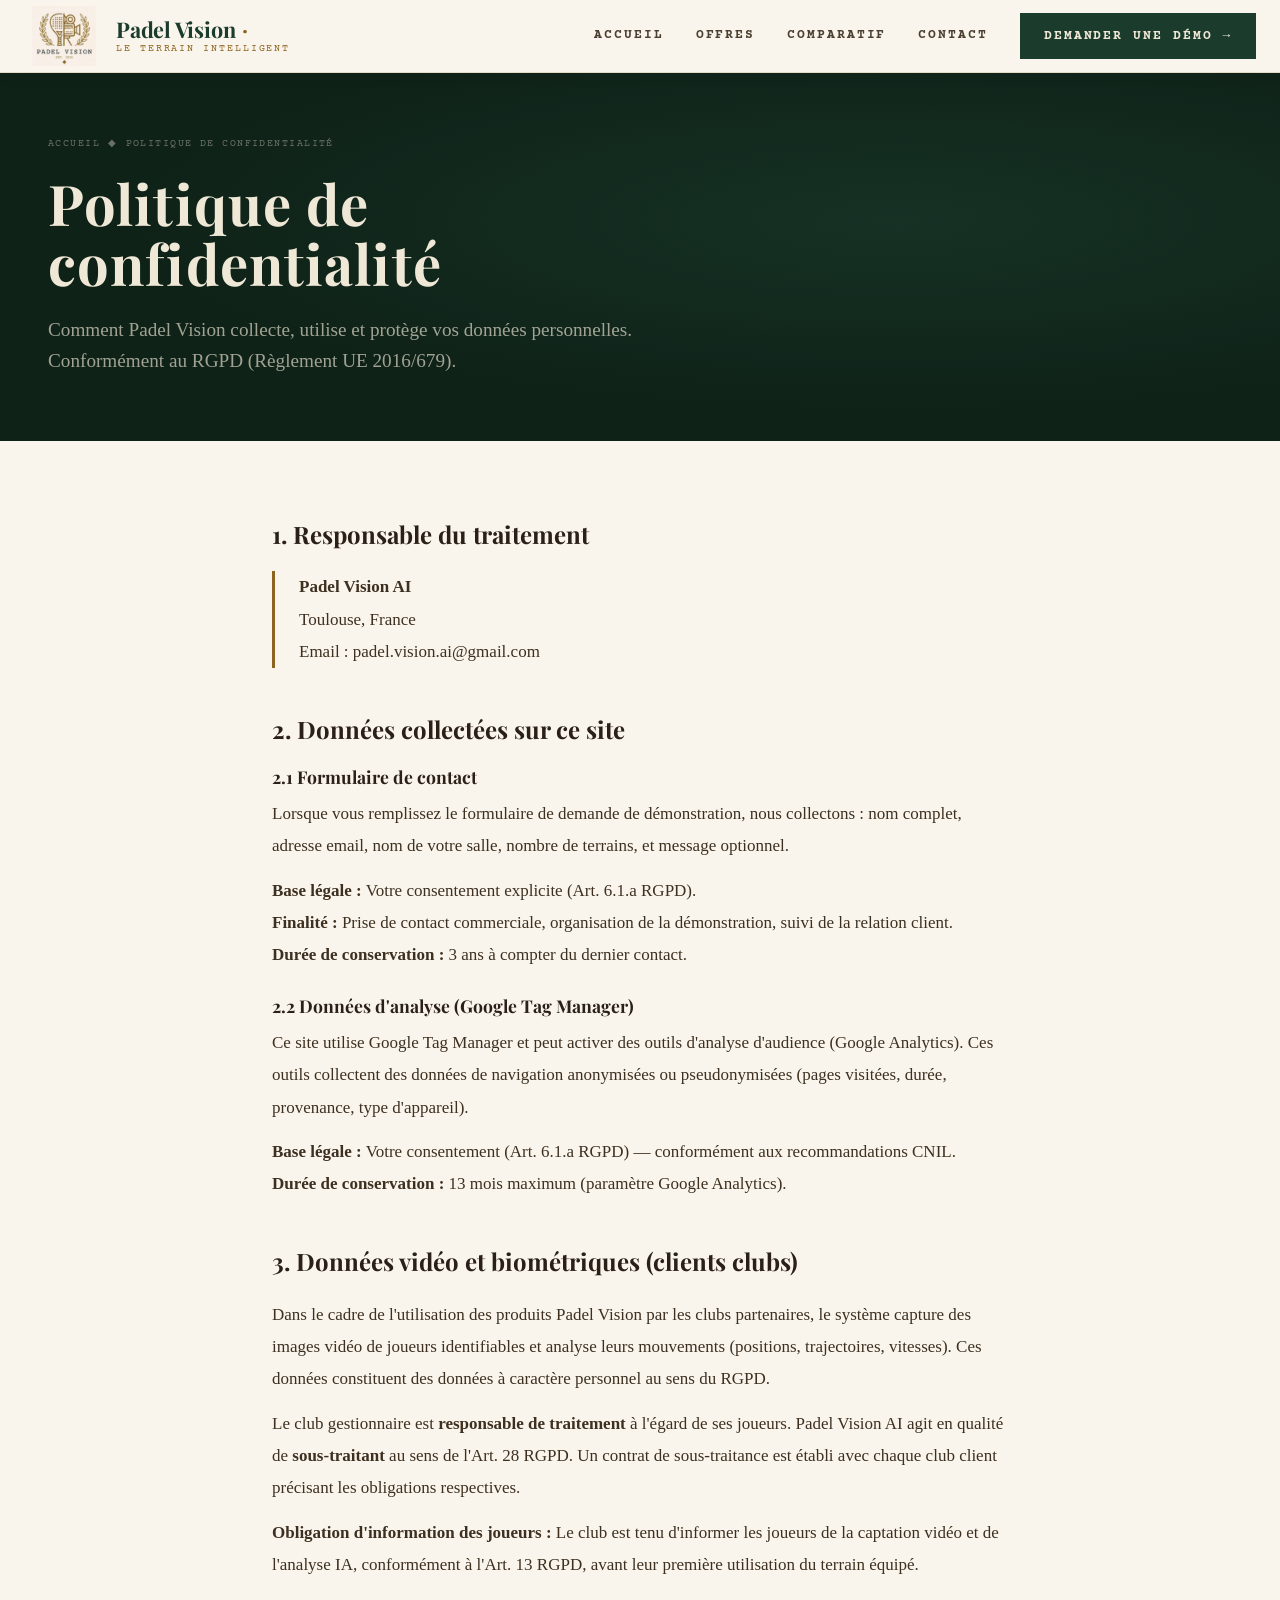
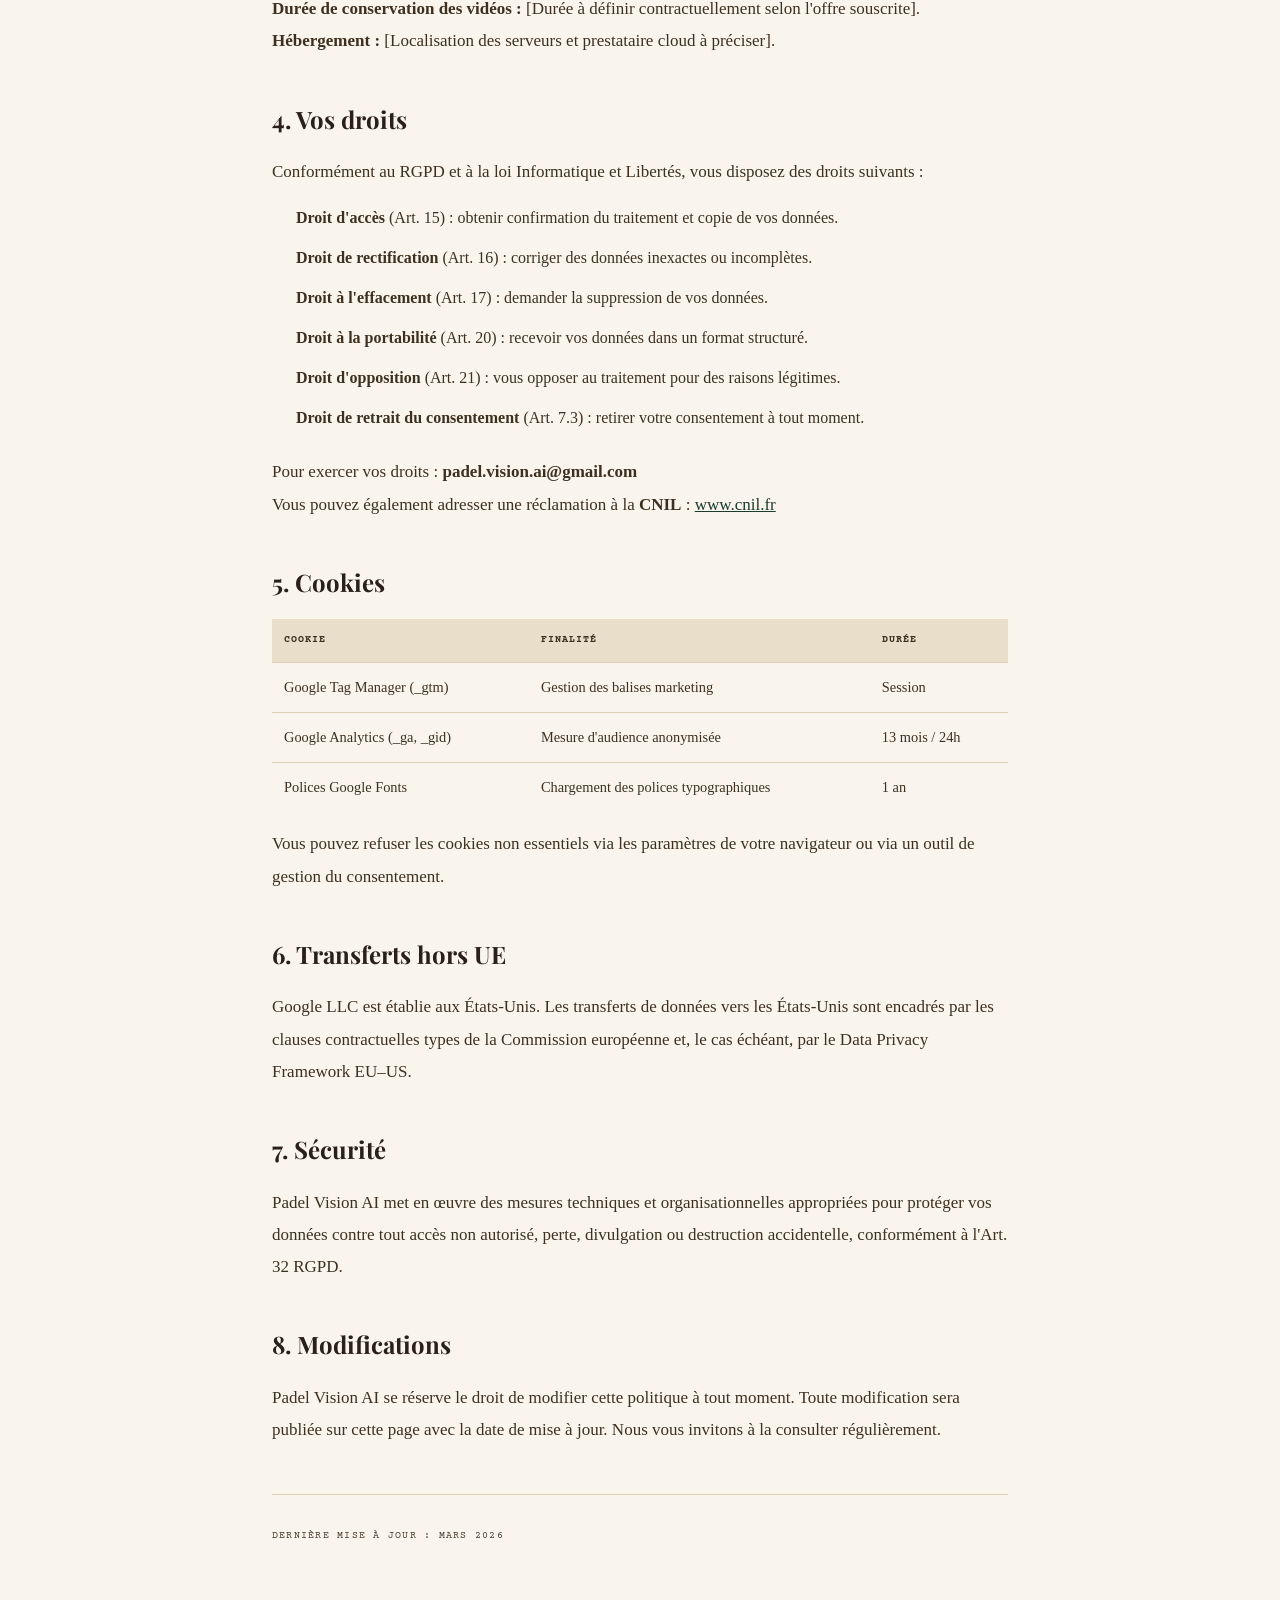
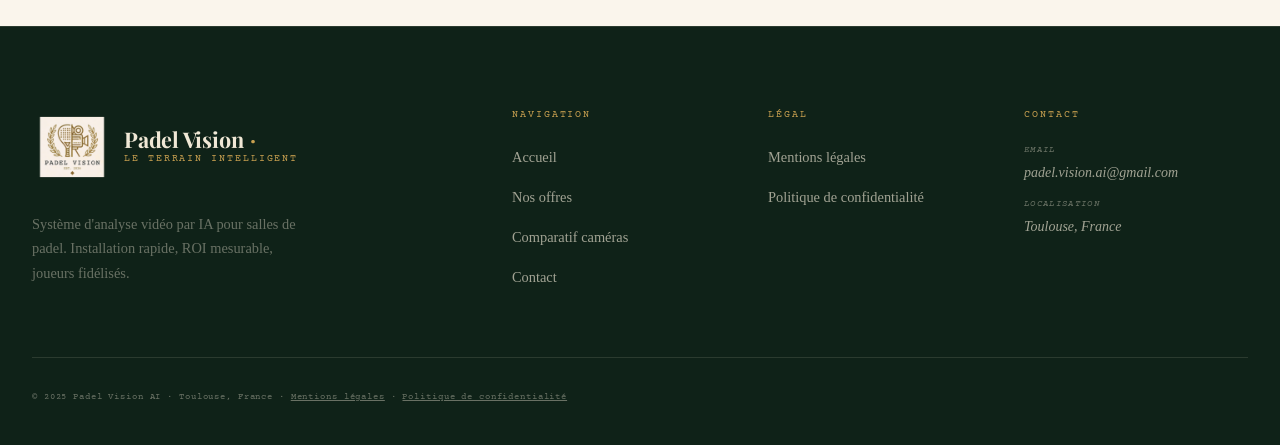
<file: politique-de-confidentialite.html>
<!DOCTYPE html>
<html lang="fr">
<head>
  <meta charset="UTF-8">
  <meta name="viewport" content="width=device-width, initial-scale=1.0">
  <title>Politique de confidentialité — Padel Vision</title>
  <meta name="description" content="Politique de confidentialité et protection des données personnelles de Padel Vision — RGPD, cookies, données vidéo joueurs.">
  <link rel="canonical" href="https://padelvisionai.com/politique-de-confidentialite.html">
  <meta property="og:title" content="Politique de confidentialité — Padel Vision">
  <meta property="og:url" content="https://padelvisionai.com/politique-de-confidentialite.html">
  <meta property="og:type" content="website">
  <link rel="icon" type="image/x-icon" href="assets/logo-assets/favicons/favicon.ico">
  <link rel="icon" type="image/png" sizes="32x32" href="assets/logo-assets/favicons/favicon-32x32.png">
  <link rel="icon" type="image/png" sizes="16x16" href="assets/logo-assets/favicons/favicon-16x16.png">
  <link rel="apple-touch-icon" sizes="180x180" href="assets/logo-assets/favicons/apple-touch-icon.png">
  <link rel="preconnect" href="https://fonts.googleapis.com">
  <link rel="preconnect" href="https://fonts.gstatic.com" crossorigin>
  <link href="https://fonts.googleapis.com/css2?family=Playfair+Display:wght@700;900&family=Courier+Prime:wght@400&display=swap" rel="stylesheet">
  <link rel="stylesheet" href="style.css">
  <script>
    window.axeptioSettings= {
      clientId:"69b87748b073eb02a3dea7c2",
      cookiesVersion:"a2b4c4d4-c653-452c-8bfd-c8751a5b02eb",
      googleConsentMode:{
        default:{
          analytics_storage:"denied",
          ad_storage:"denied",
          ad_user_data:"denied",
          ad_personalization:"denied",
          wait_for_update:500
        }
      }
    };
    (function(d,s) {
      var t = d.getElementsByTagName(s)[0],e = d.createElement(s);
      e.async = true; e.src = "https://static.axept.io/sdk.js";
      t.parentNode.insertBefore(e, t);
    })(document, "script");
  </script>
  <!-- Google Tag Manager -->
  <script>
    (function(w,d,s,l,i){
      w[l]=w[l]||[];
      w[l].push({'gtm.start': new Date().getTime(),event:'gtm.js'});
      var f=d.getElementsByTagName(s)[0],j=d.createElement(s),dl=l!='dataLayer'?'&l='+l:'';
      j.async=true;j.src='https://www.googletagmanager.com/gtm.js?id='+i+dl;
      f.parentNode.insertBefore(j,f);
    })(window,document,'script','dataLayer','GTM-KP7WVV88');
  </script>

  <script type="application/ld+json">
  {
    "@context": "https://schema.org",
    "@graph": [
      {
        "@type": "BreadcrumbList",
        "@id": "https://padelvisionai.com/politique-de-confidentialite.html#breadcrumb",
        "itemListElement": [
          { "@type": "ListItem", "position": 1, "name": "Accueil", "item": "https://padelvisionai.com/" },
          { "@type": "ListItem", "position": 2, "name": "Politique de confidentialité", "item": "https://padelvisionai.com/politique-de-confidentialite.html" }
        ]
      },
      {
        "@type": "WebPage",
        "@id": "https://padelvisionai.com/politique-de-confidentialite.html#webpage",
        "url": "https://padelvisionai.com/politique-de-confidentialite.html",
        "name": "Politique de confidentialité — Padel Vision",
        "isPartOf": { "@id": "https://padelvisionai.com/#website" },
        "about": { "@id": "https://padelvisionai.com/#organization" },
        "description": "Politique de confidentialité et protection des données personnelles de Padel Vision — RGPD, cookies, données vidéo joueurs.",
        "inLanguage": "fr",
        "breadcrumb": { "@id": "https://padelvisionai.com/politique-de-confidentialite.html#breadcrumb" }
      }
    ]
  }
  </script>
</head>
<body>
  <!-- Google Tag Manager (noscript) -->
<noscript>
  <iframe src="https://www.googletagmanager.com/ns.html?id=GTM-KP7WVV88"
    height="0" width="0" style="display:none;visibility:hidden">
  </iframe>
</noscript>
<!-- End Google Tag Manager (noscript) -->

<a href="#main-content" class="skip-link">Aller au contenu principal</a>

<!-- ═══ HEADER ═══ -->
<header class="site-header" id="site-header" role="banner">
  <div class="header__inner">
    <a href="index.html" class="logo" aria-label="Padel Vision — Accueil">
      <img
        src="assets/logo-assets/website/Web-Icon-192_192x192.png"
        srcset="assets/logo-assets/website/Web-Icon-512_512x512.png 2x"
        alt=""
        class="logo__img"
        aria-hidden="true"
        width="40" height="40">
      <span class="logo__text">
        <span class="logo__name">Padel Vision <span class="logo__dot" aria-hidden="true">·</span></span>
        <span class="logo__sub" aria-hidden="true">Le terrain intelligent</span>
      </span>
    </a>
    <nav class="nav" aria-label="Navigation principale">
      <a href="index.html" class="nav__link">Accueil</a>
      <a href="products.html" class="nav__link">Offres</a>
      <a href="comparatif-cameras-padel.html" class="nav__link">Comparatif</a>
      <a href="contact.html" class="nav__link">Contact</a>
      <a href="contact.html" class="nav__cta">Demander une démo →</a>
    </nav>
    <button class="hamburger" id="hamburger" aria-expanded="false" aria-controls="mobile-menu" aria-label="Ouvrir le menu">
      <span class="hamburger__line" aria-hidden="true"></span>
      <span class="hamburger__line" aria-hidden="true"></span>
      <span class="hamburger__line" aria-hidden="true"></span>
    </button>
  </div>
</header>

<nav class="mobile-menu" id="mobile-menu" aria-hidden="true" aria-label="Menu mobile">
  <a href="index.html" class="mobile-menu__link">Accueil</a>
  <a href="products.html" class="mobile-menu__link">Offres</a>
  <a href="comparatif-cameras-padel.html" class="mobile-menu__link">Comparatif</a>
  <a href="contact.html" class="mobile-menu__link">Contact</a>
  <a href="contact.html" class="mobile-menu__cta">Demander une démo →</a>
</nav>

<!-- ═══ MAIN ═══ -->
<main id="main-content">

<section class="page-hero" aria-label="En-tête politique de confidentialité">
  <div class="page-hero__inner">
    <nav class="breadcrumb" aria-label="Fil d'Ariane">
      <a href="index.html">Accueil</a>
      <span class="breadcrumb__sep" aria-hidden="true">◆</span>
      <span aria-current="page">Politique de confidentialité</span>
    </nav>
    <h1 class="page-hero__title">Politique de<br>confidentialité</h1>
    <p class="page-hero__lead">Comment Padel Vision collecte, utilise et protège vos données personnelles. Conformément au RGPD (Règlement UE 2016/679).</p>
  </div>
</section>

<section class="section">
  <div class="container" style="max-width:800px;">

    <div style="margin-bottom:3rem;">
      <h2 style="font-family:var(--font-display);font-size:1.5rem;font-weight:700;margin-bottom:1.5rem;color:var(--text-body);">1. Responsable du traitement</h2>
      <div style="border-left:3px solid var(--gold);padding-left:1.5rem;line-height:1.9;color:var(--text-light);">
        <p><strong>Padel Vision AI</strong><br>
        Toulouse, France<br>
        Email : padel.vision.ai@gmail.com</p>
      </div>
    </div>

    <div style="margin-bottom:3rem;">
      <h2 style="font-family:var(--font-display);font-size:1.5rem;font-weight:700;margin-bottom:1.5rem;color:var(--text-body);">2. Données collectées sur ce site</h2>
      <h3 style="font-family:var(--font-display);font-size:1.1rem;font-weight:700;margin-bottom:0.75rem;margin-top:1.5rem;">2.1 Formulaire de contact</h3>
      <p style="line-height:1.9;color:var(--text-light);">
        Lorsque vous remplissez le formulaire de demande de démonstration, nous collectons : nom complet, adresse email, nom de votre salle, nombre de terrains, et message optionnel.
      </p>
      <p style="line-height:1.9;color:var(--text-light);margin-top:0.75rem;">
        <strong>Base légale :</strong> Votre consentement explicite (Art. 6.1.a RGPD).<br>
        <strong>Finalité :</strong> Prise de contact commerciale, organisation de la démonstration, suivi de la relation client.<br>
        <strong>Durée de conservation :</strong> 3 ans à compter du dernier contact.
      </p>

      <h3 style="font-family:var(--font-display);font-size:1.1rem;font-weight:700;margin-bottom:0.75rem;margin-top:1.5rem;">2.2 Données d'analyse (Google Tag Manager)</h3>
      <p style="line-height:1.9;color:var(--text-light);">
        Ce site utilise Google Tag Manager et peut activer des outils d'analyse d'audience (Google Analytics). Ces outils collectent des données de navigation anonymisées ou pseudonymisées (pages visitées, durée, provenance, type d'appareil).
      </p>
      <p style="line-height:1.9;color:var(--text-light);margin-top:0.75rem;">
        <strong>Base légale :</strong> Votre consentement (Art. 6.1.a RGPD) — conformément aux recommandations CNIL.<br>
        <strong>Durée de conservation :</strong> 13 mois maximum (paramètre Google Analytics).
      </p>
    </div>

    <div style="margin-bottom:3rem;">
      <h2 style="font-family:var(--font-display);font-size:1.5rem;font-weight:700;margin-bottom:1.5rem;color:var(--text-body);">3. Données vidéo et biométriques (clients clubs)</h2>
      <p style="line-height:1.9;color:var(--text-light);">
        Dans le cadre de l'utilisation des produits Padel Vision par les clubs partenaires, le système capture des images vidéo de joueurs identifiables et analyse leurs mouvements (positions, trajectoires, vitesses). Ces données constituent des données à caractère personnel au sens du RGPD.
      </p>
      <p style="line-height:1.9;color:var(--text-light);margin-top:0.75rem;">
        Le club gestionnaire est <strong>responsable de traitement</strong> à l'égard de ses joueurs. Padel Vision AI agit en qualité de <strong>sous-traitant</strong> au sens de l'Art. 28 RGPD. Un contrat de sous-traitance est établi avec chaque club client précisant les obligations respectives.
      </p>
      <p style="line-height:1.9;color:var(--text-light);margin-top:0.75rem;">
        <strong>Obligation d'information des joueurs :</strong> Le club est tenu d'informer les joueurs de la captation vidéo et de l'analyse IA, conformément à l'Art. 13 RGPD, avant leur première utilisation du terrain équipé.
      </p>
      <p style="line-height:1.9;color:var(--text-light);margin-top:0.75rem;">
        <strong>Durée de conservation des vidéos :</strong> [Durée à définir contractuellement selon l'offre souscrite].<br>
        <strong>Hébergement :</strong> [Localisation des serveurs et prestataire cloud à préciser].
      </p>
    </div>

    <div style="margin-bottom:3rem;">
      <h2 style="font-family:var(--font-display);font-size:1.5rem;font-weight:700;margin-bottom:1.5rem;color:var(--text-body);">4. Vos droits</h2>
      <p style="line-height:1.9;color:var(--text-light);">Conformément au RGPD et à la loi Informatique et Libertés, vous disposez des droits suivants :</p>
      <ul style="margin-top:1rem;display:flex;flex-direction:column;gap:0.75rem;color:var(--text-light);line-height:1.75;padding-left:1.5rem;">
        <li><strong>Droit d'accès</strong> (Art. 15) : obtenir confirmation du traitement et copie de vos données.</li>
        <li><strong>Droit de rectification</strong> (Art. 16) : corriger des données inexactes ou incomplètes.</li>
        <li><strong>Droit à l'effacement</strong> (Art. 17) : demander la suppression de vos données.</li>
        <li><strong>Droit à la portabilité</strong> (Art. 20) : recevoir vos données dans un format structuré.</li>
        <li><strong>Droit d'opposition</strong> (Art. 21) : vous opposer au traitement pour des raisons légitimes.</li>
        <li><strong>Droit de retrait du consentement</strong> (Art. 7.3) : retirer votre consentement à tout moment.</li>
      </ul>
      <p style="line-height:1.9;color:var(--text-light);margin-top:1.5rem;">
        Pour exercer vos droits : <strong>padel.vision.ai@gmail.com</strong><br>
        Vous pouvez également adresser une réclamation à la <strong>CNIL</strong> : <a href="https://www.cnil.fr" style="color:var(--forest);text-decoration:underline;" rel="noopener">www.cnil.fr</a>
      </p>
    </div>

    <div style="margin-bottom:3rem;">
      <h2 style="font-family:var(--font-display);font-size:1.5rem;font-weight:700;margin-bottom:1.5rem;color:var(--text-body);">5. Cookies</h2>
      <table style="width:100%;border-collapse:collapse;font-size:0.9rem;color:var(--text-light);">
        <thead>
          <tr style="background:var(--parchment-3);border-bottom:var(--rule);">
            <th style="padding:0.75rem;text-align:left;font-family:var(--font-mono);font-size:0.65rem;letter-spacing:0.1em;text-transform:uppercase;">Cookie</th>
            <th style="padding:0.75rem;text-align:left;font-family:var(--font-mono);font-size:0.65rem;letter-spacing:0.1em;text-transform:uppercase;">Finalité</th>
            <th style="padding:0.75rem;text-align:left;font-family:var(--font-mono);font-size:0.65rem;letter-spacing:0.1em;text-transform:uppercase;">Durée</th>
          </tr>
        </thead>
        <tbody>
          <tr style="border-bottom:var(--rule);">
            <td style="padding:0.75rem;">Google Tag Manager (_gtm)</td>
            <td style="padding:0.75rem;">Gestion des balises marketing</td>
            <td style="padding:0.75rem;">Session</td>
          </tr>
          <tr style="border-bottom:var(--rule);">
            <td style="padding:0.75rem;">Google Analytics (_ga, _gid)</td>
            <td style="padding:0.75rem;">Mesure d'audience anonymisée</td>
            <td style="padding:0.75rem;">13 mois / 24h</td>
          </tr>
          <tr>
            <td style="padding:0.75rem;">Polices Google Fonts</td>
            <td style="padding:0.75rem;">Chargement des polices typographiques</td>
            <td style="padding:0.75rem;">1 an</td>
          </tr>
        </tbody>
      </table>
      <p style="line-height:1.9;color:var(--text-light);margin-top:1rem;">
        Vous pouvez refuser les cookies non essentiels via les paramètres de votre navigateur ou via un outil de gestion du consentement.
      </p>
    </div>

    <div style="margin-bottom:3rem;">
      <h2 style="font-family:var(--font-display);font-size:1.5rem;font-weight:700;margin-bottom:1.5rem;color:var(--text-body);">6. Transferts hors UE</h2>
      <p style="line-height:1.9;color:var(--text-light);">
        Google LLC est établie aux États-Unis. Les transferts de données vers les États-Unis sont encadrés par les clauses contractuelles types de la Commission européenne et, le cas échéant, par le Data Privacy Framework EU–US.
      </p>
    </div>

    <div style="margin-bottom:3rem;">
      <h2 style="font-family:var(--font-display);font-size:1.5rem;font-weight:700;margin-bottom:1.5rem;color:var(--text-body);">7. Sécurité</h2>
      <p style="line-height:1.9;color:var(--text-light);">
        Padel Vision AI met en œuvre des mesures techniques et organisationnelles appropriées pour protéger vos données contre tout accès non autorisé, perte, divulgation ou destruction accidentelle, conformément à l'Art. 32 RGPD.
      </p>
    </div>

    <div style="margin-bottom:3rem;">
      <h2 style="font-family:var(--font-display);font-size:1.5rem;font-weight:700;margin-bottom:1.5rem;color:var(--text-body);">8. Modifications</h2>
      <p style="line-height:1.9;color:var(--text-light);">
        Padel Vision AI se réserve le droit de modifier cette politique à tout moment. Toute modification sera publiée sur cette page avec la date de mise à jour. Nous vous invitons à la consulter régulièrement.
      </p>
    </div>

    <p style="font-family:var(--font-mono);font-size:0.65rem;letter-spacing:0.12em;text-transform:uppercase;color:var(--warm-gray);margin-top:3rem;padding-top:2rem;border-top:var(--rule);">
      Dernière mise à jour : mars 2026
    </p>

  </div>
</section>

</main>

<!-- ═══ FOOTER ═══ -->
<footer class="site-footer" role="contentinfo">
  <div class="container">
    <div class="footer__grid">
      <div class="footer__brand">
        <a href="index.html" class="logo" aria-label="Padel Vision — Accueil">
          <img
        src="assets/logo-assets/website/Web-Icon-192_192x192.png"
        srcset="assets/logo-assets/website/Web-Icon-512_512x512.png 2x"
        alt=""
        class="logo__img"
        aria-hidden="true"
        width="40" height="40">
      <span class="logo__text">
        <span class="logo__name">Padel Vision <span class="logo__dot" aria-hidden="true">·</span></span>
        <span class="logo__sub" aria-hidden="true">Le terrain intelligent</span>
      </span>
        </a>
        <p class="footer__desc">Système d'analyse vidéo par IA pour salles de padel. Installation rapide, ROI mesurable, joueurs fidélisés.</p>
      </div>
      <div>
        <div class="footer__heading">Navigation</div>
        <ul class="footer__links" role="list">
          <li><a href="index.html" class="footer__link">Accueil</a></li>
          <li><a href="products.html" class="footer__link">Nos offres</a></li>
          <li><a href="comparatif-cameras-padel.html" class="footer__link">Comparatif caméras</a></li>
          <li><a href="contact.html" class="footer__link">Contact</a></li>
        </ul>
      </div>
      <div>
        <div class="footer__heading">Légal</div>
        <ul class="footer__links" role="list">
          <li><a href="mentions-legales.html" class="footer__link">Mentions légales</a></li>
          <li><a href="politique-de-confidentialite.html" class="footer__link" aria-current="page">Politique de confidentialité</a></li>
        </ul>
      </div>
      <div>
        <div class="footer__heading">Contact</div>
        <address>
          <div class="footer__contact-item">
            <span class="footer__contact-label">Email</span>
            <span>padel.vision.ai@gmail.com</span>
          </div>
          <div class="footer__contact-item">
            <span class="footer__contact-label">Localisation</span>
            <span>Toulouse, France</span>
          </div>
        </address>
      </div>
    </div>
    <div class="footer__bottom">
      <p class="footer__legal">© 2025 Padel Vision AI · Toulouse, France · <a href="mentions-legales.html">Mentions légales</a> · <a href="politique-de-confidentialite.html">Politique de confidentialité</a></p>
    </div>
  </div>
</footer>
<script src="main.js" defer></script>
</body>
</html>
</file>
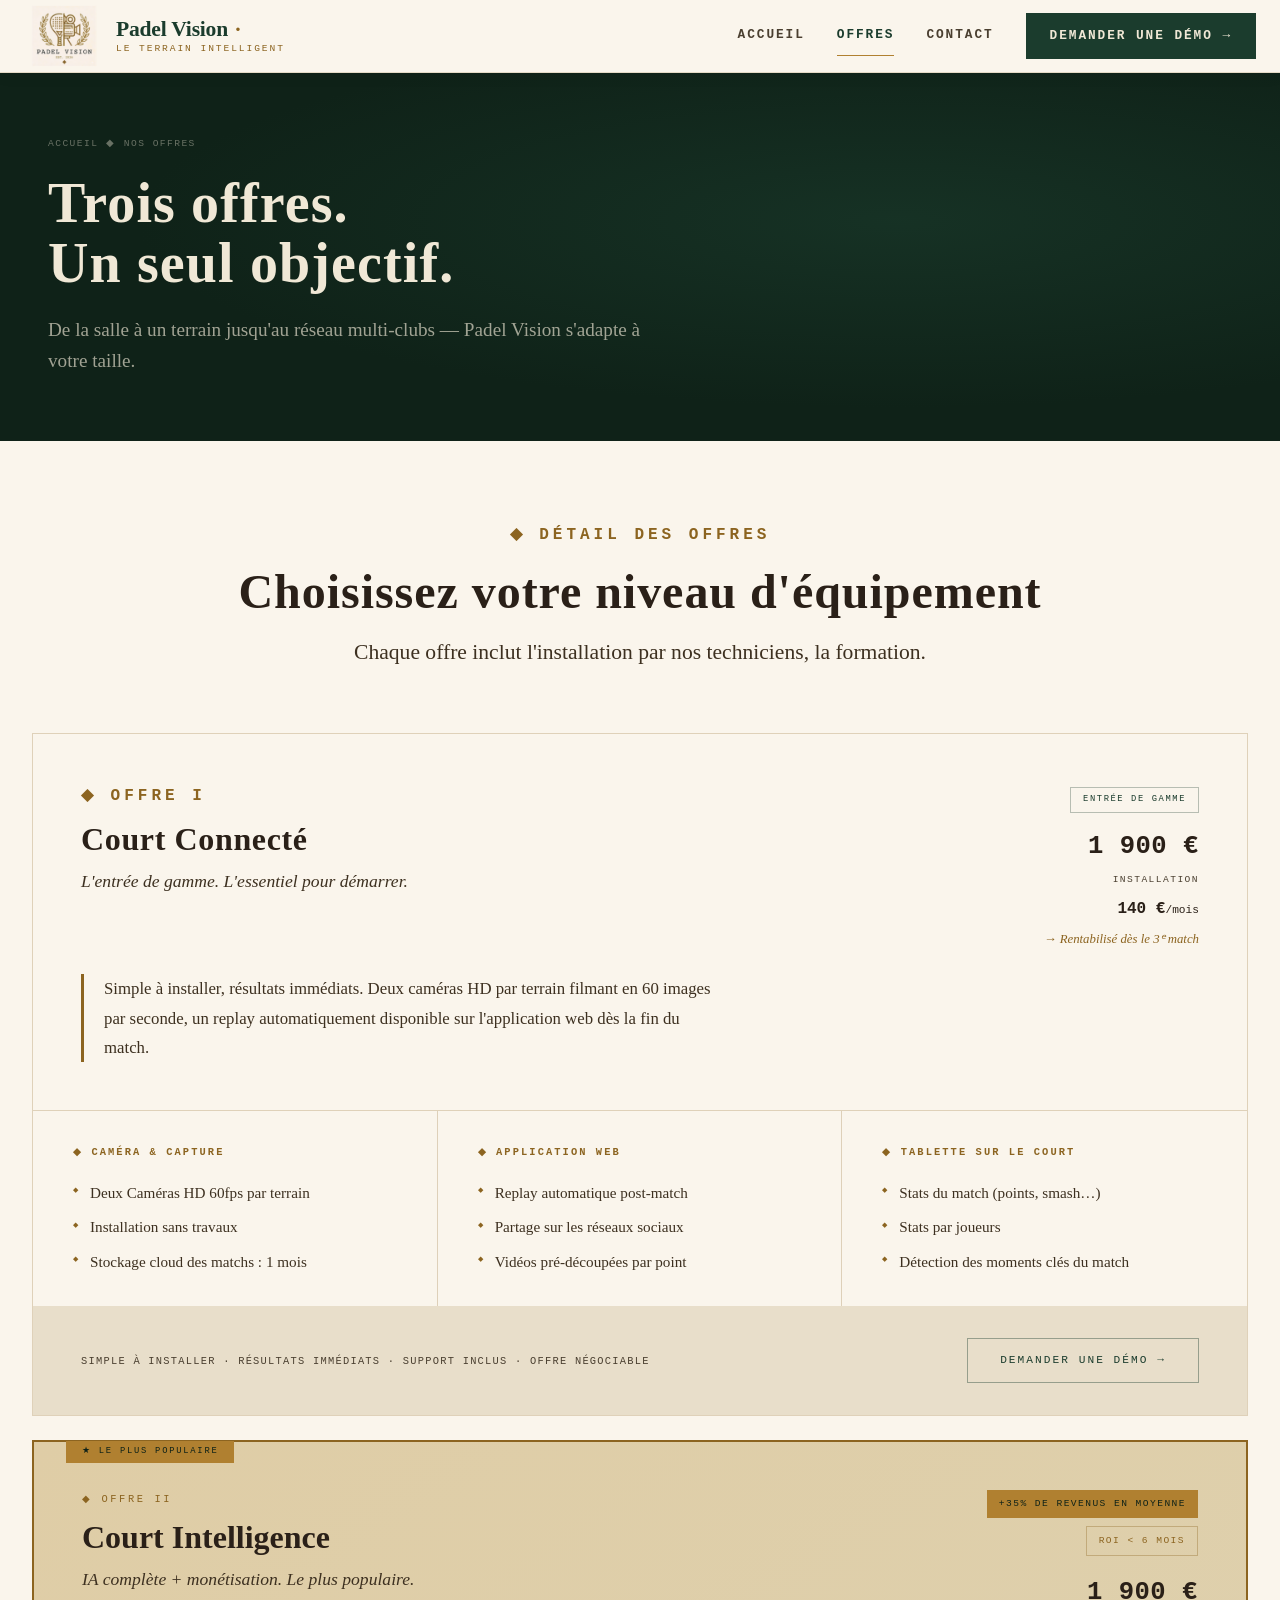
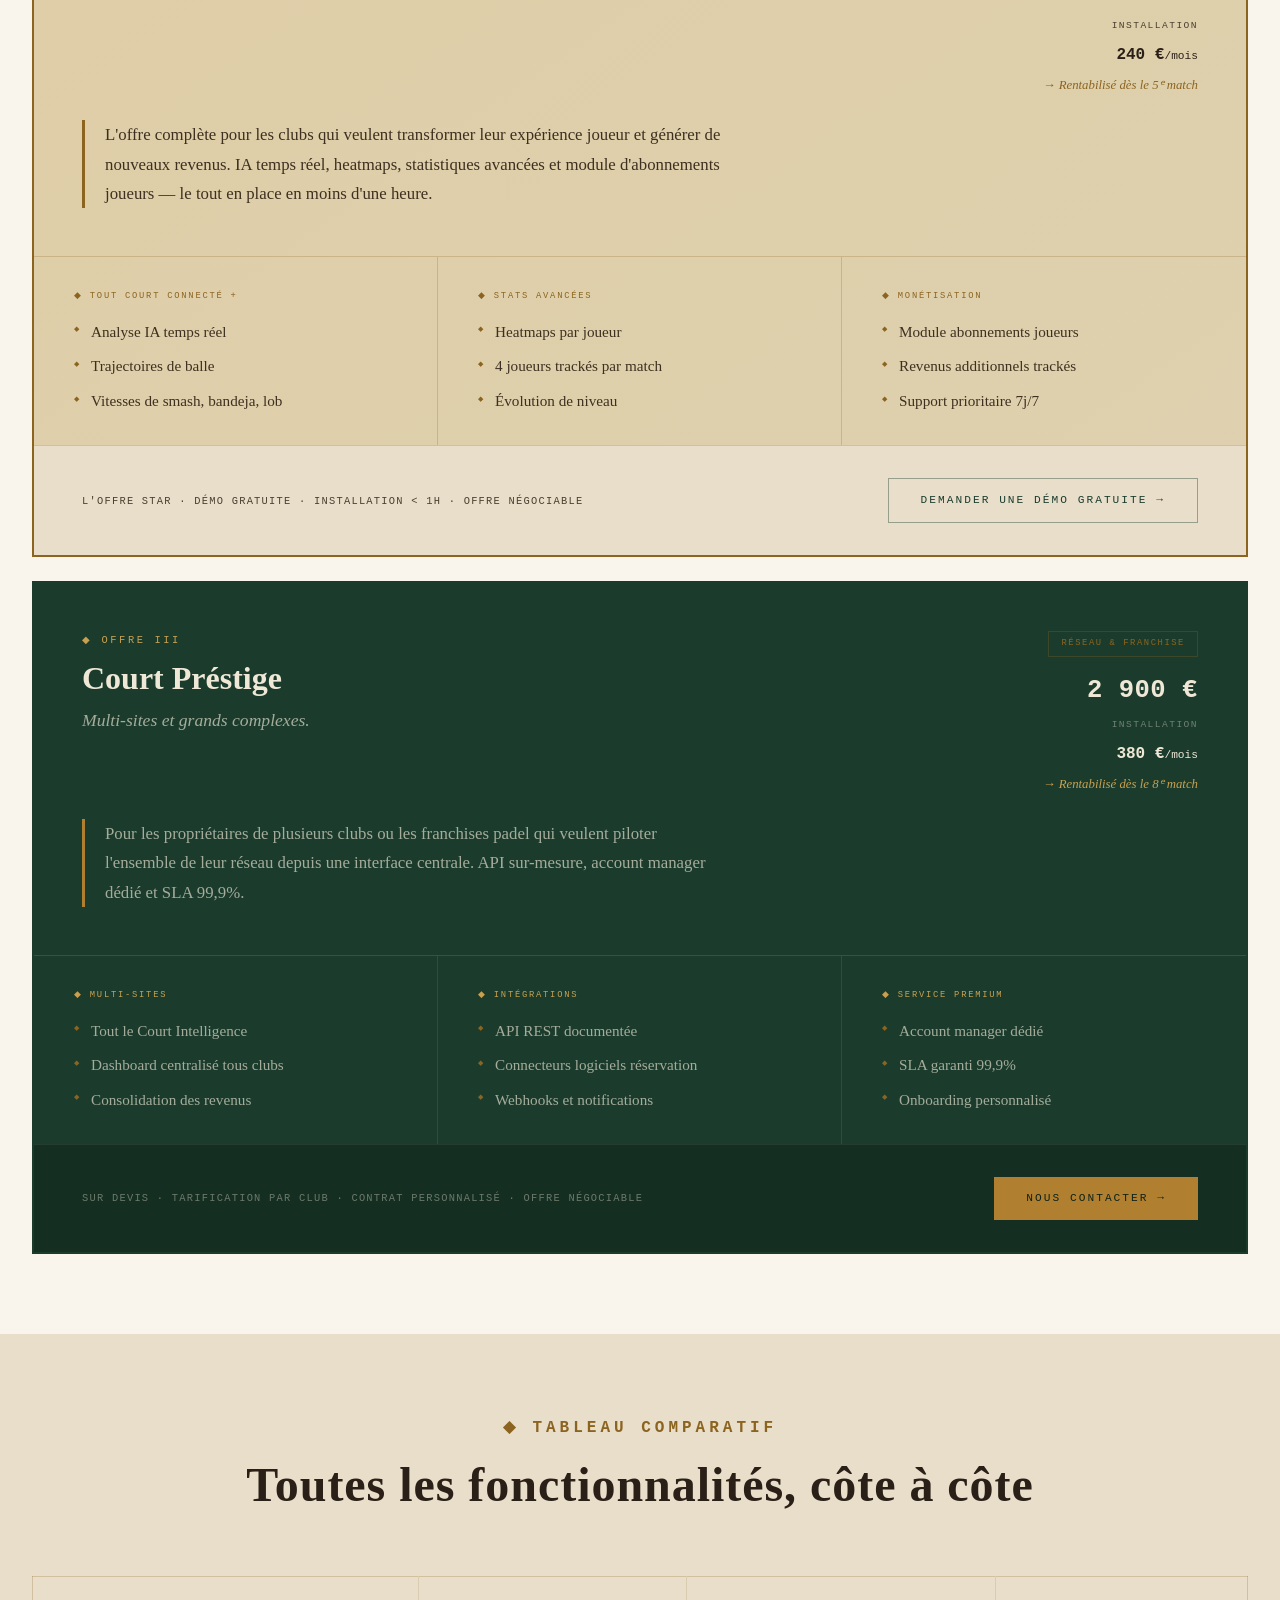
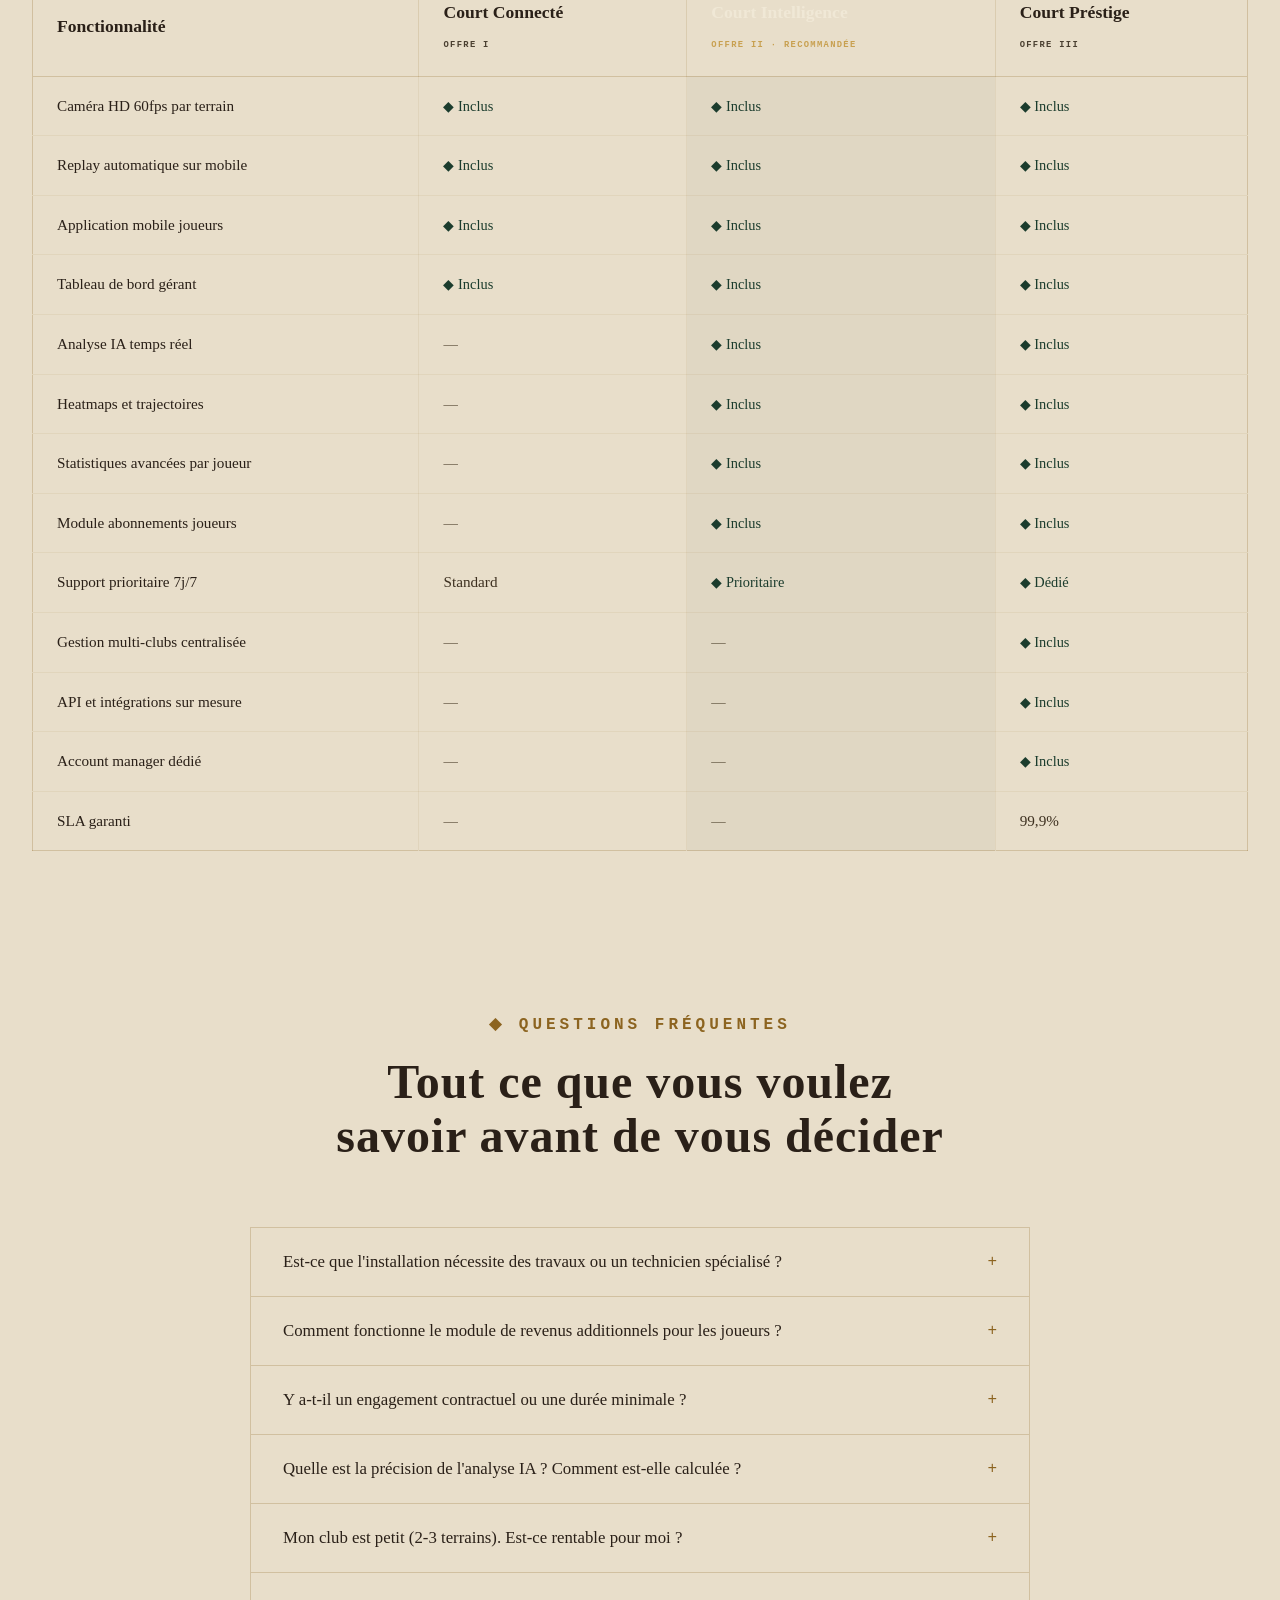
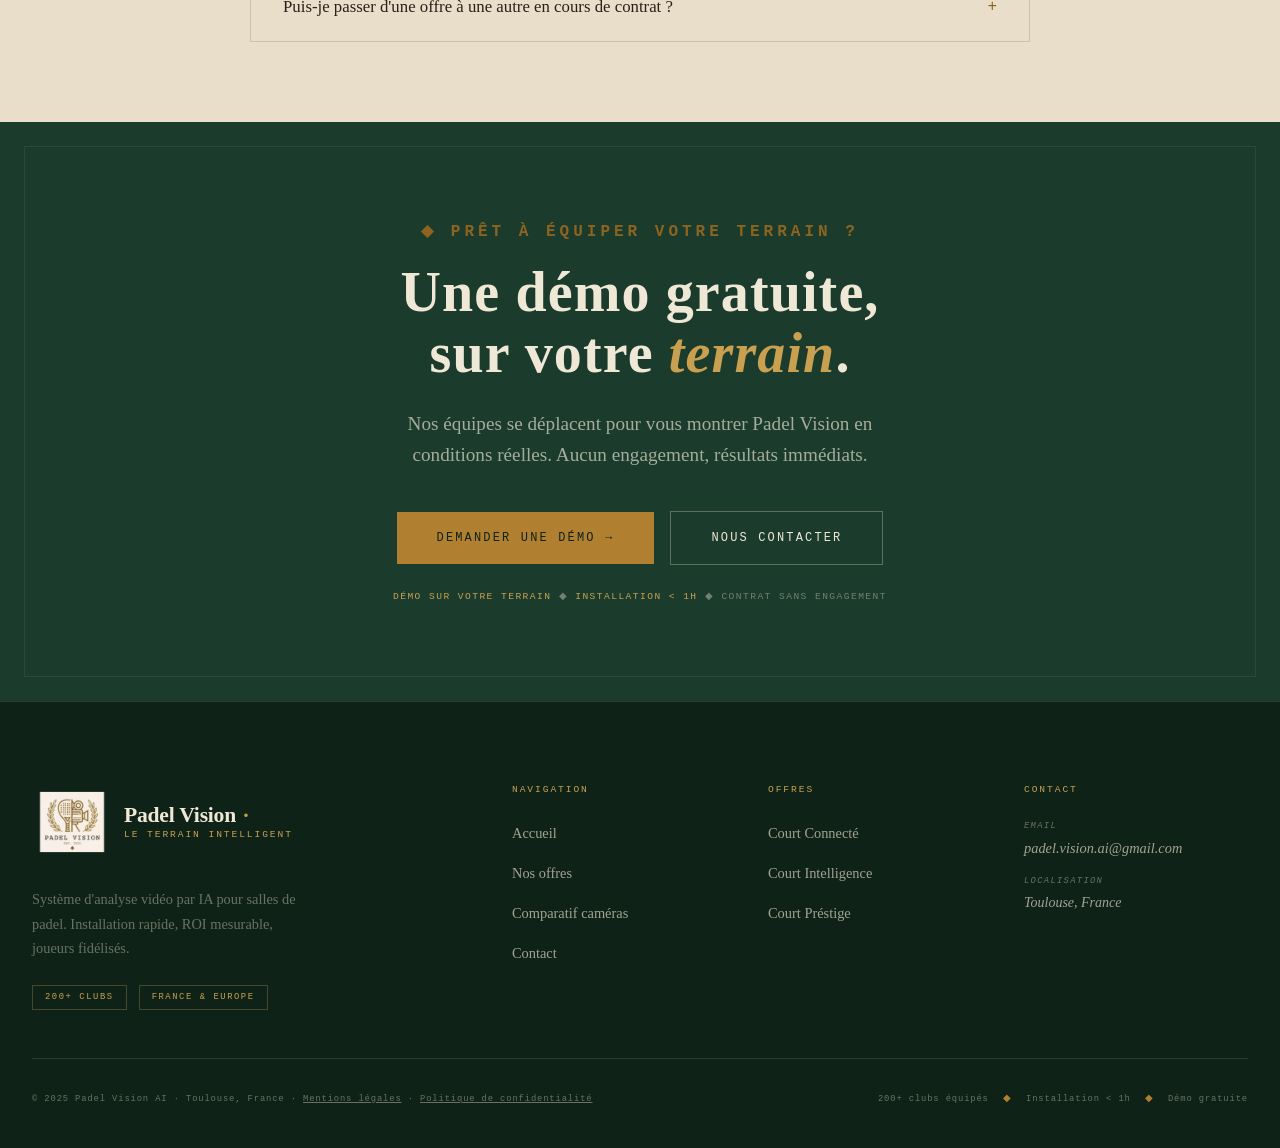
<file: products.html>
<!DOCTYPE html>
<html lang="fr">
<head>
  <meta charset="UTF-8">
  <meta name="viewport" content="width=device-width, initial-scale=1.0">
  <title>Nos Offres — Padel Vision · Court Connecté, Court Intelligence, Court Préstige</title>
  <meta name="description" content="Comparez les 3 offres Padel Vision : Court Connecté, Court Intelligence et Court Préstige. Tableaux de fonctionnalités, ROI calculé, FAQ. Installation en moins d'une heure.">
  <link rel="canonical" href="https://padelvisionai.com/products.html">
  <meta property="og:title" content="Nos Offres — Padel Vision">
  <meta property="og:description" content="3 formules pour équiper votre salle de padel en analyse IA. Comparez et choisissez.">
  <meta property="og:url" content="https://padelvisionai.com/products.html">
  <meta property="og:type" content="website">
  <meta property="og:image" content="https://padelvisionai.com/assets/images/og-padelvision.png">
  <meta property="og:image:width" content="1200">
  <meta property="og:image:height" content="630">
  <meta name="twitter:card" content="summary_large_image">
  <meta name="twitter:image" content="https://padelvisionai.com/assets/images/og-padelvision.png">
  <link rel="preconnect" href="https://fonts.googleapis.com">
  <link rel="preconnect" href="https://fonts.gstatic.com" crossorigin>
  <link rel="icon" type="image/x-icon" href="assets/logo-assets/favicons/favicon.ico">
  <link rel="icon" type="image/png" sizes="32x32" href="assets/logo-assets/favicons/favicon-32x32.png">
  <link rel="icon" type="image/png" sizes="16x16" href="assets/logo-assets/favicons/favicon-16x16.png">
  <link rel="apple-touch-icon" sizes="180x180" href="assets/logo-assets/favicons/apple-touch-icon.png">
  <link rel="stylesheet" href="style.css">
  <script>
    window.axeptioSettings= {
      clientId:"69b87748b073eb02a3dea7c2",
      cookiesVersion:"a2b4c4d4-c653-452c-8bfd-c8751a5b02eb",
      googleConsentMode:{
        default:{
          analytics_storage:"denied",
          ad_storage:"denied",
          ad_user_data:"denied",
          ad_personalization:"denied",
          wait_for_update:500
        }
      }
    };
    (function(d,s) {
      var t = d.getElementsByTagName(s)[0],e = d.createElement(s);
      e.async = true; e.src = "https://static.axept.io/sdk.js";
      t.parentNode.insertBefore(e, t);
    })(document, "script");
  </script>
  <!-- Google Tag Manager -->
  <script>
    (function(w,d,s,l,i){
      w[l]=w[l]||[];
      w[l].push({'gtm.start': new Date().getTime(),event:'gtm.js'});
      var f=d.getElementsByTagName(s)[0],j=d.createElement(s),dl=l!='dataLayer'?'&l='+l:'';
      j.async=true;j.src='https://www.googletagmanager.com/gtm.js?id='+i+dl;
      f.parentNode.insertBefore(j,f);
    })(window,document,'script','dataLayer','GTM-KP7WVV88');
  </script>

  <script type="application/ld+json">
  {
    "@context": "https://schema.org",
    "@graph": [
      {
        "@type": "WebPage",
        "@id": "https://padelvisionai.com/products.html#webpage",
        "url": "https://padelvisionai.com/products.html",
        "name": "Nos Offres — Padel Vision · Court Connecté, Court Intelligence, Court Préstige",
        "isPartOf": { "@id": "https://padelvisionai.com/#website" },
        "about": { "@id": "https://padelvisionai.com/#organization" },
        "description": "Comparez les 3 offres Padel Vision : Court Connecté, Court Intelligence et Court Préstige. Tableaux de fonctionnalités, ROI calculé. Installation en moins d'une heure.",
        "inLanguage": "fr",
        "datePublished": "2025-01-01",
        "dateModified": "2026-03-27",
        "breadcrumb": { "@id": "https://padelvisionai.com/products.html#breadcrumb" }
      },
      {
        "@type": "BreadcrumbList",
        "@id": "https://padelvisionai.com/products.html#breadcrumb",
        "itemListElement": [
          { "@type": "ListItem", "position": 1, "name": "Accueil", "item": "https://padelvisionai.com/" },
          { "@type": "ListItem", "position": 2, "name": "Nos Offres", "item": "https://padelvisionai.com/products.html" }
        ]
      },
      {
        "@type": "ItemList",
        "@id": "https://padelvisionai.com/products.html#offer-list",
        "name": "Offres Padel Vision AI",
        "numberOfItems": 3,
        "itemListElement": [
          {
            "@type": "ListItem",
            "position": 1,
            "item": {
              "@type": "Service",
              "@id": "https://padelvisionai.com/products.html#court-connecte",
              "name": "Court Connecté",
              "url": "https://padelvisionai.com/products.html",
              "description": "Deux caméras HD 60fps par terrain, replay automatique mobile, partage réseaux sociaux, statistiques de match et par joueur. Stockage cloud 1 mois.",
              "provider": { "@id": "https://padelvisionai.com/#organization" },
              "offers": {
                "@type": "Offer",
                "priceCurrency": "EUR",
                "availability": "https://schema.org/InStock",
                "url": "https://padelvisionai.com/products.html",
                "seller": { "@id": "https://padelvisionai.com/#organization" },
                "priceSpecification": [
                  {
                    "@type": "UnitPriceSpecification",
                    "price": "1900",
                    "priceCurrency": "EUR",
                    "name": "Installation",
                    "description": "Frais d'installation unique"
                  },
                  {
                    "@type": "UnitPriceSpecification",
                    "price": "140",
                    "priceCurrency": "EUR",
                    "unitCode": "MON",
                    "name": "Abonnement mensuel",
                    "description": "140 € par mois, abonnement Court Connecté"
                  }
                ]
              }
            }
          },
          {
            "@type": "ListItem",
            "position": 2,
            "item": {
              "@type": "Service",
              "@id": "https://padelvisionai.com/products.html#club-intelligence",
              "name": "Court Intelligence",
              "url": "https://padelvisionai.com/products.html",
              "description": "Analyse IA temps réel, trajectoires de balle, heatmaps par joueur, détection smash/bandeja/lob, module abonnements joueurs. ROI inférieur à 6 mois.",
              "provider": { "@id": "https://padelvisionai.com/#organization" },
              "offers": {
                "@type": "Offer",
                "priceCurrency": "EUR",
                "availability": "https://schema.org/InStock",
                "url": "https://padelvisionai.com/products.html",
                "seller": { "@id": "https://padelvisionai.com/#organization" },
                "priceSpecification": [
                  {
                    "@type": "UnitPriceSpecification",
                    "price": "1900",
                    "priceCurrency": "EUR",
                    "name": "Installation",
                    "description": "Frais d'installation unique"
                  },
                  {
                    "@type": "UnitPriceSpecification",
                    "price": "240",
                    "priceCurrency": "EUR",
                    "unitCode": "MON",
                    "name": "Abonnement mensuel",
                    "description": "240 € par mois, abonnement Court Intelligence"
                  }
                ]
              }
            }
          },
          {
            "@type": "ListItem",
            "position": 3,
            "item": {
              "@type": "Service",
              "@id": "https://padelvisionai.com/products.html#court-prestige",
              "name": "Court Préstige",
              "url": "https://padelvisionai.com/products.html",
              "description": "Gestion multi-clubs centralisée, API REST documentée, account manager dédié, SLA garanti 99,9%. Dashboard consolidé pour franchises et réseaux de clubs.",
              "provider": { "@id": "https://padelvisionai.com/#organization" },
              "offers": {
                "@type": "Offer",
                "priceCurrency": "EUR",
                "availability": "https://schema.org/InStock",
                "url": "https://padelvisionai.com/products.html",
                "seller": { "@id": "https://padelvisionai.com/#organization" },
                "priceSpecification": [
                  {
                    "@type": "UnitPriceSpecification",
                    "price": "2900",
                    "priceCurrency": "EUR",
                    "name": "Installation",
                    "description": "Frais d'installation unique"
                  },
                  {
                    "@type": "UnitPriceSpecification",
                    "price": "380",
                    "priceCurrency": "EUR",
                    "unitCode": "MON",
                    "name": "Abonnement mensuel",
                    "description": "380 € par mois, abonnement Court Préstige"
                  }
                ]
              }
            }
          }
        ]
      }
    ]
  }
  </script>
</head>
<body>
  <!-- Google Tag Manager (noscript) -->
<noscript>
  <iframe src="https://www.googletagmanager.com/ns.html?id=GTM-KP7WVV88"
    height="0" width="0" style="display:none;visibility:hidden">
  </iframe>
</noscript>
<!-- End Google Tag Manager (noscript) -->

<a href="#main-content" class="skip-link">Aller au contenu principal</a>

<!-- ═══ HEADER ═══ -->
<header class="site-header" id="site-header" role="banner">
  <div class="header__inner">
    <a href="index.html" class="logo" aria-label="Padel Vision — Accueil">
      <img
        src="assets/logo-assets/website/Web-Icon-192_192x192.png"
        srcset="assets/logo-assets/website/Web-Icon-512_512x512.png 2x"
        alt=""
        class="logo__img"
        aria-hidden="true"
        width="40" height="40">
      <span class="logo__text">
        <span class="logo__name">Padel Vision <span class="logo__dot" aria-hidden="true">·</span></span>
        <span class="logo__sub" aria-hidden="true">Le terrain intelligent</span>
      </span>
    </a>
    <nav class="nav" aria-label="Navigation principale">
      <a href="index.html" class="nav__link">Accueil</a>
      <a href="products.html" class="nav__link" aria-current="page">Offres</a>
      <!-- <a href="comparatif-cameras-padel.html" class="nav__link">Comparatif</a> -->
      <a href="contact.html" class="nav__link">Contact</a>
      <a href="contact.html" class="nav__cta">Demander une démo →</a>
    </nav>
    <button class="hamburger" id="hamburger" aria-expanded="false" aria-controls="mobile-menu" aria-label="Ouvrir le menu">
      <span class="hamburger__line" aria-hidden="true"></span>
      <span class="hamburger__line" aria-hidden="true"></span>
      <span class="hamburger__line" aria-hidden="true"></span>
    </button>
  </div>
</header>

<nav class="mobile-menu" id="mobile-menu" aria-hidden="true" aria-label="Menu mobile">
  <a href="index.html" class="mobile-menu__link">Accueil</a>
  <a href="products.html" class="mobile-menu__link" aria-current="page">Offres</a>
  <!-- <a href="comparatif-cameras-padel.html" class="mobile-menu__link">Comparatif</a> -->
  <a href="contact.html" class="mobile-menu__link">Contact</a>
  <a href="contact.html" class="mobile-menu__cta">Demander une démo →</a>
</nav>

<!-- ═══ MAIN ═══ -->
<main id="main-content">

<!-- ═══ PAGE HERO ═══ -->
<section class="page-hero" aria-label="En-tête page offres" data-track-section="hero">
  <div class="page-hero__inner">
    <nav class="breadcrumb" aria-label="Fil d'Ariane">
      <a href="index.html">Accueil</a>
      <span class="breadcrumb__sep" aria-hidden="true">◆</span>
      <span aria-current="page">Nos Offres</span>
    </nav>
    <h1 class="page-hero__title">Trois offres.<br>Un seul objectif.</h1>
    <p class="page-hero__lead">
      De la salle à un terrain jusqu'au réseau multi-clubs — Padel Vision s'adapte à votre taille.
    </p>
  </div>
</section>

<!-- ═══ DETAILED PRODUCT CARDS ═══ -->
<section class="section" aria-labelledby="offers-title" data-track-section="offres_detail">
  <div class="container">
    <div class="section__header reveal" style="text-align:center;">
      <div class="section__eyebrow" style="justify-content:center;">◆ Détail des offres</div>
      <h2 class="section__title" id="offers-title">Choisissez votre niveau d'équipement</h2>
      <p class="section__lead" style="margin:0 auto;">Chaque offre inclut l'installation par nos techniciens, la formation.</p>
    </div>

    <!-- Product 1 -->
    <article class="reveal" style="border:var(--rule);margin-bottom:1.5rem;background:var(--parchment-2);" aria-labelledby="p1-title">
      <div style="display:grid;grid-template-columns:1fr;gap:0;">
        <div style="padding:3rem;border-bottom:var(--rule);">
          <div style="display:flex;align-items:flex-start;justify-content:space-between;flex-wrap:wrap;gap:1.5rem;margin-bottom:1.5rem;">
            <div>
              <span class="section__eyebrow" style="margin-bottom:0.75rem;">◆ Offre I</span>
              <h3 class="section__title" id="p1-title" style="font-size:2rem;margin-bottom:0.5rem;">Court Connecté</h3>
              <p style="font-family:var(--font-refined);font-size:1.1rem;font-style:italic;color:var(--text-light);">L'entrée de gamme. L'essentiel pour démarrer.</p>
            </div>
            <div style="text-align:right;">
              <span class="label label--forest">Entrée de gamme</span>
              <div style="margin-top:0.75rem;">
                <div style="font-family:'Courier Prime',monospace;font-size:1.6rem;font-weight:700;letter-spacing:0.02em;color:var(--text-body);">1 900 €</div>
                <div style="font-family:'Courier Prime',monospace;font-size:0.6rem;letter-spacing:0.15em;text-transform:uppercase;color:var(--warm-gray);margin-top:0.15rem;">installation</div>
                <div style="font-family:'Courier Prime',monospace;font-size:1rem;font-weight:600;color:var(--text-body);margin-top:0.4rem;">140 €<span style="font-size:0.7rem;font-weight:400;">/mois</span></div>
                <div style="font-family:var(--font-refined);font-size:0.8rem;font-style:italic;color:var(--gold);margin-top:0.3rem;">→ Rentabilisé dès le 3ᵉ match</div>
              </div>
            </div>
          </div>
          <p style="font-size:1.05rem;color:var(--text-light);max-width:640px;line-height:1.75;border-left:3px solid var(--gold);padding-left:1.25rem;">
            Simple à installer, résultats immédiats. Deux caméras HD par terrain filmant en 60 images par seconde, un replay automatiquement disponible sur l'application web dès la fin du match.
          </p>
        </div>
        <div style="display:grid;grid-template-columns:repeat(auto-fit,minmax(200px,1fr));gap:0;">
          <div style="padding:2rem 2.5rem;border-right:var(--rule);">
            <span class="feature-card__tag">◆ Caméra &amp; Capture</span>
            <ul style="margin-top:1rem;display:flex;flex-direction:column;gap:0.75rem;" role="list">
              <li class="pricing-feature" style="font-size:0.95rem;color:var(--text-light);">Deux Caméras HD 60fps par terrain</li>
              <li class="pricing-feature" style="font-size:0.95rem;color:var(--text-light);">Installation sans travaux</li>
              <li class="pricing-feature" style="font-size:0.95rem;color:var(--text-light);">Stockage cloud des matchs : 1 mois</li>
            </ul>
          </div>
          <div style="padding:2rem 2.5rem;border-right:var(--rule);">
            <span class="feature-card__tag">◆ Application Web</span>
            <ul style="margin-top:1rem;display:flex;flex-direction:column;gap:0.75rem;" role="list">
              <li class="pricing-feature" style="font-size:0.95rem;color:var(--text-light);">Replay automatique post-match</li>
              <li class="pricing-feature" style="font-size:0.95rem;color:var(--text-light);">Partage sur les réseaux sociaux</li>
              <li class="pricing-feature" style="font-size:0.95rem;color:var(--text-light);">Vidéos pré-découpées par point</li>
            </ul>
          </div>
          <div style="padding:2rem 2.5rem;">
            <span class="feature-card__tag">◆ Tablette sur le court</span>
            <ul style="margin-top:1rem;display:flex;flex-direction:column;gap:0.75rem;" role="list">
              <li class="pricing-feature" style="font-size:0.95rem;color:var(--text-light);">Stats du match (points, smash…)</li>
              <li class="pricing-feature" style="font-size:0.95rem;color:var(--text-light);">Stats par joueurs</li>
              <li class="pricing-feature" style="font-size:0.95rem;color:var(--text-light);">Détection des moments clés du match</li>
            </ul>
          </div>
        </div>
        <div style="padding:2rem 3rem;background:var(--parchment-3);display:flex;align-items:center;justify-content:space-between;flex-wrap:wrap;gap:1rem;">
          <p style="font-family:var(--font-mono);font-size:0.65rem;letter-spacing:0.12em;text-transform:uppercase;color:var(--warm-gray);">
            Simple à installer · Résultats immédiats · Support inclus · Offre négociable
          </p>
          <a href="contact.html" class="btn btn--outline-dark">Demander une démo →</a>
        </div>
      </div>
    </article>

    <!-- Product 2 (featured) -->
    <article class="reveal reveal--delay-1" style="border:2px solid var(--gold);margin-bottom:1.5rem;background:linear-gradient(145deg,var(--parchment-warm) 0%, var(--parchment-mid) 100%, var(--parchment-deep) 100%);position:relative;" aria-labelledby="p2-title">
      <div style="position:absolute;top:-1px;left:2rem;background:var(--gold-mid);padding:0.2rem 1rem;font-family:'Courier Prime',monospace;font-size:0.55rem;letter-spacing:0.2em;text-transform:uppercase;color:var(--forest-dark);">★ LE PLUS POPULAIRE</div>
      <div style="padding:3rem;border-bottom:var(--rule);">
        <div style="display:flex;align-items:flex-start;justify-content:space-between;flex-wrap:wrap;gap:1.5rem;margin-bottom:1.5rem;">
          <div>
            <span style="font-family:'Courier Prime',monospace;font-size:0.65rem;letter-spacing:0.25em;text-transform:uppercase;color:var(--gold);margin-bottom:0.75rem;display:block;">◆ Offre II</span>
            <h3 style="font-family:var(--font-display);font-size:2rem;font-weight:700;color:var(--text-body);margin-bottom:0.5rem;line-height:1.1;" id="p2-title">Court Intelligence</h3>
            <p style="font-family:var(--font-refined);font-size:1.1rem;font-style:italic;color:var(--text-light);">IA complète + monétisation. Le plus populaire.</p>
          </div>
          <div style="display:flex;flex-direction:column;gap:0.5rem;align-items:flex-end;">
            <div style="font-family:'Courier Prime',monospace;font-size:0.6rem;letter-spacing:0.15em;text-transform:uppercase;color:var(--forest-dark);background:var(--gold-mid);padding:0.35rem 0.75rem;">+35% de revenus en moyenne</div>
            <div style="font-family:'Courier Prime',monospace;font-size:0.6rem;letter-spacing:0.15em;text-transform:uppercase;color:var(--gold);border:1px solid rgba(140,100,32,0.35);padding:0.35rem 0.75rem;">ROI &lt; 6 mois</div>
            <div style="margin-top:0.4rem;text-align:right;">
              <div style="font-family:'Courier Prime',monospace;font-size:1.6rem;font-weight:700;letter-spacing:0.02em;color:var(--text-body);">1 900 €</div>
              <div style="font-family:'Courier Prime',monospace;font-size:0.6rem;letter-spacing:0.15em;text-transform:uppercase;color:var(--warm-gray);margin-top:0.15rem;">installation</div>
              <div style="font-family:'Courier Prime',monospace;font-size:1rem;font-weight:600;color:var(--text-body);margin-top:0.4rem;">240 €<span style="font-size:0.7rem;font-weight:400;">/mois</span></div>
              <div style="font-family:var(--font-refined);font-size:0.8rem;font-style:italic;color:var(--gold);margin-top:0.3rem;">→ Rentabilisé dès le 5ᵉ match</div>
            </div>
          </div>
        </div>
        <p style="font-size:1.05rem;color:var(--text-light);max-width:640px;line-height:1.75;border-left:3px solid var(--gold);padding-left:1.25rem;">
          L'offre complète pour les clubs qui veulent transformer leur expérience joueur et générer de nouveaux revenus. IA temps réel, heatmaps, statistiques avancées et module d'abonnements joueurs — le tout en place en moins d'une heure.
        </p>
      </div>
      <div style="display:grid;grid-template-columns:repeat(auto-fit,minmax(200px,1fr));gap:0;">
        <div style="padding:2rem 2.5rem;border-right:var(--rule);">
          <span style="font-family:'Courier Prime',monospace;font-size:0.55rem;letter-spacing:0.2em;text-transform:uppercase;color:var(--gold);display:block;margin-bottom:1rem;">◆ Tout Court Connecté +</span>
          <ul style="display:flex;flex-direction:column;gap:0.75rem;" role="list">
            <li class="pricing-feature" style="color:var(--text-light);font-size:0.95rem;">Analyse IA temps réel</li>
            <li class="pricing-feature" style="color:var(--text-light);font-size:0.95rem;">Trajectoires de balle</li>
            <li class="pricing-feature" style="color:var(--text-light);font-size:0.95rem;">Vitesses de smash, bandeja, lob</li>
          </ul>
        </div>
        <div style="padding:2rem 2.5rem;border-right:var(--rule);">
          <span style="font-family:'Courier Prime',monospace;font-size:0.55rem;letter-spacing:0.2em;text-transform:uppercase;color:var(--gold);display:block;margin-bottom:1rem;">◆ Stats avancées</span>
          <ul style="display:flex;flex-direction:column;gap:0.75rem;" role="list">
            <li class="pricing-feature" style="color:var(--text-light);font-size:0.95rem;">Heatmaps par joueur</li>
            <li class="pricing-feature" style="color:var(--text-light);font-size:0.95rem;">4 joueurs trackés par match</li>
            <li class="pricing-feature" style="color:var(--text-light);font-size:0.95rem;">Évolution de niveau</li>
          </ul>
        </div>
        <div style="padding:2rem 2.5rem;">
          <span style="font-family:'Courier Prime',monospace;font-size:0.55rem;letter-spacing:0.2em;text-transform:uppercase;color:var(--gold);display:block;margin-bottom:1rem;">◆ Monétisation</span>
          <ul style="display:flex;flex-direction:column;gap:0.75rem;" role="list">
            <li class="pricing-feature" style="color:var(--text-light);font-size:0.95rem;">Module abonnements joueurs</li>
            <li class="pricing-feature" style="color:var(--text-light);font-size:0.95rem;">Revenus additionnels trackés</li>
            <li class="pricing-feature" style="color:var(--text-light);font-size:0.95rem;">Support prioritaire 7j/7</li>
          </ul>
        </div>
      </div>
      <div style="padding:2rem 3rem;background:var(--parchment-3);display:flex;align-items:center;justify-content:space-between;flex-wrap:wrap;gap:1rem;border-top:var(--rule);">
        <p style="font-family:'Courier Prime',monospace;font-size:0.65rem;letter-spacing:0.12em;text-transform:uppercase;color:var(--warm-gray);">
          L'offre star · Démo gratuite · Installation &lt; 1h · Offre négociable
        </p>
        <a href="contact.html" class="btn btn--outline-dark">Demander une démo gratuite →</a>
      </div>
    </article>

    <!-- Product 3 -->
    <article class="reveal reveal--delay-2" style="border:2px solid var(--forest);background:var(--forest);position:relative;" aria-labelledby="p3-title">
      <div style="padding:3rem;border-bottom:1px solid rgba(240,232,214,0.12);">
        <div style="display:flex;align-items:flex-start;justify-content:space-between;flex-wrap:wrap;gap:1.5rem;margin-bottom:1.5rem;">
          <div>
            <span style="font-family:'Courier Prime',monospace;font-size:0.65rem;letter-spacing:0.25em;text-transform:uppercase;color:var(--gold-light);margin-bottom:0.75rem;display:block;">◆ Offre III</span>
            <h3 style="font-family:var(--font-display);font-size:2rem;font-weight:700;color:var(--parchment);margin-bottom:0.5rem;line-height:1.1;" id="p3-title">Court Préstige</h3>
            <p style="font-family:var(--font-refined);font-size:1.1rem;font-style:italic;color:var(--on-dark-2);">Multi-sites et grands complexes.</p>
          </div>
          <div style="display:flex;flex-direction:column;align-items:flex-end;gap:0.4rem;">
            <span class="label label--gold">Réseau &amp; Franchise</span>
            <div style="text-align:right;margin-top:0.4rem;">
              <div style="font-family:'Courier Prime',monospace;font-size:1.6rem;font-weight:700;letter-spacing:0.02em;color:var(--parchment);">2 900 €</div>
              <div style="font-family:'Courier Prime',monospace;font-size:0.6rem;letter-spacing:0.15em;text-transform:uppercase;color:var(--on-dark-3);margin-top:0.15rem;">installation</div>
              <div style="font-family:'Courier Prime',monospace;font-size:1rem;font-weight:600;color:var(--parchment);margin-top:0.4rem;">380 €<span style="font-size:0.7rem;font-weight:400;">/mois</span></div>
              <div style="font-family:var(--font-refined);font-size:0.8rem;font-style:italic;color:var(--gold-light);margin-top:0.3rem;">→ Rentabilisé dès le 8ᵉ match</div>
            </div>
          </div>
        </div>
        <p style="font-size:1.05rem;color:var(--on-dark-2);max-width:640px;line-height:1.75;border-left:3px solid var(--gold-mid);padding-left:1.25rem;">
          Pour les propriétaires de plusieurs clubs ou les franchises padel qui veulent piloter l'ensemble de leur réseau depuis une interface centrale. API sur-mesure, account manager dédié et SLA 99,9%.
        </p>
      </div>
      <div style="display:grid;grid-template-columns:repeat(auto-fit,minmax(200px,1fr));gap:0;">
        <div style="padding:2rem 2.5rem;border-right:1px solid rgba(240,232,214,0.1);">
          <span style="font-family:'Courier Prime',monospace;font-size:0.55rem;letter-spacing:0.2em;text-transform:uppercase;color:var(--gold-light);display:block;margin-bottom:1rem;">◆ Multi-sites</span>
          <ul style="margin-top:0;display:flex;flex-direction:column;gap:0.75rem;" role="list">
            <li class="pricing-feature" style="font-size:0.95rem;color:var(--on-dark-2);">Tout le Court Intelligence</li>
            <li class="pricing-feature" style="font-size:0.95rem;color:var(--on-dark-2);">Dashboard centralisé tous clubs</li>
            <li class="pricing-feature" style="font-size:0.95rem;color:var(--on-dark-2);">Consolidation des revenus</li>
          </ul>
        </div>
        <div style="padding:2rem 2.5rem;border-right:1px solid rgba(240,232,214,0.1);">
          <span style="font-family:'Courier Prime',monospace;font-size:0.55rem;letter-spacing:0.2em;text-transform:uppercase;color:var(--gold-light);display:block;margin-bottom:1rem;">◆ Intégrations</span>
          <ul style="margin-top:0;display:flex;flex-direction:column;gap:0.75rem;" role="list">
            <li class="pricing-feature" style="font-size:0.95rem;color:var(--on-dark-2);">API REST documentée</li>
            <li class="pricing-feature" style="font-size:0.95rem;color:var(--on-dark-2);">Connecteurs logiciels réservation</li>
            <li class="pricing-feature" style="font-size:0.95rem;color:var(--on-dark-2);">Webhooks et notifications</li>
          </ul>
        </div>
        <div style="padding:2rem 2.5rem;">
          <span style="font-family:'Courier Prime',monospace;font-size:0.55rem;letter-spacing:0.2em;text-transform:uppercase;color:var(--gold-light);display:block;margin-bottom:1rem;">◆ Service Premium</span>
          <ul style="margin-top:0;display:flex;flex-direction:column;gap:0.75rem;" role="list">
            <li class="pricing-feature" style="font-size:0.95rem;color:var(--on-dark-2);">Account manager dédié</li>
            <li class="pricing-feature" style="font-size:0.95rem;color:var(--on-dark-2);">SLA garanti 99,9%</li>
            <li class="pricing-feature" style="font-size:0.95rem;color:var(--on-dark-2);">Onboarding personnalisé</li>
          </ul>
        </div>
      </div>
      <div style="padding:2rem 3rem;background:rgba(15,34,24,0.5);display:flex;align-items:center;justify-content:space-between;flex-wrap:wrap;gap:1rem;border-top:1px solid rgba(240,232,214,0.08);">
        <p style="font-family:var(--font-mono);font-size:0.65rem;letter-spacing:0.12em;text-transform:uppercase;color:var(--on-dark-3);">
          Sur devis · Tarification par club · Contrat personnalisé · Offre négociable
        </p>
        <a href="contact.html" class="btn btn--primary">Nous contacter →</a>
      </div>
    </article>

  </div>
</section>

<!-- ═══ COMPARISON TABLE ═══ -->
<section class="section section--alt" aria-labelledby="compare-title" data-track-section="tableau_comparatif">
  <div class="container">
    <div class="section__header reveal" style="text-align:center;">
      <div class="section__eyebrow" style="justify-content:center;">◆ Tableau comparatif</div>
      <h2 class="section__title" id="compare-title">Toutes les fonctionnalités, côte à côte</h2>
    </div>

    <div style="overflow-x:auto;" class="reveal">
      <table class="compare-table" role="table" aria-label="Comparaison des trois offres Padel Vision">
        <thead>
          <tr>
            <th scope="col" style="min-width:220px;">
              <span class="compare-table__product-name">Fonctionnalité</span>
            </th>
            <th scope="col">
              <span class="compare-table__product-name">Court Connecté</span>
              <span class="compare-table__product-sub">Offre I</span>
            </th>
            <th scope="col" class="compare-table__featured-th">
              <span class="compare-table__product-name">Court Intelligence</span>
              <span class="compare-table__product-sub">Offre II · Recommandée</span>
            </th>
            <th scope="col">
              <span class="compare-table__product-name">Court Préstige</span>
              <span class="compare-table__product-sub">Offre III</span>
            </th>
          </tr>
        </thead>
        <tbody>
          <tr>
            <td>Caméra HD 60fps par terrain</td>
            <td><span class="compare-table__check">◆ Inclus</span></td>
            <td class="compare-table__featured-td"><span class="compare-table__check">◆ Inclus</span></td>
            <td><span class="compare-table__check">◆ Inclus</span></td>
          </tr>
          <tr>
            <td>Replay automatique sur mobile</td>
            <td><span class="compare-table__check">◆ Inclus</span></td>
            <td class="compare-table__featured-td"><span class="compare-table__check">◆ Inclus</span></td>
            <td><span class="compare-table__check">◆ Inclus</span></td>
          </tr>
          <tr>
            <td>Application mobile joueurs</td>
            <td><span class="compare-table__check">◆ Inclus</span></td>
            <td class="compare-table__featured-td"><span class="compare-table__check">◆ Inclus</span></td>
            <td><span class="compare-table__check">◆ Inclus</span></td>
          </tr>
          <tr>
            <td>Tableau de bord gérant</td>
            <td><span class="compare-table__check">◆ Inclus</span></td>
            <td class="compare-table__featured-td"><span class="compare-table__check">◆ Inclus</span></td>
            <td><span class="compare-table__check">◆ Inclus</span></td>
          </tr>
          <tr>
            <td>Analyse IA temps réel</td>
            <td><span class="compare-table__no">—</span></td>
            <td class="compare-table__featured-td"><span class="compare-table__check">◆ Inclus</span></td>
            <td><span class="compare-table__check">◆ Inclus</span></td>
          </tr>
          <tr>
            <td>Heatmaps et trajectoires</td>
            <td><span class="compare-table__no">—</span></td>
            <td class="compare-table__featured-td"><span class="compare-table__check">◆ Inclus</span></td>
            <td><span class="compare-table__check">◆ Inclus</span></td>
          </tr>
          <tr>
            <td>Statistiques avancées par joueur</td>
            <td><span class="compare-table__no">—</span></td>
            <td class="compare-table__featured-td"><span class="compare-table__check">◆ Inclus</span></td>
            <td><span class="compare-table__check">◆ Inclus</span></td>
          </tr>
          <tr>
            <td>Module abonnements joueurs</td>
            <td><span class="compare-table__no">—</span></td>
            <td class="compare-table__featured-td"><span class="compare-table__check">◆ Inclus</span></td>
            <td><span class="compare-table__check">◆ Inclus</span></td>
          </tr>
          <tr>
            <td>Support prioritaire 7j/7</td>
            <td>Standard</td>
            <td class="compare-table__featured-td"><span class="compare-table__check">◆ Prioritaire</span></td>
            <td><span class="compare-table__check">◆ Dédié</span></td>
          </tr>
          <tr>
            <td>Gestion multi-clubs centralisée</td>
            <td><span class="compare-table__no">—</span></td>
            <td class="compare-table__featured-td"><span class="compare-table__no">—</span></td>
            <td><span class="compare-table__check">◆ Inclus</span></td>
          </tr>
          <tr>
            <td>API et intégrations sur mesure</td>
            <td><span class="compare-table__no">—</span></td>
            <td class="compare-table__featured-td"><span class="compare-table__no">—</span></td>
            <td><span class="compare-table__check">◆ Inclus</span></td>
          </tr>
          <tr>
            <td>Account manager dédié</td>
            <td><span class="compare-table__no">—</span></td>
            <td class="compare-table__featured-td"><span class="compare-table__no">—</span></td>
            <td><span class="compare-table__check">◆ Inclus</span></td>
          </tr>
          <tr>
            <td>SLA garanti</td>
            <td><span class="compare-table__no">—</span></td>
            <td class="compare-table__featured-td"><span class="compare-table__no">—</span></td>
            <td>99,9%</td>
          </tr>
        </tbody>
      </table>
    </div>
  </div>
</section>



<!-- ═══ FAQ ═══ -->
<section class="section section--alt" aria-labelledby="faq-title" data-track-section="faq">
  <div class="container">
    <div class="section__header reveal" style="text-align:center;max-width:640px;margin-left:auto;margin-right:auto;">
      <div class="section__eyebrow" style="justify-content:center;">◆ Questions fréquentes</div>
      <h2 class="section__title" id="faq-title">Tout ce que vous voulez savoir avant de vous décider</h2>
    </div>

    <ul class="faq-list reveal" role="list">
      <li class="faq-item" role="listitem">
        <button class="faq-item__btn" aria-expanded="false" aria-controls="faq-a1">
          Est-ce que l'installation nécessite des travaux ou un technicien spécialisé ?
          <span class="faq-item__icon" aria-hidden="true">+</span>
        </button>
        <div class="faq-item__answer" id="faq-a1" hidden>
          Non. L'installation est réalisée par notre équipe technique, sans travaux, ni câblage lourd. La caméra se fixe en hauteur sur la structure existante de votre terrain. L'ensemble est opérationnel en moins d'une heure par terrain. Aucune compétence technique n'est requise de votre côté — nous nous occupons de tout, formation incluse.
        </div>
      </li>

      <li class="faq-item" role="listitem">
        <button class="faq-item__btn" aria-expanded="false" aria-controls="faq-a2">
          Comment fonctionne le module de revenus additionnels pour les joueurs ?
          <span class="faq-item__icon" aria-hidden="true">+</span>
        </button>
        <div class="faq-item__answer" id="faq-a2" hidden>
          Vos joueurs téléchargent l'application Padel Vision et souscrivent un abonnement mensuel pour accéder à leurs replays annotés, statistiques de match et évolution de niveau. Vous définissez le prix de l'abonnement. Padel Vision perçoit une commission sur les abonnements générés. En moyenne, nos clubs perçoivent +35% de revenus additionnels par terrain dès les premiers mois.
        </div>
      </li>

      <li class="faq-item" role="listitem">
        <button class="faq-item__btn" aria-expanded="false" aria-controls="faq-a3">
          Y a-t-il un engagement contractuel ou une durée minimale ?
          <span class="faq-item__icon" aria-hidden="true">+</span>
        </button>
        <div class="faq-item__answer" id="faq-a3" hidden>
          Non. Tous nos contrats sont sans engagement de durée. Vous pouvez mettre fin à votre abonnement à tout moment, sans frais de résiliation. Nous préférons que vous restiez parce que les résultats vous satisfont — pas parce qu'un contrat vous y oblige.
        </div>
      </li>

      <li class="faq-item" role="listitem">
        <button class="faq-item__btn" aria-expanded="false" aria-controls="faq-a4">
          Quelle est la précision de l'analyse IA ? Comment est-elle calculée ?
          <span class="faq-item__icon" aria-hidden="true">+</span>
        </button>
        <div class="faq-item__answer" id="faq-a4" hidden>
          Notre IA atteint 98% de précision dans la détection et l'analyse des trajectoires de balle, des positions joueurs et des types de coups (smash, bandeja, lob, service). Ce taux est calculé par comparaison avec des annotations humaines sur un jeu de données de 10 000+ matchs. Le système fonctionne à 60 images par seconde avec une latence inférieure à 100ms.
        </div>
      </li>

      <li class="faq-item" role="listitem">
        <button class="faq-item__btn" aria-expanded="false" aria-controls="faq-a5">
          Mon club est petit (2-3 terrains). Est-ce rentable pour moi ?
          <span class="faq-item__icon" aria-hidden="true">+</span>
        </button>
        <div class="faq-item__answer" id="faq-a5" hidden>
          Oui. Nos clubs les plus petits (2 à 4 terrains) constatent souvent le retour sur investissement le plus rapide, car leurs joueurs forment une communauté soudée et s'abonnent massivement à l'application. L'offre Court Connecté est spécifiquement dimensionnée pour les petites structures, avec un coût d'entrée très accessible. Nous vous recommandons de demander une démo gratuite — nous ferons une projection de ROI personnalisée pour votre situation.
        </div>
      </li>

      <li class="faq-item" role="listitem">
        <button class="faq-item__btn" aria-expanded="false" aria-controls="faq-a6">
          Puis-je passer d'une offre à une autre en cours de contrat ?
          <span class="faq-item__icon" aria-hidden="true">+</span>
        </button>
        <div class="faq-item__answer" id="faq-a6" hidden>
          Oui, et c'est même fréquent. Beaucoup de clubs démarrent avec Court Connecté pour tester la réception des joueurs, puis migrent vers Court Intelligence une fois les premiers abonnements actifs. La migration est transparente — aucune interruption de service, pas de réinstallation matérielle. Le passage à l'offre supérieure se fait par simple activation de fonctionnalités.
        </div>
      </li>
    </ul>
  </div>
</section>

<!-- ═══ CTA ═══ -->
<section class="cta-section" aria-labelledby="products-cta-title" data-track-section="cta_finale">
  <div class="container">
    <div class="section__eyebrow" style="justify-content:center;">◆ Prêt à équiper votre terrain ?</div>
    <h2 class="cta-section__title" id="products-cta-title">
      Une démo gratuite,<br>sur votre <em>terrain</em>.
    </h2>
    <p class="cta-section__lead">
      Nos équipes se déplacent pour vous montrer Padel Vision en conditions réelles. 
      Aucun engagement, résultats immédiats.
    </p>
    <div class="cta-section__actions">
      <a href="contact.html" class="btn btn--primary btn--lg">Demander une démo →</a>
      <a href="contact.html" class="btn btn--outline btn--lg">Nous contacter</a>
    </div>
    <p class="cta-note">
      <span>Démo sur votre terrain</span> ◆ <span>Installation &lt; 1h</span> ◆ Contrat sans engagement
    </p>
  </div>
</section>

</main>

<!-- ═══ FOOTER ═══ -->
<footer class="site-footer" role="contentinfo">
  <div class="container">
    <div class="footer__grid">
      <div class="footer__brand">
        <a href="index.html" class="logo" aria-label="Padel Vision — Accueil">
          <img
        src="assets/logo-assets/website/Web-Icon-192_192x192.png"
        srcset="assets/logo-assets/website/Web-Icon-512_512x512.png 2x"
        alt=""
        class="logo__img"
        aria-hidden="true"
        width="40" height="40">
          <span class="logo__text">
            <span class="logo__name">Padel Vision <span class="logo__dot" aria-hidden="true">·</span></span>
            <span class="logo__sub" aria-hidden="true">Le terrain intelligent</span>
          </span>
        </a>
        <p class="footer__desc">Système d'analyse vidéo par IA pour salles de padel. Installation rapide, ROI mesurable, joueurs fidélisés.</p>
        <div style="display:flex;gap:0.75rem;align-items:center;flex-wrap:wrap;">
          <span class="label label--parchment">200+ clubs</span>
          <span class="label label--parchment">France &amp; Europe</span>
        </div>
      </div>
      <div>
        <div class="footer__heading">Navigation</div>
        <ul class="footer__links" role="list">
          <li><a href="index.html" class="footer__link">Accueil</a></li>
          <li><a href="products.html" class="footer__link" aria-current="page">Nos offres</a></li>
          <li><a href="comparatif-cameras-padel.html" class="footer__link">Comparatif caméras</a></li>
          <li><a href="contact.html" class="footer__link">Contact</a></li>
        </ul>
      </div>
      <div>
        <div class="footer__heading">Offres</div>
        <ul class="footer__links" role="list">
          <li><a href="products.html" class="footer__link">Court Connecté</a></li>
          <li><a href="products.html" class="footer__link">Court Intelligence</a></li>
          <li><a href="products.html" class="footer__link">Court Préstige</a></li>
        </ul>
      </div>
      <div>
        <div class="footer__heading">Contact</div>
        <address>
          <div class="footer__contact-item">
            <span class="footer__contact-label">Email</span>
            <a href="mailto:padel.vision.ai@gmail.com" class="footer__link">padel.vision.ai@gmail.com</a>
          </div>
          <div class="footer__contact-item">
            <span class="footer__contact-label">Localisation</span>
            <span>Toulouse, France</span>
          </div>
        </address>
      </div>
    </div>
    <div class="footer__bottom">
      <p class="footer__legal">© 2025 Padel Vision AI · Toulouse, France · <a href="mentions-legales.html">Mentions légales</a> · <a href="politique-de-confidentialite.html">Politique de confidentialité</a></p>
      <p class="footer__legal">200+ clubs équipés <span class="sep">◆</span> Installation &lt; 1h <span class="sep">◆</span> Démo gratuite</p>
    </div>
  </div>
</footer>
<script src="main.js" defer></script>
</body>
</html>
</file>
<file: style.css>
/* ═══════════════════════════════════════════════════════
   PADEL VISION — Global Stylesheet v2
   Direction Artistique : /reviews/padel_direction_artistique.pdf
   Architecture: BEM + CSS Custom Properties
   Methodology: Mobile-first (480 → 768 → 1200px)
   WCAG 2.1 AA compliant
   ═══════════════════════════════════════════════════════ */

/* ──────────────────────────────────────
   1. DESIGN TOKENS
   ────────────────────────────────────── */
:root {
  /* Heritage palette */
  --forest:        #1B3C2D;
  --forest-dark:   #0F2218;
  --forest-light:  #336659;
  --parchment:     #F0E8D6;
  --parchment-2:   #FAF5EC;
  --parchment-3:   #E8DECA;
  --parchment-4:   #DDD4C0;
  --parchment-warm:#dfcda6;  /* dégradé carte featured */
  --parchment-mid: #ded1af;
  --parchment-deep:#c5b58c;
  --gold:          #8C6420;
  --gold-mid:      #B08030;
  --gold-light:    #C8A050;
  --gold-pale:     #E8C878;

  /* Old Money palette */
  --olive:         #4A5A2C;
  --taupe:         #9C8B75;
  --camel:         #B8956A;

  /* Text — WCAG AA compliant on parchment */
  --text-body:     #2A2018;   /* ratio ≥ 9:1 on parchment */
  --text-light:    #3D3020;   /* ratio ≥ 7.5:1 on parchment */
  --warm-gray:     #4A3F30;   /* tertiary text */
  --warm-gray-2:   #6B5E4A;

  /* Text on dark backgrounds */
  --on-dark:       rgba(240,232,214,0.92);
  --on-dark-2:     rgba(240,232,214,0.65);
  --on-dark-3:     rgba(240,232,214,0.40);

  /* Functional */
  --color-red:     #B03020;
  --color-success: #2A5A42;

  /* Typography */
  --font-display:  'Playfair Display', Georgia, serif;
  --font-refined:  'Cormorant Garamond', Georgia, serif;
  --font-body:     'EB Garamond', Georgia, serif;
  --font-mono:     'Courier Prime', 'Courier New', monospace;

  /* Spacing */
  --space-1:   0.25rem;
  --space-2:   0.5rem;
  --space-3:   0.75rem;
  --space-4:   1rem;
  --space-5:   1.25rem;
  --space-6:   1.5rem;
  --space-8:   2rem;
  --space-10:  2.5rem;
  --space-12:  3rem;
  --space-16:  4rem;
  --space-20:  5rem;
  --space-24:  6rem;

  /* Layout */
  --container-max: 1900px;
  --nav-height:    72px;

  /* Borders */
  --rule:      1px solid rgba(140,100,32,0.25);
  --rule-dark: 1px solid rgba(240,232,214,0.12);

  /* Transitions */
  --t-fast: 0.15s ease;
  --t:      0.3s ease;
  --t-slow: 0.8s ease-in-out;
  --t-reveal: 1.0s ease-in-out;
}

/* ──────────────────────────────────────
   2. RESET & BASE
   ────────────────────────────────────── */
*, *::before, *::after {
  margin: 0;
  padding: 0;
  box-sizing: border-box;
}

html {
  font-size: 16px;
  scroll-behavior: smooth;
  -webkit-text-size-adjust: 100%;
}

body {
  font-family: var(--font-body);
  background: var(--parchment-2);
  color: var(--text-body);
  line-height: 1.75;
  overflow-x: hidden;
  -webkit-font-smoothing: antialiased;
  -moz-osx-font-smoothing: grayscale;
}

::-webkit-scrollbar { width: 5px; }
::-webkit-scrollbar-track { background: var(--parchment-3); }
::-webkit-scrollbar-thumb { background: var(--forest); border-radius: 0; }

:focus-visible {
  outline: 2px solid var(--gold-mid);
  outline-offset: 3px;
}

img, svg { max-width: 100%; display: block; }
a { color: inherit; text-decoration: none; }
ul, ol { list-style: none; }
button { cursor: pointer; font-family: inherit; }

/* ──────────────────────────────────────
   3. TYPOGRAPHY SCALE
   ────────────────────────────────────── */
h1, h2, h3, h4, h5, h6 {
  font-family: var(--font-display);
  font-weight: 700;
  line-height: 1.1;
  color: var(--text-body);
}

p { font-size: 1.0625rem; }

.text-mono {
  font-family: var(--font-mono);
  font-size: 0.75rem;
  letter-spacing: 0.12em;
  text-transform: uppercase;
}

/* ──────────────────────────────────────
   4. ACCESSIBILITY UTILITIES
   ────────────────────────────────────── */
.skip-link {
  position: absolute;
  top: -100%;
  left: var(--space-4);
  padding: var(--space-3) var(--space-6);
  background: var(--gold-mid);
  color: var(--forest-dark);
  font-family: var(--font-mono);
  font-size: 0.75rem;
  letter-spacing: 0.1em;
  text-transform: uppercase;
  z-index: 9999;
  transition: top var(--t-fast);
}
.skip-link:focus { top: 0; }

.sr-only {
  position: absolute;
  width: 1px;
  height: 1px;
  padding: 0;
  margin: -1px;
  overflow: hidden;
  clip: rect(0,0,0,0);
  white-space: nowrap;
  border: 0;
}

/* ──────────────────────────────────────
   5. LAYOUT UTILITIES
   ────────────────────────────────────── */
.container {
  width: 100%;
  max-width: var(--container-max);
  margin: 0 auto;
  padding: 0 var(--space-6);
}

@media (min-width: 800px) {
  .container { padding: 0 var(--space-8); }
}
@media (min-width: 1400px) {
  .container { padding: 0 var(--space-12); }
}

/* ──────────────────────────────────────
   6. SECTION ANATOMY
   ────────────────────────────────────── */
.section {
  padding: var(--space-20) 0;
}
.section--alt {
  background: var(--parchment-3);
}
.section--dark {
  background: var(--forest-dark);
  color: var(--on-dark);
}
.section--forest {
  background: var(--forest);
  color: var(--on-dark);
}

.section__eyebrow {
  font-family: var(--font-mono);
  font-size: 1rem;
  font-weight: 600;
  letter-spacing: 0.25em;
  text-transform: uppercase;
  color: var(--gold);
  margin-bottom: var(--space-4);
  display: flex;
  align-items: center;
  gap: var(--space-2);
}
.section--dark .section__eyebrow,
.section--forest .section__eyebrow {
  color: var(--gold-light);
}

.section__title {
  font-family: var(--font-display);
  font-size: clamp(2rem, 4vw, 3rem);
  font-weight: 700;
  line-height: 1.12;
  letter-spacing: 0.02em;
  color: var(--text-body);
  margin-bottom: var(--space-4);
}
.section--dark .section__title,
.section--forest .section__title {
  color: var(--on-dark);
}

.section__lead {
  font-family: var(--font-refined);
  font-size: clamp(1.1rem, 2vw, 1.35rem);
  font-weight: 300;
  color: var(--text-light);
  line-height: 1.6;
  max-width: 640px;
}
.section--dark .section__lead,
.section--forest .section__lead {
  color: var(--on-dark-2);
}

.section__header {
  margin-bottom: var(--space-16);
}

/* ──────────────────────────────────────
   7. HEADER & NAVIGATION
   ────────────────────────────────────── */
.site-header {
  position: fixed;
  top: 0;
  left: 0;
  right: 0;
  z-index: 100;
  background: var(--parchment-2);
  border-bottom: 1px solid rgba(140,100,32,0.18);
  box-shadow: 0 1px 16px rgba(42,32,24,0.07);
  transition: background var(--t), box-shadow var(--t);
}
.header--scrolled {
  background: var(--parchment-3);
  box-shadow: 0 2px 12px rgba(42,32,24,0.08);
}

/* Top announcement band */
.header__band {
  background: var(--forest);
  border-bottom: var(--rule-dark);
  padding: var(--space-2) var(--space-6);
  text-align: center;
}
.header__band-text {
  font-family: var(--font-mono);
  font-size: 0.6rem;
  letter-spacing: 0.2em;
  text-transform: uppercase;
  color: var(--gold-light);
}

.header__inner {
  display: flex;
  align-items: center;
  justify-content: space-between;
  height: var(--nav-height);
  padding: 0 var(--space-6);
  max-width: var(--container-max);
  margin: 0 auto;
}

/* Logo */
.logo {
  display: inline-flex;
  align-items: center;
  gap: var(--space-3);
  text-decoration: none;
  flex-shrink: 0;
}
.logo__img {
  display: block;
  height: 80px;
  width: auto;
  flex-shrink: 0;
}
.logo__text {
  display: flex;
  flex-direction: column;
  line-height: 1.1;
  gap: 2px;
}
.logo__name {
  font-family: var(--font-display);
  font-size: 1.35rem;
  font-weight: 700;
  color: var(--forest);
  letter-spacing: -0.01em;
}
.logo__dot {
  color: var(--gold);
  margin: 0 2px;
}
.logo__sub {
  font-family: var(--font-mono);
  font-size: 0.6rem;
  letter-spacing: 0.2em;
  text-transform: uppercase;
  color: var(--gold);
}
/* Footer logo — couleurs adaptées au fond sombre */
.footer__brand .logo__img {
  height: 80px;
  width: auto;
  border: none;
}
.footer__brand .logo__name {
  color: var(--parchment);
}
.footer__brand .logo__dot {
  color: var(--gold-light);
}
.footer__brand .logo__sub {
  color: var(--gold-light);
}

/* Nav links */
.nav {
  display: none;
}
@media (min-width: 768px) {
  .nav {
    display: flex;
    align-items: center;
    gap: var(--space-8);
  }
}

.nav__link {
  font-family: var(--font-mono);
  font-size: 0.8rem;
  font-weight: 600;
  letter-spacing: 0.15em;
  text-transform: uppercase;
  color: var(--warm-gray);
  padding: var(--space-2) 0;
  border-bottom: 1px solid transparent;
  transition: color var(--t), border-color var(--t);
}
.nav__link:hover,
.nav__link[aria-current="page"] {
  color: var(--forest);
  border-bottom-color: var(--gold-mid);
}

.nav__cta {
  font-family: var(--font-mono);
  font-size: 0.8rem;
  font-weight: 600;
  letter-spacing: 0.15em;
  text-transform: uppercase;
  color: var(--parchment);
  background: var(--forest);
  padding: var(--space-3) var(--space-6);
  border: none;
  cursor: pointer;
  transition: background var(--t);
  text-decoration: none;
  display: inline-block;
}
.nav__cta:hover {
  background: var(--forest-light);
}

/* Hamburger */
.hamburger {
  display: flex;
  flex-direction: column;
  gap: 5px;
  width: 50px;
  background: none;
  border: none;
  padding: var(--space-2);
  cursor: pointer;
}
@media (min-width: 768px) {
  .hamburger { display: none; }
}
.hamburger__line {
  height: 2px;
  background: var(--forest);
  transition: transform var(--t), opacity var(--t);
  display: block;
}
.hamburger[aria-expanded="true"] .hamburger__line:nth-child(1) {
  transform: translateY(6px) rotate(45deg);
}
.hamburger[aria-expanded="true"] .hamburger__line:nth-child(2) {
  opacity: 0;
}
.hamburger[aria-expanded="true"] .hamburger__line:nth-child(3) {
  transform: translateY(-6px) rotate(-45deg);
}

/* Mobile menu */
.mobile-menu {
  position: fixed;
  inset: 0;
  background: var(--parchment-2);
  z-index: 99;
  display: flex;
  flex-direction: column;
  align-items: center;
  justify-content: center;
  gap: var(--space-8);
  opacity: 0;
  pointer-events: none;
  transition: opacity var(--t);
  border-top: 3px solid var(--gold);
}
.mobile-menu.is-open {
  opacity: 1;
  pointer-events: auto;
}
.mobile-menu__link {
  font-family: var(--font-display);
  font-size: 2rem;
  font-weight: 700;
  color: var(--text-body);
  letter-spacing: 0.04em;
  transition: color var(--t);
}
.mobile-menu__link:hover {
  color: var(--forest);
}
.mobile-menu__cta {
  font-family: var(--font-mono);
  font-size: 0.75rem;
  letter-spacing: 0.2em;
  text-transform: uppercase;
  color: var(--parchment);
  background: var(--forest);
  padding: var(--space-4) var(--space-8);
  text-decoration: none;
  margin-top: var(--space-4);
}

/* ──────────────────────────────────────
   8. BUTTONS
   ────────────────────────────────────── */
.btn {
  display: inline-block;
  font-family: var(--font-mono);
  font-size: 0.7rem;
  letter-spacing: 0.18em;
  text-transform: uppercase;
  cursor: pointer;
  border: none;
  text-decoration: none;
  transition: background var(--t), color var(--t), border-color var(--t);
  border-radius: 0;
  line-height: 1;
}
.btn--primary {
  background: var(--gold-mid);
  color: var(--forest-dark);
  padding: var(--space-4) var(--space-8);
}
.btn--primary:hover {
  background: var(--gold-light);
}
.btn--outline {
  background: transparent;
  color: var(--parchment);
  padding: var(--space-4) var(--space-8);
  border: 1px solid rgba(240,232,214,0.3);
}
.btn--outline:hover {
  border-color: var(--gold-light);
  color: var(--gold-light);
}
.btn--outline-dark {
  background: transparent;
  color: var(--forest);
  padding: var(--space-4) var(--space-8);
  border: 1px solid rgba(27,60,45,0.4);
}
.btn--outline-dark:hover {
  border-color: var(--forest);
  background: rgba(27,60,45,0.08);
}
.btn--lg {
  font-size: 0.75rem;
  padding: var(--space-5) var(--space-10);
}

/* ──────────────────────────────────────
   9. HERO
   ────────────────────────────────────── */
.hero {
  background: var(--parchment-2);
  display: flex;
  flex-direction: column;
  justify-content: center;
  padding-top: calc(var(--nav-height) + var(--space-16));
  padding-bottom: var(--space-16);
  position: relative;
  overflow: hidden;
}

/* Warm light texture overlay */
.hero::before {
  content: '';
  position: absolute;
  inset: 0;
  background: radial-gradient(ellipse at 0% 60%, rgba(74,90,44,0.05) 0%, transparent 55%),
              radial-gradient(ellipse at 95% 10%, rgba(184,149,106,0.07) 0%, transparent 50%);
  pointer-events: none;
}

/* Heritage frame */
.hero::after {
  content: '';
  position: absolute;
  inset: 24px;
  border: 1px solid rgba(140,100,32,0.08);
  pointer-events: none;
}

.hero__inner {
  position: relative;
  z-index: 1;
  display: grid;
  grid-template-columns: 1fr;
  gap: var(--space-12);
  align-items: center;
  max-width: var(--container-max);
  margin: 0 auto;
  padding: 0 var(--space-6);
}

@media (min-width: 768px) {
  .hero__inner {
    grid-template-columns: 1fr 1fr;
    align-items: center;
    padding: 0 var(--space-8);
    gap: var(--space-16);
  }
}
@media (min-width: 1200px) {
  .hero__inner {
    padding: 0 var(--space-12);
  }
}

.hero__eyebrow {
  font-family: var(--font-mono);
  font-size: 0.6rem;
  letter-spacing: 0.25em;
  text-transform: uppercase;
  color: var(--gold);
  margin-bottom: var(--space-6);
  display: flex;
  align-items: center;
  gap: var(--space-3);
}

.hero__title {
  font-family: var(--font-display);
  font-size: clamp(2.4rem, 5vw, 3.5rem);
  font-weight: 700;
  line-height: 1.05;
  letter-spacing: 0.01em;
  color: var(--text-body);
  margin-bottom: var(--space-6);
}
.hero__title em {
  font-style: italic;
  color: var(--forest);
}

.hero__lead {
  font-family: var(--font-refined);
  font-size: clamp(1.05rem, 1.8vw, 1.25rem);
  font-weight: 300;
  color: var(--text-light);
  line-height: 1.65;
  border-left: 2px solid var(--camel);
  padding-left: var(--space-4);
  margin-bottom: var(--space-8);
}

.hero__actions {
  display: flex;
  flex-wrap: wrap;
  gap: var(--space-4);
  align-items: center;
}

/* Live badge */
.live-badge {
  display: inline-flex;
  align-items: center;
  gap: var(--space-2);
  font-family: var(--font-mono);
  font-size: 0.65rem;
  letter-spacing: 0.15em;
  text-transform: uppercase;
  color: var(--warm-gray);
  background: var(--parchment-3);
  border: 1px solid rgba(140,100,32,0.22);
  padding: var(--space-3) var(--space-5);
}
.live-badge__dot {
  width: 5px;
  height: 5px;
  background: var(--camel);
  border-radius: 0;
  opacity: 0.7;
  flex-shrink: 0;
}

/* Stat strip */
.hero__stats {
  margin-top: var(--space-12);
  padding-top: var(--space-8);
  border-top: var(--rule);
  display: grid;
  grid-template-columns: repeat(3, 1fr);
  gap: var(--space-6);
}

.hero-stat__value {
  font-family: var(--font-display);
  font-size: clamp(1.8rem, 3vw, 2.5rem);
  font-weight: 700;
  color: var(--forest);
  line-height: 1;
  margin-bottom: var(--space-1);
}
.hero-stat__label {
  font-family: var(--font-mono);
  font-size: 0.65rem;
  letter-spacing: 0.18em;
  text-transform: uppercase;
  color: var(--warm-gray);
  line-height: 1.4;
}

/* Outline button on light hero */
.hero .btn--outline {
  color: var(--forest);
  border-color: rgba(27,60,45,0.3);
}
.hero .btn--outline:hover {
  border-color: var(--forest);
  color: var(--forest);
  background: rgba(27,60,45,0.05);
}

/* ──────────────────────────────────────
   10. HERO PRODUCT IMAGE
   ────────────────────────────────────── */
.hero__visual {
  display: flex;
  flex-direction: column;
}

.hero__product-figure {
  margin: 0;
  border: 1px solid rgba(140,100,32,0.20);
  box-shadow: 0 2px 12px rgba(42,32,24,0.08);
}
.hero__product-img {
  width: 100%;
  height: auto;
  display: block;
}
.hero__product-caption {
  font-family: var(--font-mono);
  font-size: 0.6rem;
  letter-spacing: 0.18em;
  text-transform: uppercase;
  color: var(--warm-gray);
  text-align: center;
  padding: var(--space-3) var(--space-4);
  border-top: 1px solid rgba(140,100,32,0.12);
  background: var(--parchment-3);
}

/* ──────────────────────────────────────
   11. HOW IT WORKS
   ────────────────────────────────────── */
.steps-grid {
  display: grid;
  grid-template-columns: 1fr;
  gap: var(--space-1);
  position: relative;
}

@media (min-width: 768px) {
  .steps-grid {
    grid-template-columns: repeat(3, 1fr);
    gap: 0;
  }
}

.step {
  padding: var(--space-10) var(--space-8);
  border: var(--rule);
  position: relative;
  background: var(--parchment-2);
}
.step + .step {
  border-top: none;
}
@media (min-width: 768px) {
  .step + .step {
    border-top: var(--rule);
    border-left: none;
  }
}

.step__icon {
  font-family: var(--font-refined);
  font-size: 1.4rem;
  font-weight: 300;
  font-style: italic;
  color: var(--gold);
  letter-spacing: 0.15em;
  margin-bottom: var(--space-5);
  display: block;
  border-bottom: 1px solid rgba(140,100,32,0.2);
  padding-bottom: var(--space-3);
}
.step__title {
  font-family: var(--font-display);
  font-size: 1.25rem;
  font-weight: 700;
  color: var(--text-body);
  margin-bottom: var(--space-3);
}
.step__desc {
  font-family: var(--font-body);
  font-size: 1rem;
  color: var(--text-light);
  line-height: 1.7;
}
.step__tag {
  display: inline-block;
  font-family: var(--font-mono);
  font-size: 0.65rem;
  letter-spacing: 0.2em;
  text-transform: uppercase;
  color: var(--gold);
  background: rgba(140,100,32,0.08);
  border: 1px solid rgba(140,100,32,0.2);
  padding: var(--space-1) var(--space-3);
  margin-top: var(--space-4);
}

/* ──────────────────────────────────────
   12. FEATURES GRID
   ────────────────────────────────────── */
.features-grid {
  display: grid;
  grid-template-columns: 1fr;
  gap: var(--space-6);
}

@media (min-width: 768px) {
  .features-grid {
    grid-template-columns: repeat(2, 1fr);
    grid-template-rows: auto auto;
  }
  .feature-card--wide {
    grid-column: 1 / -1;
  }
}

@media (min-width: 1200px) {
  .features-grid {
    grid-template-columns: 2fr 1fr 1fr;
    grid-template-rows: auto;
  }
  .feature-card--wide {
    grid-column: 1;
    grid-row: 1 / 3;
  }
}

.feature-card {
  background: var(--parchment-2);
  border: var(--rule);
  padding: var(--space-8);
  position: relative;
  overflow: hidden;
  transition: border-color var(--t);
}
.feature-card:hover {
  border-color: rgba(140,100,32,0.5);
}
.feature-card--wide {
  background: var(--forest);
  border-color: transparent;
  color: var(--on-dark);
  padding: var(--space-10);
}

.feature-card__tag {
  font-family: var(--font-mono);
  font-size: 0.65rem;
  font-weight: 600;
  letter-spacing: 0.2em;
  text-transform: uppercase;
  color: var(--gold);
  margin-bottom: var(--space-5);
  display: block;
}
.feature-card--wide .feature-card__tag {
  color: var(--gold-light);
}

.feature-card__title {
  font-family: var(--font-display);
  font-size: 1.4rem;
  font-weight: 700;
  color: var(--text-body);
  margin-bottom: var(--space-3);
  line-height: 1.2;
}
.feature-card--wide .feature-card__title {
  color: var(--parchment);
  font-size: clamp(1.5rem, 2.5vw, 2rem);
}

.feature-card__desc {
  font-size: 1rem;
  color: var(--text-light);
  line-height: 1.7;
}
.feature-card--wide .feature-card__desc {
  color: var(--on-dark-2);
  font-size: 1.05rem;
}

.feature-card__stat {
  margin-top: var(--space-6);
  font-family: var(--font-display);
  font-size: 2.5rem;
  font-weight: 900;
  color: var(--gold-light);
  letter-spacing: -0.03em;
  line-height: 1;
}
.feature-card__stat-label {
  font-family: var(--font-mono);
  font-size: 0.6rem;
  letter-spacing: 0.15em;
  text-transform: uppercase;
  color: var(--on-dark-3);
  margin-top: var(--space-1);
}

/* Heatmap */
.heatmap-visual {
  margin-top: var(--space-6);
  border: 1px solid rgba(240,232,214,0.1);
  border-radius: 0;
  overflow: hidden;
}

/* ──────────────────────────────────────
   13. PRICING / OFFERS
   ────────────────────────────────────── */
.pricing-grid {
  display: grid;
  grid-template-columns: 1fr;
  gap: 0;
  border: var(--rule);
  overflow: visible;
}

@media (min-width: 768px) {
  .pricing-grid {
    grid-template-columns: repeat(3, 1fr);
  }
}

.pricing-card {
  padding: var(--space-10) var(--space-8);
  border-bottom: var(--rule);
  background: linear-gradient(145deg, var(--parchment-2) 0%, #F5EDD8 60%, #EDE4CE 100%);
  position: relative;
  display: flex;
  flex-direction: column;
}
/* Subtle gold corner accent */
.pricing-card:not(.pricing-card--featured)::after {
  content: '';
  position: absolute;
  top: 0;
  right: 0;
  width: 0;
  height: 0;
  border-style: solid;
  border-width: 0 28px 28px 0;
  border-color: transparent rgba(140,100,32,0.18) transparent transparent;
}
@media (min-width: 768px) {
  .pricing-card {
    border-bottom: none;
    border-right: var(--rule);
  }
  .pricing-card:last-child {
    border-right: none;
  }
}
.pricing-card--popular {
    background: linear-gradient(145deg,var(--parchment-warm) 0%, var(--parchment-mid) 100%, var(--parchment-deep) 100%);
  }

.pricing-card--featured {
  background: var(--forest);
  color: var(--on-dark);
  margin-top: -1px;
}
.pricing-card--featured::before {
  content: 'LE PLUS POPULAIRE';
  position: absolute;
  top: -24px;
  left: 50%;
  transform: translateX(-50%);
  font-family: var(--font-mono);
  font-size: 0.5rem;
  letter-spacing: 0.2em;
  background: var(--gold-mid);
  color: var(--forest-dark);
  padding: var(--space-1) var(--space-4);
  white-space: nowrap;
}

.pricing-card__eyebrow {
  font-family: var(--font-mono);
  font-size: 0.6rem;
  letter-spacing: 0.2em;
  text-transform: uppercase;
  color: var(--gold);
  margin-bottom: var(--space-3);
}
.pricing-card--featured .pricing-card__eyebrow {
  color: var(--gold-light);
}

.pricing-card__name {
  font-family: var(--font-display);
  font-size: 1.6rem;
  font-weight: 700;
  color: var(--text-body);
  margin-bottom: var(--space-2);
  line-height: 1.1;
}
.pricing-card--featured .pricing-card__name {
  color: var(--parchment);
}

.pricing-card__tagline {
  font-family: var(--font-refined);
  font-size: 0.95rem;
  color: var(--warm-gray);
  margin-bottom: var(--space-6);
  font-style: italic;
}
.pricing-card--featured .pricing-card__tagline {
  color: var(--on-dark-2);
}

.pricing-card__rule {
  height: 1px;
  background: rgba(140,100,32,0.2);
  margin-bottom: var(--space-6);
}
.pricing-card--featured .pricing-card__rule {
  background: rgba(240,232,214,0.12);
}

.pricing-card__features {
  flex: 1;
  display: flex;
  flex-direction: column;
  gap: var(--space-3);
  margin-bottom: var(--space-8);
}

.pricing-feature {
  display: flex;
  align-items: flex-start;
  gap: var(--space-3);
  font-size: 0.975rem;
  color: var(--text-light);
  line-height: 1.5;
}
.pricing-card--featured .pricing-feature {
  color: var(--on-dark-2);
}

.pricing-feature::before {
  content: '◆';
  font-size: 0.45rem;
  color: var(--gold);
  margin-top: 0.45em;
  flex-shrink: 0;
}
.pricing-card--featured .pricing-feature::before {
  color: var(--gold-light);
}

.pricing-card__cta {
  margin-top: auto;
}

.pricing-card__roi {
  font-family: var(--font-mono);
  font-size: 0.6rem;
  letter-spacing: 0.12em;
  text-transform: uppercase;
  color: var(--gold);
  border: 1px solid rgba(140,100,32,0.25);
  padding: var(--space-2) var(--space-4);
  margin-bottom: var(--space-6);
  display: inline-block;
}
.pricing-card--featured .pricing-card__roi {
  color: var(--gold-light);
  border-color: rgba(200,160,80,0.3);
}

/* ──────────────────────────────────────
   13b. SCORING DIFFERENTIATOR SECTION
   ────────────────────────────────────── */
.scoring-layout {
  display: grid;
  grid-template-columns: 1fr;
  gap: var(--space-12);
  align-items: center;
}
@media (min-width: 900px) {
  .scoring-layout {
    grid-template-columns: 1fr 1fr;
    gap: var(--space-16);
  }
}

.scoring-features {
  display: flex;
  flex-direction: column;
  gap: var(--space-5);
  margin-top: var(--space-8);
}
.scoring-feature {
  display: flex;
  align-items: flex-start;
  gap: var(--space-4);
}
.scoring-feature__icon {
  font-family: var(--font-refined);
  font-size: 1.1rem;
  font-weight: 300;
  font-style: italic;
  color: var(--gold-light);
  margin-top: 0.1rem;
  flex-shrink: 0;
  line-height: 1.4;
  min-width: 1.2rem;
}
.scoring-feature__title {
  color: var(--parchment);
  font-family: var(--font-body);
  font-size: 1rem;
  font-weight: 500;
  display: block;
  margin-bottom: 0.3rem;
}
.scoring-feature__desc {
  color: var(--on-dark-2);
  font-size: 0.95rem;
  line-height: 1.65;
}

/* Score mockup widget */
.score-mockup {
  background: var(--forest);
  border: 1px solid rgba(200,160,80,0.25);
  padding: var(--space-8);
  max-width: 420px;
  margin: 0 auto;
  width: 100%;
}
.score-mockup__header {
  font-family: var(--font-mono);
  font-size: 0.55rem;
  letter-spacing: 0.2em;
  text-transform: uppercase;
  color: var(--on-dark-3);
  margin-bottom: var(--space-6);
  display: flex;
  align-items: center;
  gap: var(--space-3);
}
.score-mockup__sets,
.score-mockup__game {
  display: grid;
  grid-template-columns: 1fr auto 1fr;
  gap: var(--space-4);
  align-items: center;
  margin-bottom: var(--space-6);
}
.score-mockup__team {
  text-align: center;
}
.score-mockup__team-label {
  font-family: var(--font-mono);
  font-size: 0.8rem;
  font-weight: 600;
  letter-spacing: 0.15em;
  text-transform: uppercase;
  margin-bottom: var(--space-2);
}
.score-mockup__big-num {
  font-family: var(--font-display);
  font-size: clamp(2.5rem, 6vw, 3.5rem);
  font-weight: 900;
  color: var(--parchment);
  line-height: 1;
  letter-spacing: -0.04em;
}
.score-mockup__game-num {
  font-family: var(--font-display);
  font-size: clamp(1.6rem, 3vw, 2rem);
  font-weight: 900;
  color: var(--gold-light);
  letter-spacing: -0.03em;
  line-height: 1;
}
.score-mockup__sub {
  font-family: var(--font-mono);
  font-size: 0.5rem;
  color: var(--on-dark-3);
  margin-top: var(--space-1);
  letter-spacing: 0.1em;
  text-transform: uppercase;
}
.score-mockup__sep {
  text-align: center;
  font-family: var(--font-display);
  font-size: 1.4rem;
  font-weight: 700;
  color: var(--gold-mid);
  padding: 0 var(--space-2);
}
.score-mockup__divider {
  height: 1px;
  background: rgba(240,232,214,0.08);
  margin-bottom: var(--space-6);
}
.score-mockup__log {
  background: rgba(15,34,24,0.6);
  padding: var(--space-4);
  border: 1px solid rgba(240,232,214,0.06);
}
.score-mockup__log-title {
  font-family: var(--font-mono);
  font-size: 0.65rem;
  font-weight: 600;
  letter-spacing: 0.15em;
  text-transform: uppercase;
  color: var(--on-dark-3);
  margin-bottom: var(--space-3);
}
.score-mockup__footer {
  margin-top: var(--space-4);
  font-family: var(--font-mono);
  font-size: 0.55rem;
  letter-spacing: 0.12em;
  text-transform: uppercase;
  color: var(--on-dark-3);
  text-align: center;
}

/* ──────────────────────────────────────
   14. SCOREBOARD / KEY FIGURES
   ────────────────────────────────────── */
.scoreboard {
  background: var(--forest-dark);
  position: relative;
  overflow: hidden;
}
.scoreboard::before {
  content: '';
  position: absolute;
  inset: 20px;
  border: 1px solid rgba(240,232,214,0.05);
  pointer-events: none;
}

.scoreboard__header {
  text-align: center;
  padding: var(--space-16) var(--space-6) var(--space-12);
  border-bottom: var(--rule-dark);
}

.scoreboard__title {
  font-family: var(--font-display);
  font-size: clamp(1.5rem, 3vw, 2.2rem);
  font-weight: 700;
  color: var(--parchment);
  letter-spacing: 0.03em;
}

.stats-board {
  display: grid;
  grid-template-columns: repeat(2, 1fr);
  border-bottom: var(--rule-dark);
}

@media (min-width: 768px) {
  .stats-board {
    grid-template-columns: repeat(4, 1fr);
  }
}

.stat-cell {
  padding: var(--space-12) var(--space-8);
  text-align: center;
  border-right: var(--rule-dark);
  position: relative;
}
.stat-cell:last-child, .stat-cell:nth-child(2) {
  border-right: none;
}
@media (min-width: 768px) {
  .stat-cell:nth-child(2) {
    border-right: var(--rule-dark);
  }
  .stat-cell:last-child {
    border-right: none;
  }
}
.stat-cell:nth-child(1), .stat-cell:nth-child(2) {
  border-bottom: var(--rule-dark);
}
@media (min-width: 768px) {
  .stat-cell:nth-child(1), .stat-cell:nth-child(2) {
    border-bottom: none;
  }
}

.stat-cell__value {
  font-family: var(--font-display);
  font-size: clamp(3rem, 6vw, 5rem);
  font-weight: 700;
  color: var(--gold-light);
  line-height: 1;
  letter-spacing: 0;
  margin-bottom: var(--space-2);
}
.stat-cell__label {
  font-family: var(--font-mono);
  font-size: rem;
  font-weight: 600;
  letter-spacing: 0.18em;
  text-transform: uppercase;
  color: var(--on-dark-3);
  line-height: 1.5;
}

/* Data feed */
.data-feed {
  padding: var(--space-8) 0;
  overflow: hidden;
  position: relative;
}
.data-feed__label {
  font-family: var(--font-mono);
  font-size: 0.55rem;
  letter-spacing: 0.2em;
  text-transform: uppercase;
  color: var(--on-dark-3);
  padding: 0 var(--space-8);
  margin-bottom: var(--space-4);
  display: flex;
  align-items: center;
  gap: var(--space-3);
}
.data-feed__label::after {
  content: '';
  flex: 1;
  height: 1px;
  background: rgba(240,232,214,0.06);
}
.data-feed__row {
  display: flex;
  align-items: center;
  gap: var(--space-4);
  padding: var(--space-3) var(--space-8);
  border-bottom: 1px solid rgba(240,232,214,0.04);
  font-family: var(--font-mono);
  font-size: 0.65rem;
  min-width: 0;
  overflow: hidden;
}
@media (max-width: 600px) {
  .data-feed__row {
    padding: var(--space-3) var(--space-4);
    gap: var(--space-2);
    font-size: 0.6rem;
  }
  .data-feed__time { display: none; }
  .data-feed__score { display: none; }
}
.data-feed__row:hover {
  background: rgba(240,232,214,0.03);
}
.data-feed__time {
  color: var(--on-dark-3);
  flex-shrink: 0;
  width: 60px;
}
.data-feed__event {
  color: var(--on-dark-2);
  flex: 1;
  letter-spacing: 0.08em;
}
.data-feed__score {
  color: var(--parchment);
  flex-shrink: 0;
}
.data-feed__tag {
  font-size: 0.5rem;
  letter-spacing: 0.2em;
  text-transform: uppercase;
  color: var(--forest-dark);
  background: var(--gold-mid);
  padding: 2px 6px;
  flex-shrink: 0;
}

/* ──────────────────────────────────────
   15. TESTIMONIALS
   ────────────────────────────────────── */
.testimonials-grid {
  display: grid;
  grid-template-columns: 1fr;
  gap: var(--space-6);
}
@media (min-width: 768px) {
  .testimonials-grid {
    grid-template-columns: repeat(3, 1fr);
  }
}

.testimonial {
  background: var(--parchment-2);
  border: var(--rule);
  padding: var(--space-8);
  display: flex;
  flex-direction: column;
  gap: var(--space-6);
}

.testimonial__quote {
  font-family: var(--font-refined);
  font-size: 1.15rem;
  font-style: italic;
  color: var(--text-body);
  line-height: 1.65;
  border-left: 3px solid var(--gold);
  padding-left: var(--space-5);
  flex: 1;
}

.testimonial__author {
  display: flex;
  align-items: center;
  gap: var(--space-4);
}
.testimonial__avatar {
  width: 42px;
  height: 42px;
  background: var(--forest);
  display: flex;
  align-items: center;
  justify-content: center;
  font-family: var(--font-display);
  font-size: 1rem;
  font-weight: 700;
  color: var(--gold-light);
  flex-shrink: 0;
}
.testimonial__name {
  font-family: var(--font-body);
  font-size: 0.9rem;
  font-weight: 500;
  color: var(--text-body);
}
.testimonial__club {
  font-family: var(--font-mono);
  font-size: 0.55rem;
  letter-spacing: 0.15em;
  text-transform: uppercase;
  color: var(--warm-gray);
}
.testimonial__stars {
  color: var(--gold-mid);
  font-size: 0.7rem;
  letter-spacing: 0.1em;
  margin-top: var(--space-1);
}

/* ──────────────────────────────────────
   16. CTA SECTION
   ────────────────────────────────────── */
.cta-section {
  background: var(--forest);
  padding: var(--space-24) 0;
  text-align: center;
  position: relative;
  overflow: hidden;
}
.cta-section::before {
  content: '';
  position: absolute;
  inset: 24px;
  border: 1px solid rgba(240,232,214,0.07);
  pointer-events: none;
}

.cta-section__eyebrow {
  font-family: var(--font-mono);
  font-size: 1.0rem;
  letter-spacing: 0.25em;
  text-transform: uppercase;
  color: var(--gold-light);
  margin-bottom: var(--space-5);
}
.cta-section__title {
  font-family: var(--font-display);
  font-size: clamp(2.2rem, 5vw, 3.5rem);
  font-weight: 700;
  color: var(--parchment);
  letter-spacing: 0.02em;
  line-height: 1.1;
  margin-bottom: var(--space-6);
}
.cta-section__title em {
  font-style: italic;
  color: var(--gold-light);
}
.cta-section__lead {
  font-family: var(--font-refined);
  font-size: 1.2rem;
  color: var(--on-dark-2);
  font-weight: 300;
  max-width: 500px;
  margin: 0 auto var(--space-10);
  line-height: 1.6;
}
.cta-section__actions {
  display: flex;
  flex-wrap: wrap;
  gap: var(--space-4);
  justify-content: center;
  align-items: center;
}
.cta-note {
  font-family: var(--font-mono);
  font-size: 0.6rem;
  letter-spacing: 0.15em;
  text-transform: uppercase;
  color: var(--on-dark-3);
  margin-top: var(--space-6);
}
.cta-note span {
  color: var(--gold-light);
}

/* ──────────────────────────────────────
   17. FOOTER
   ────────────────────────────────────── */
.site-footer {
  background: var(--forest-dark);
  border-top: var(--rule-dark);
  padding: var(--space-20) 0 var(--space-10);
  color: var(--on-dark-2);
}

.footer__grid {
  display: grid;
  grid-template-columns: 1fr;
  gap: var(--space-10);
  padding-bottom: var(--space-12);
  border-bottom: var(--rule-dark);
  margin-bottom: var(--space-8);
}

@media (min-width: 768px) {
  .footer__grid {
    grid-template-columns: 2fr 1fr 1fr 1fr;
    gap: var(--space-8);
  }
}

/* (footer logo overrides now in .footer__brand .logo__img above) */

.footer__desc {
  font-size: 0.9rem;
  color: var(--on-dark-3);
  line-height: 1.7;
  margin: var(--space-4) 0 var(--space-6);
  max-width: 280px;
}

.footer__heading {
  font-family: var(--font-mono);
  font-size: 0.6rem;
  letter-spacing: 0.2em;
  text-transform: uppercase;
  color: var(--gold-light);
  margin-bottom: var(--space-5);
}

.footer__links {
  display: flex;
  flex-direction: column;
  gap: var(--space-3);
}
.footer__link {
  font-size: 0.9rem;
  color: var(--on-dark-2);
  transition: color var(--t);
}
.footer__link:hover {
  color: var(--parchment);
}

.footer__contact-item {
  font-size: 0.875rem;
  color: var(--on-dark-2);
  display: flex;
  flex-direction: column;
  gap: 2px;
  margin-bottom: var(--space-3);
}
.footer__contact-label {
  font-family: var(--font-mono);
  font-size: 0.55rem;
  letter-spacing: 0.15em;
  text-transform: uppercase;
  color: var(--on-dark-3);
}

.footer__bottom {
  display: flex;
  flex-wrap: wrap;
  gap: var(--space-4);
  align-items: center;
  justify-content: space-between;
}
.footer__legal {
  font-family: var(--font-mono);
  font-size: 0.55rem;
  letter-spacing: 0.1em;
  color: var(--on-dark-3);
}
.footer__legal a {
  color: var(--on-dark-3);
  text-decoration: underline;
  transition: color var(--t);
}
.footer__legal a:hover { color: var(--on-dark-2); }

/* ──────────────────────────────────────
   18. PAGE HERO (inner pages)
   ────────────────────────────────────── */
.page-hero {
  background: var(--forest-dark);
  padding: calc(var(--nav-height) + var(--space-16)) var(--space-6) var(--space-16);
  position: relative;
  overflow: hidden;
}
.page-hero::before {
  content: '';
  position: absolute;
  inset: 0;
  background: radial-gradient(ellipse at 70% 50%, rgba(27,60,45,0.6) 0%, transparent 60%);
  pointer-events: none;
}
.page-hero__inner {
  max-width: var(--container-max);
  margin: 0 auto;
  position: relative;
  z-index: 1;
}
@media (min-width: 768px) {
  .page-hero { padding-left: var(--space-8); padding-right: var(--space-8); }
}
@media (min-width: 1200px) {
  .page-hero { padding-left: var(--space-12); padding-right: var(--space-12); }
}

.breadcrumb {
  font-family: var(--font-mono);
  font-size: 0.6rem;
  letter-spacing: 0.15em;
  text-transform: uppercase;
  color: var(--on-dark-3);
  margin-bottom: var(--space-5);
  display: flex;
  align-items: center;
  gap: var(--space-2);
}
.breadcrumb a {
  color: var(--on-dark-3);
  transition: color var(--t);
}
.breadcrumb a:hover { color: var(--on-dark-2); }
.breadcrumb__sep { color: var(--on-dark-3); }

.page-hero__title {
  font-family: var(--font-display);
  font-size: clamp(2rem, 5vw, 3.5rem);
  font-weight: 700;
  color: var(--parchment);
  letter-spacing: 0.02em;
  line-height: 1.08;
  margin-bottom: var(--space-5);
}
.page-hero__lead {
  font-family: var(--font-refined);
  font-size: 1.2rem;
  color: var(--on-dark-2);
  font-weight: 300;
  max-width: 600px;
  line-height: 1.65;
}

/* ──────────────────────────────────────
   19. FAQ ACCORDION
   ────────────────────────────────────── */
.faq-list {
  border: var(--rule);
  max-width: 780px;
  margin: 0 auto;
}
.faq-item {
  border-bottom: var(--rule);
}
.faq-item:last-child {
  border-bottom: none;
}
.faq-item__btn {
  width: 100%;
  display: flex;
  align-items: center;
  justify-content: space-between;
  gap: var(--space-4);
  padding: var(--space-6) var(--space-8);
  background: none;
  border: none;
  cursor: pointer;
  text-align: left;
  font-family: var(--font-body);
  font-size: 1.05rem;
  font-weight: 500;
  color: var(--text-body);
  transition: background var(--t);
}
.faq-item__btn:hover {
  background: rgba(140,100,32,0.04);
}
.faq-item__btn[aria-expanded="true"] {
  color: var(--forest);
}
.faq-item__icon {
  font-family: var(--font-mono);
  font-size: 1rem;
  color: var(--gold);
  flex-shrink: 0;
  transition: transform var(--t);
  line-height: 1;
}
.faq-item__btn[aria-expanded="true"] .faq-item__icon {
  transform: rotate(45deg);
}
.faq-item__answer {
  padding: 0 var(--space-8) var(--space-6);
  font-size: 1rem;
  color: var(--text-light);
  line-height: 1.75;
  border-left: 3px solid var(--gold);
  margin-left: var(--space-8);
  margin-right: var(--space-8);
  padding-left: var(--space-5);
  margin-bottom: var(--space-6);
}
/* Dark faq */
.section--dark .faq-list {
  border-color: rgba(240,232,214,0.1);
}
.section--dark .faq-item {
  border-bottom-color: rgba(240,232,214,0.1);
}
.section--dark .faq-item__btn {
  color: var(--on-dark);
}
.section--dark .faq-item__btn:hover {
  background: rgba(240,232,214,0.03);
}
.section--dark .faq-item__btn[aria-expanded="true"] {
  color: var(--gold-light);
}
.section--dark .faq-item__answer {
  color: var(--on-dark-2);
  border-left-color: var(--gold-mid);
}

/* ──────────────────────────────────────
   20. CONTACT FORM
   ────────────────────────────────────── */
.form__grid {
  display: grid;
  grid-template-columns: 1fr;
  gap: var(--space-5);
}
@media (min-width: 768px) {
  .form__grid {
    grid-template-columns: 1fr 1fr;
  }
  .form__group--full {
    grid-column: 1 / -1;
  }
}

.form__group {
  display: flex;
  flex-direction: column;
  gap: var(--space-2);
}
.form__label {
  font-family: var(--font-mono);
  font-size: 0.6rem;
  letter-spacing: 0.15em;
  text-transform: uppercase;
  color: var(--text-light);
}
.form__label span {
  color: var(--gold);
}

.form__input,
.form__select,
.form__textarea {
  font-family: var(--font-body);
  font-size: 1rem;
  color: var(--text-body);
  background: var(--parchment-2);
  border: 1px solid rgba(140,100,32,0.25);
  padding: var(--space-4);
  transition: border-color var(--t);
  width: 100%;
  border-radius: 0;
  -webkit-appearance: none;
}
.form__input:focus,
.form__select:focus,
.form__textarea:focus {
  outline: none;
  border-color: var(--gold-mid);
}
.form__textarea {
  resize: vertical;
  min-height: 140px;
  line-height: 1.7;
}

.form__error {
  font-family: var(--font-mono);
  font-size: 0.6rem;
  letter-spacing: 0.1em;
  color: var(--color-red);
}

.form__checkbox {
  display: flex;
  align-items: flex-start;
  gap: var(--space-3);
  font-size: 0.9rem;
  color: var(--text-light);
  line-height: 1.6;
  cursor: pointer;
}
.form__checkbox input {
  margin-top: 4px;
  flex-shrink: 0;
  accent-color: var(--forest);
}

/* Success state */
.form-success {
  text-align: center;
  padding: var(--space-16) var(--space-8);
  border: var(--rule);
}
.form-success__icon {
  font-size: 3rem;
  margin-bottom: var(--space-6);
  display: block;
}
.form-success__title {
  font-family: var(--font-display);
  font-size: 2rem;
  font-weight: 700;
  color: var(--text-body);
  margin-bottom: var(--space-4);
}
.form-success__msg {
  font-family: var(--font-refined);
  font-size: 1.1rem;
  color: var(--text-light);
  font-style: italic;
}

/* ──────────────────────────────────────
   21. TRUST BADGES
   ────────────────────────────────────── */
.trust-grid {
  display: grid;
  grid-template-columns: 1fr 1fr;
  gap: var(--space-4);
}
@media (min-width: 768px) {
  .trust-grid {
    grid-template-columns: 1fr;
  }
}

.trust-badge {
  border: var(--rule);
  padding: var(--space-5) var(--space-6);
  display: flex;
  align-items: center;
  gap: var(--space-4);
}
.trust-badge__icon {
  font-size: 1.4rem;
  flex-shrink: 0;
}
.trust-badge__value {
  font-family: var(--font-display);
  font-size: 1.35rem;
  font-weight: 700;
  color: var(--text-body);
  line-height: 1;
}
.trust-badge__label {
  font-family: var(--font-mono);
  font-size: 0.55rem;
  letter-spacing: 0.12em;
  text-transform: uppercase;
  color: var(--warm-gray);
}

/* ──────────────────────────────────────
   22. ROI TABLE
   ────────────────────────────────────── */
.roi-table {
  width: 100%;
  border-collapse: collapse;
  border: var(--rule);
}
.roi-table th {
  font-family: var(--font-mono);
  font-size: 0.6rem;
  letter-spacing: 0.15em;
  text-transform: uppercase;
  color: var(--warm-gray);
  background: var(--parchment-3);
  padding: var(--space-4) var(--space-6);
  text-align: left;
  border-bottom: var(--rule);
}
.roi-table td {
  padding: var(--space-4) var(--space-6);
  font-size: 1rem;
  color: var(--text-body);
  border-bottom: 1px solid rgba(140,100,32,0.1);
}
.roi-table tr:last-child td { border-bottom: none; }
.roi-table td.roi-table__good {
  color: var(--forest);
  font-weight: 500;
}
.roi-table th + th, .roi-table td + td {
  border-left: 1px solid rgba(140,100,32,0.1);
}

/* ──────────────────────────────────────
   23. SCROLL REVEAL
   ────────────────────────────────────── */

/* Default: visible (no-JS fallback + initial state) */
.reveal {
  transition: opacity var(--t-reveal);
}

/* Only hide when JS has loaded and added .js-ready to <html> */
.js-ready .reveal {
  opacity: 0;
}

/* Revealed state */
.js-ready .reveal.is-visible {
  opacity: 1;
}

.js-ready .reveal--delay-1 { transition-delay: 0.15s; }
.js-ready .reveal--delay-2 { transition-delay: 0.30s; }
.js-ready .reveal--delay-3 { transition-delay: 0.45s; }
.js-ready .reveal--delay-4 { transition-delay: 0.60s; }

@media (prefers-reduced-motion: reduce) {
  .reveal,
  .js-ready .reveal,
  .js-ready .reveal.is-visible {
    opacity: 1 !important;
    transition: none !important;
  }
  * {
    animation-duration: 0.01ms !important;
    transition-duration: 0.01ms !important;
  }
}

/* ──────────────────────────────────────
   24. COMPARISON TABLE (products page)
   ────────────────────────────────────── */
.compare-table {
  width: 100%;
  border-collapse: collapse;
  border: var(--rule);
  overflow-x: auto;
  display: block;
}
@media (min-width: 768px) {
  .compare-table { display: table; }
}

.compare-table thead th {
  background: var(--parchment-3);
  padding: var(--space-5) var(--space-6);
  text-align: left;
  border-bottom: var(--rule);
  border-right: 1px solid rgba(140,100,32,0.15);
}
.compare-table thead th:last-child { border-right: none; }

.compare-table__product-name {
  font-family: var(--font-display);
  font-size: 1.1rem;
  font-weight: 700;
  color: var(--text-body);
  display: block;
}
.compare-table__product-sub {
  font-family: var(--font-mono);
  font-size: 0.55rem;
  letter-spacing: 0.15em;
  text-transform: uppercase;
  color: var(--warm-gray);
}

.compare-table__featured-th {
  background: var(--forest);
}
.compare-table__featured-th .compare-table__product-name {
  color: var(--parchment);
}
.compare-table__featured-th .compare-table__product-sub {
  color: var(--gold-light);
}

.compare-table tbody td {
  padding: var(--space-4) var(--space-6);
  border-bottom: 1px solid rgba(140,100,32,0.08);
  border-right: 1px solid rgba(140,100,32,0.08);
  font-size: 0.95rem;
  color: var(--text-light);
  vertical-align: middle;
}
.compare-table tbody td:last-child { border-right: none; }
.compare-table tbody tr:last-child td { border-bottom: none; }
.compare-table tbody td:first-child {
  font-weight: 500;
  color: var(--text-body);
  font-family: var(--font-body);
}
.compare-table__check { color: var(--forest); font-size: 0.9rem; }
.compare-table__no { color: var(--warm-gray-2); font-size: 0.9rem; }
.compare-table__featured-td {
  background: rgba(27,60,45,0.04);
}

/* ──────────────────────────────────────
   25. CONTACT INFO / LAYOUT
   ────────────────────────────────────── */
.contact-layout {
  display: grid;
  grid-template-columns: 1fr;
  gap: var(--space-12);
}
@media (min-width: 768px) {
  .contact-layout {
    grid-template-columns: 2fr 1fr;
    gap: var(--space-16);
  }
}

/* ──────────────────────────────────────
   26. MISC COMPONENTS
   ────────────────────────────────────── */
/* Divider */
.divider {
  height: 1px;
  background: rgba(140,100,32,0.2);
  margin: var(--space-8) 0;
}

/* Label pill */
.label {
  display: inline-block;
  font-family: var(--font-mono);
  font-size: 0.55rem;
  letter-spacing: 0.18em;
  text-transform: uppercase;
  padding: var(--space-1) var(--space-3);
  border: 1px solid currentColor;
}
.label--gold { color: var(--gold); border-color: rgba(140,100,32,0.3); }
.label--forest { color: var(--forest); border-color: rgba(27,60,45,0.3); }
.label--parchment { color: var(--gold-light); border-color: rgba(200,160,80,0.3); }

/* Separator in inline lists */
.sep {
  color: var(--gold-mid);
  font-size: 0.6rem;
  margin: 0 var(--space-2);
}

/* ──────────────────────────────────────
   ANIMATIONS DYNAMIQUES
   ────────────────────────────────────── */

/* Player ring markers — static (no pulse) */
.player-ring {
  transform-origin: center;
  transform-box: fill-box;
  opacity: 0.35;
}
</file>
